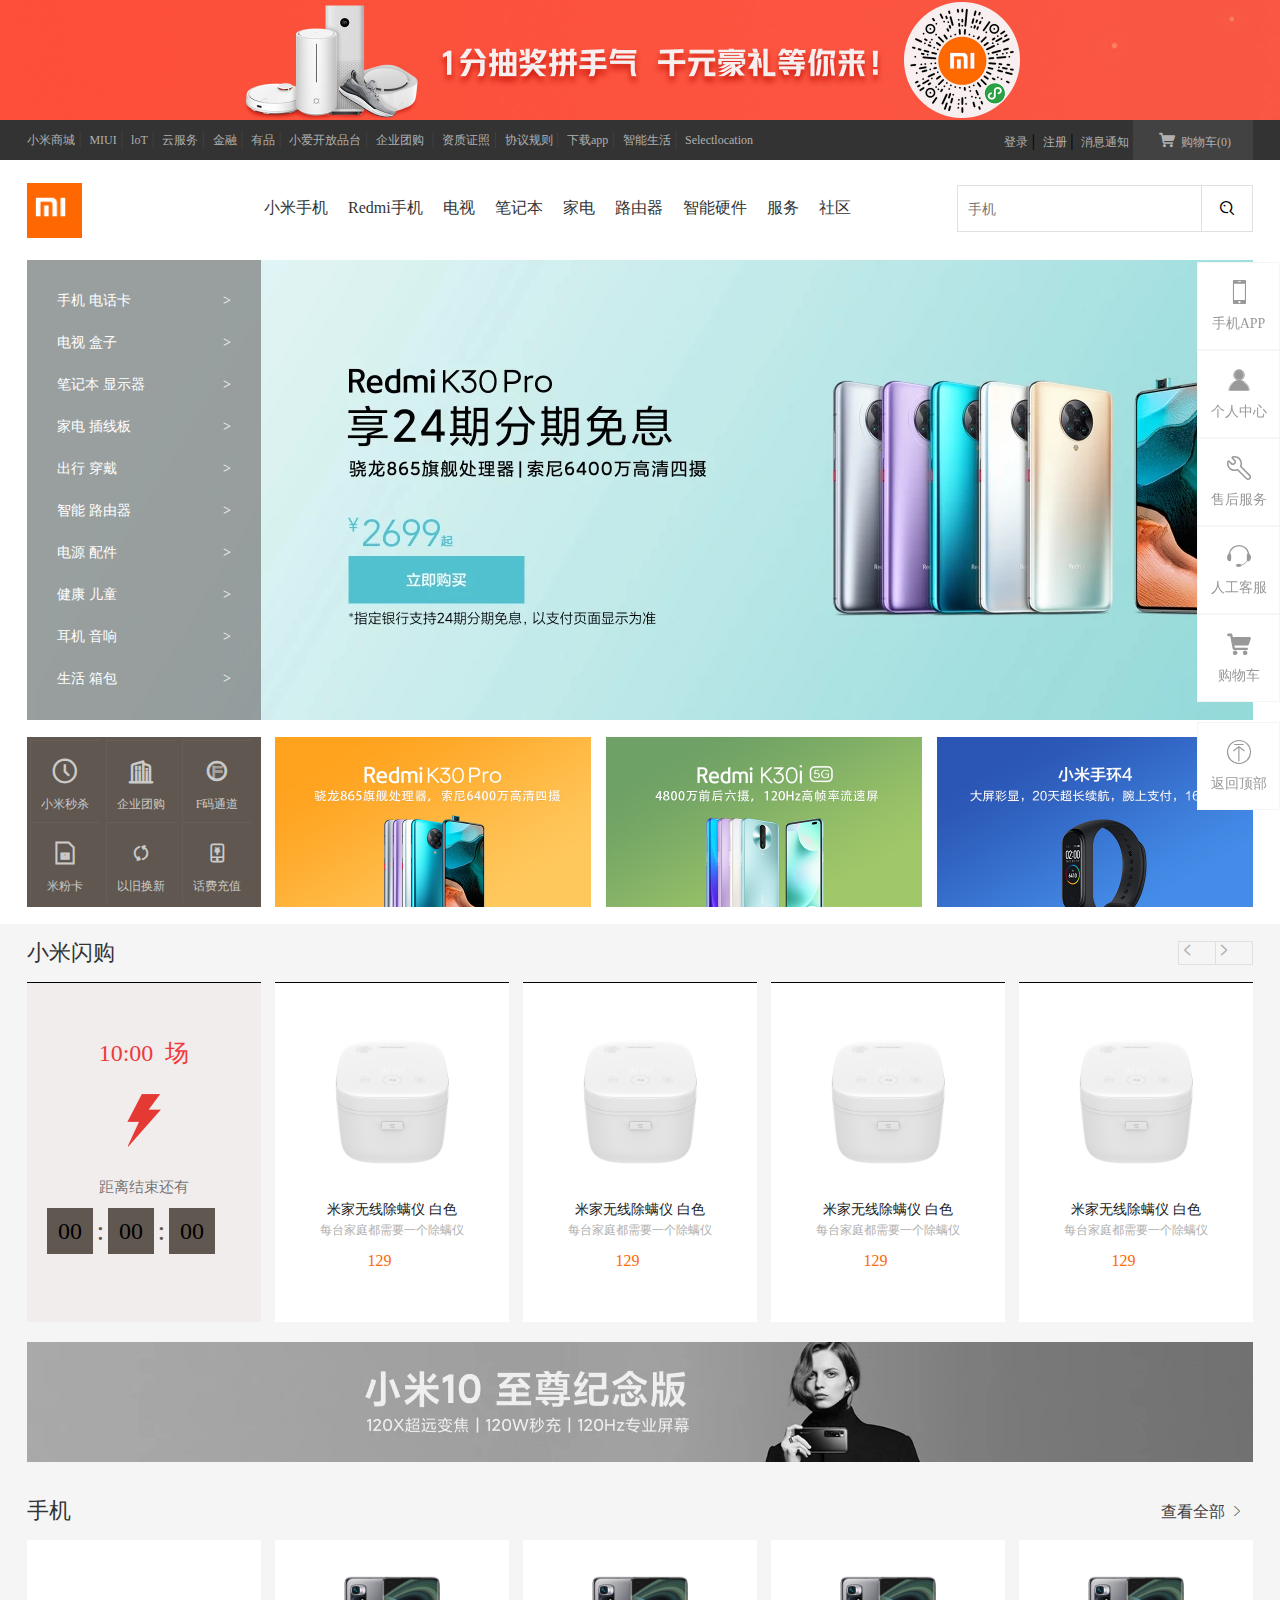
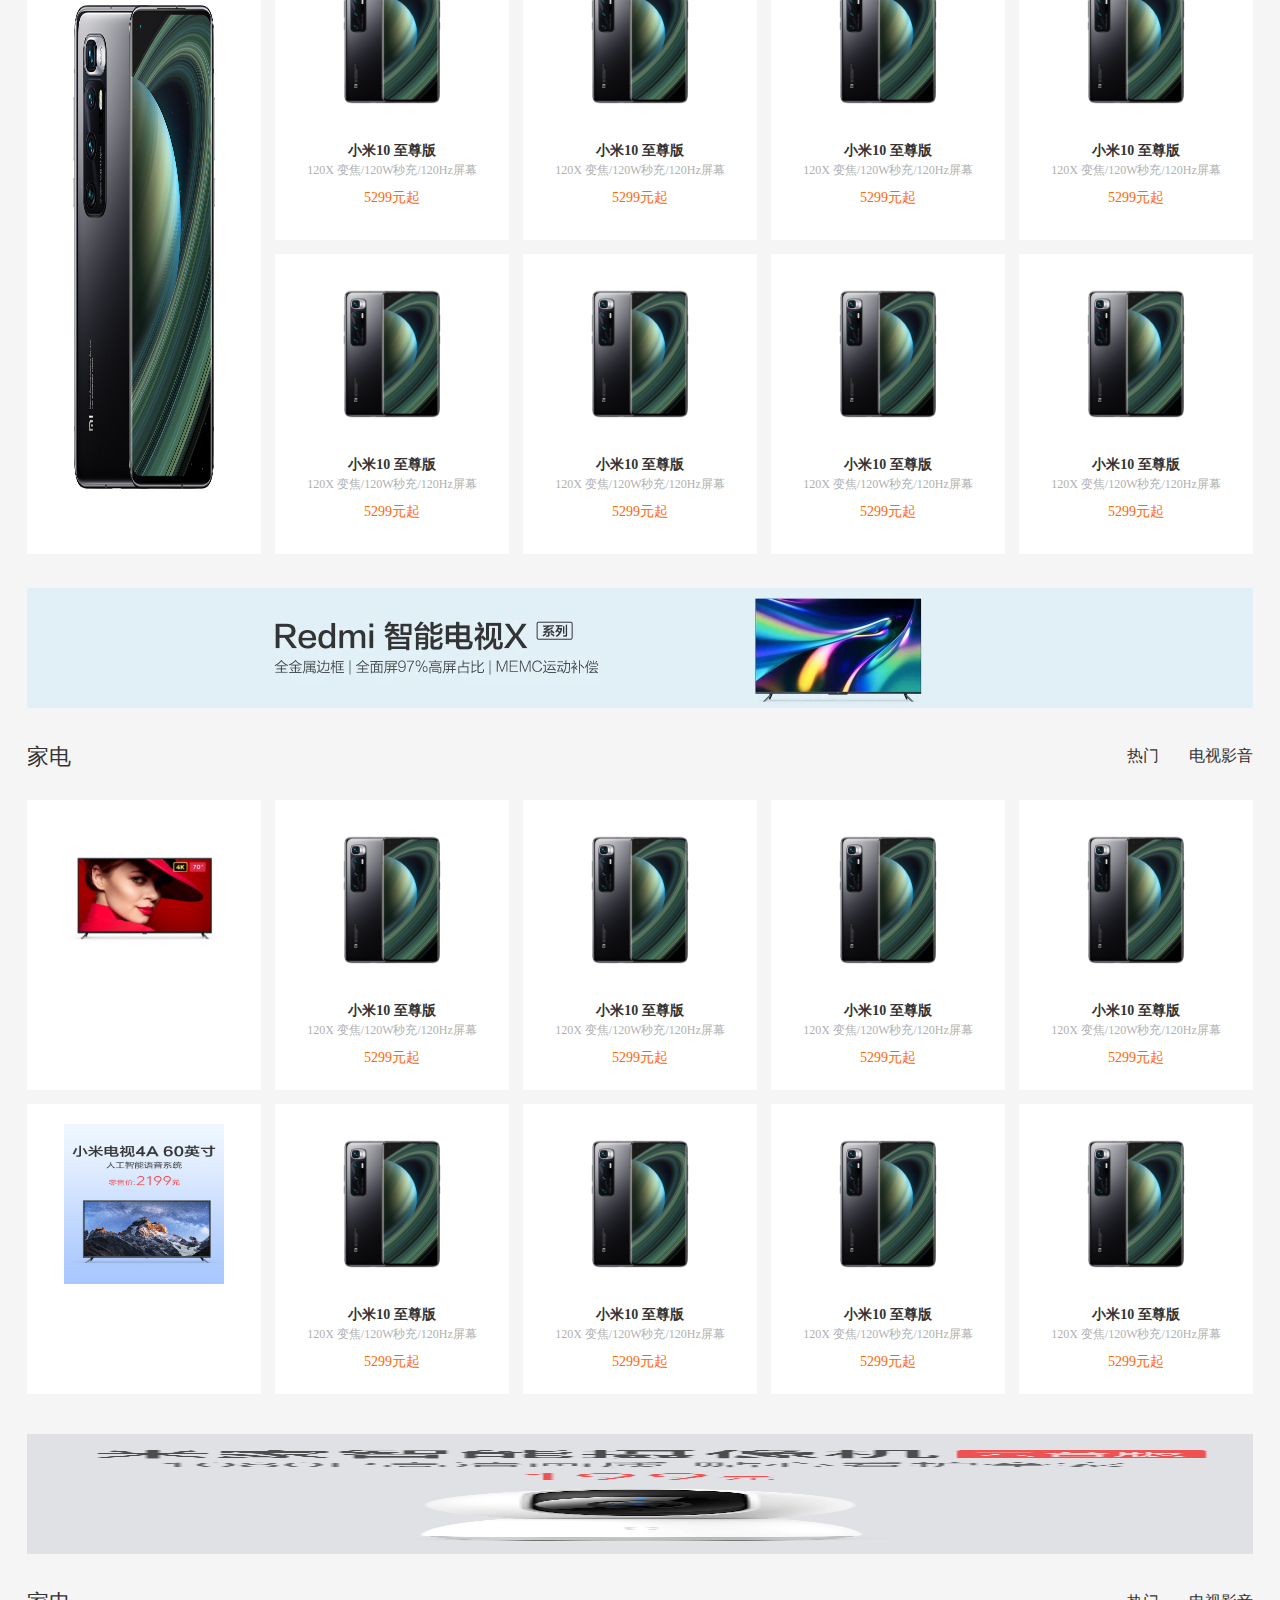
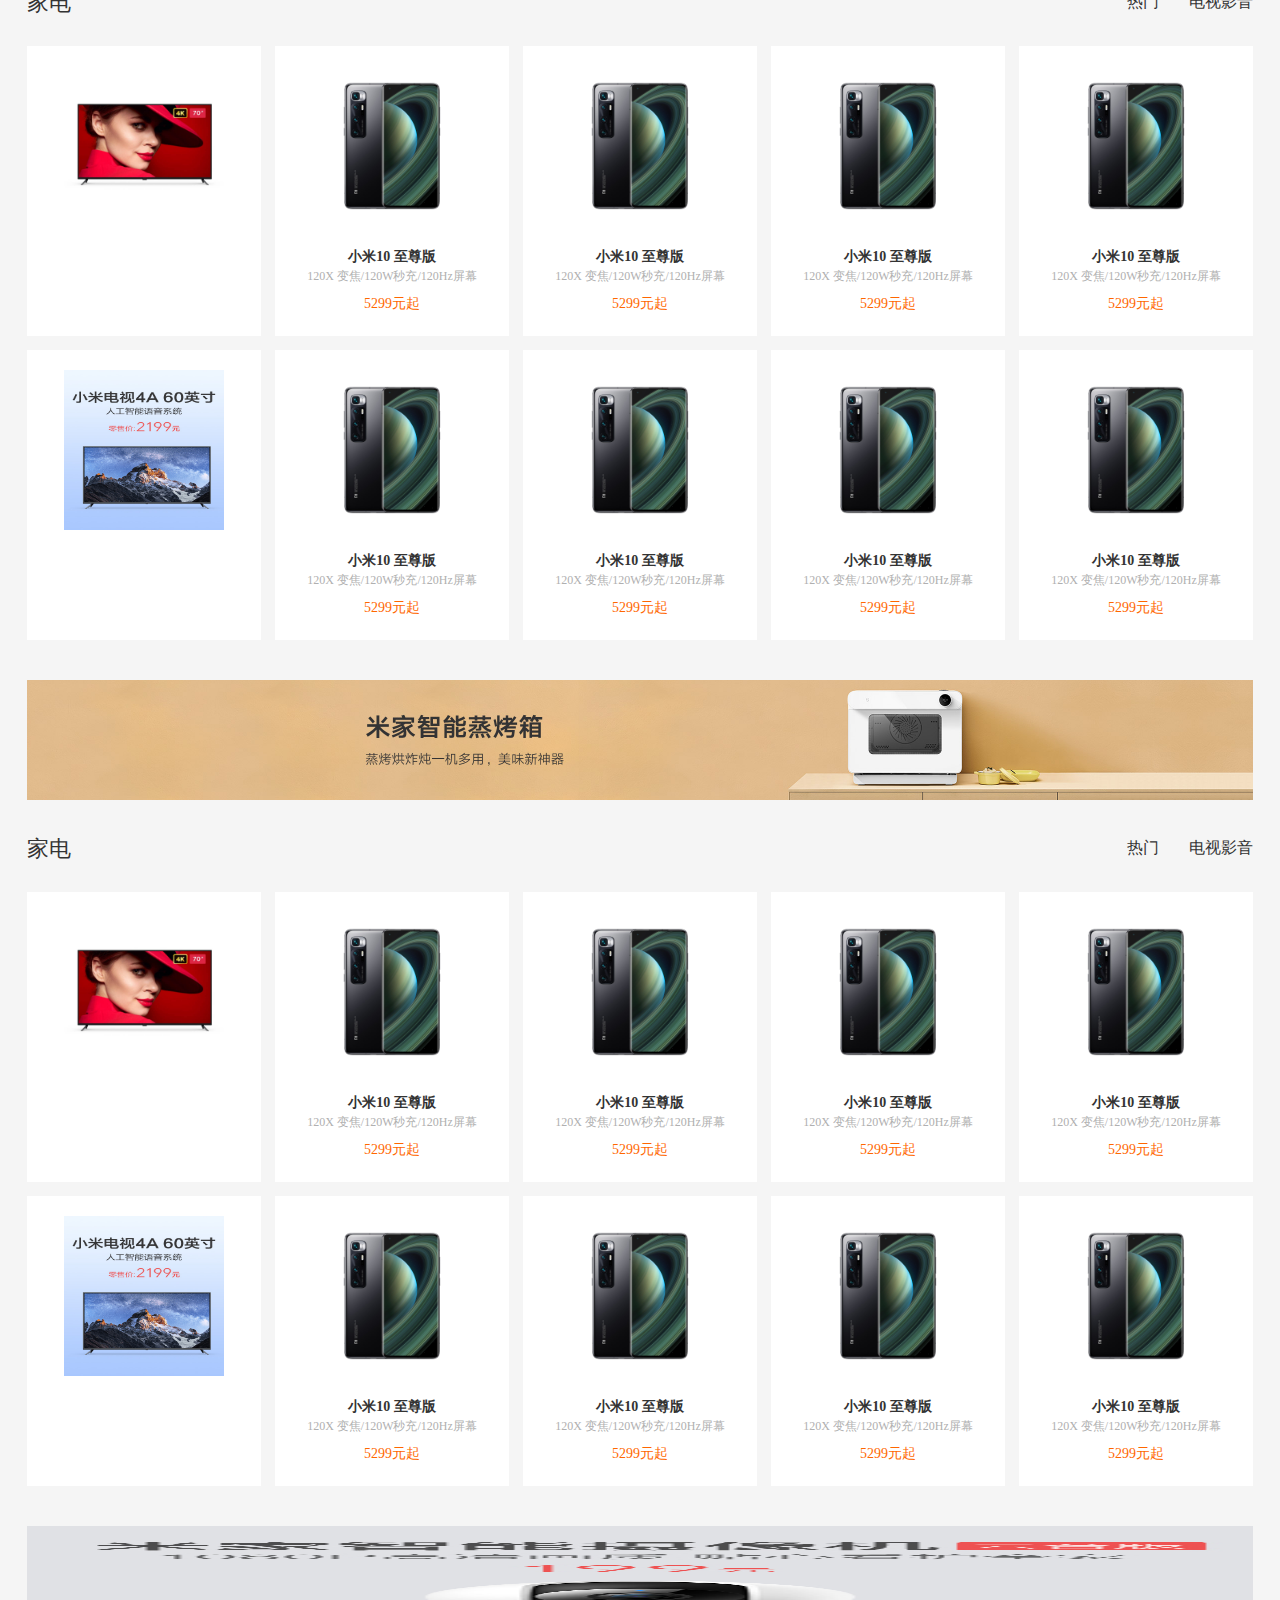
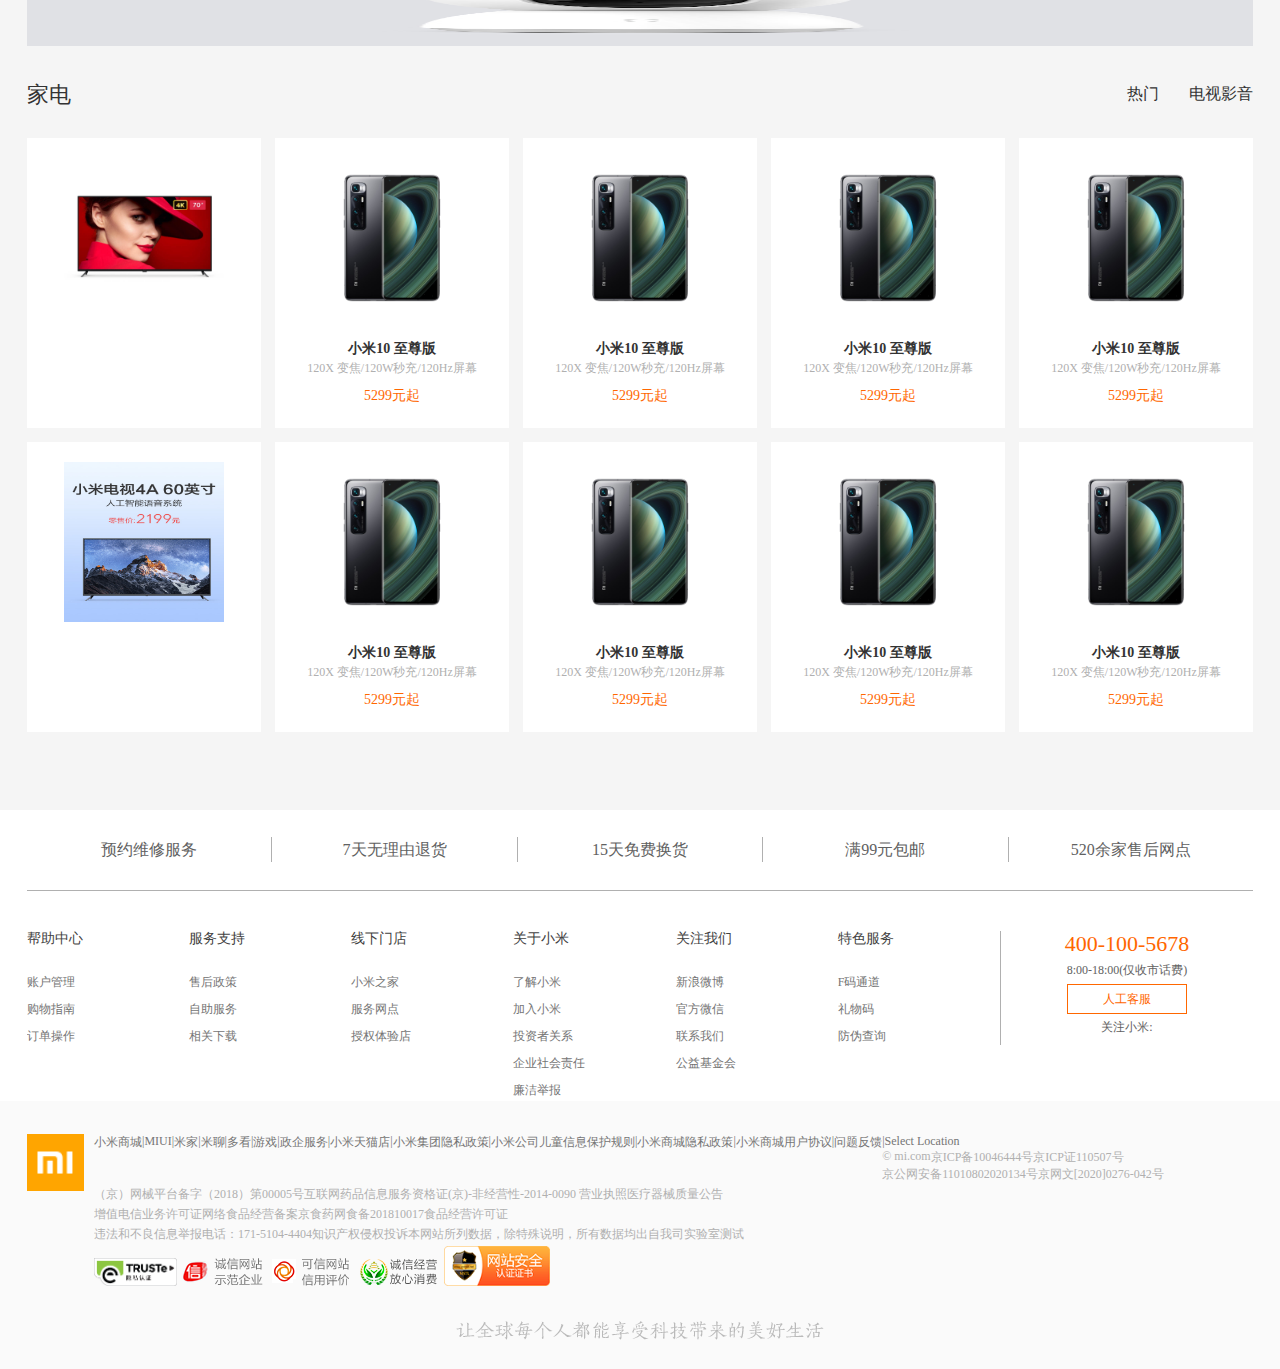
<file: src/html/index.html>
<!DOCTYPE html>
<html lang="en">

<head>
    <meta charset="UTF-8">
    <meta name="viewport" content="width=device-width, initial-scale=1.0">
    <title>小米商城</title>
    <link rel="stylesheet" href="../styles/css/index.css">
    <link rel="stylesheet" href="../font-icon/iconfont.css">

</head>

<body>
    <div id="header"></div>
    <div id="nav">
        <div id="center">
            <div id="left">
                <a href="jsvascript:;">小米商城 </a><span>|</span>

                <a href="jsvascript:;">MIUI</a><span>|</span>

                <a href="jsvascript:;">loT</a><span>|</span>

                <a href="jsvascript:;">云服务</a><span>|</span>

                <a href="jsvascript:;">金融</a><span>|</span>

                <a href="jsvascript:;">有品</a><span>|</span>

                <a href="jsvascript:;">小爱开放品台</a><span>|</span>

                <a href="jsvascript:;">企业团购</a> <span>|</span>

                <a href="jsvascript:;">资质证照 </a><span>|</span>

                <a href="jsvascript:;">协议规则 </a><span>|</span>

                <a href="jsvascript:;">下载app 
                   
                  <span class="xiala">   
                       <img src="../images/download.png" alt="">
                    小米商城APP
                </span>
                    
                </a><span>|</span>

                <a href="jsvascript:;">智能生活 </a><span>|</span>

                <a href="jsvascript:;">Selectlocation </a>

            </div>
            <div id="right">
                <a href="denglu.html">登录 </a><span>|</span>
                <a href="zhuce.html">注册 </a><span>|</span>
                <a href="jsvascript:;">消息通知 </a>
                <a href="shopcar.html"> <span class="iconfont icon-gouwuche"></span> 购物车(0) </a>
            </div>
        </div>

    </div>
    <div id="next-header">
        <div id="container">
            <div id="header-logo">
                <div id="logo">
                    <a href="javascript:;">
                        <img src="../images/mi-home.png" alt="">
                        <img src="../images/mi-logo.png" alt="">
                    </a>
                </div>
            </div>
            <div id="nav-list">
                <ul>
                    <li></li>
                    <li>
                        <a href="javascript:;">小米手机</a></li>
                    <li>
                        <a href="javascript:;">Redmi手机</a></li>
                    <li>
                        <a href="javascript:;">电视</a></li>
                    <li>
                        <a href="javascript:;">笔记本</a></li>
                    <li>
                        <a href="javascript:;">家电</a></li>
                    <li>
                        <a href="javascript:;">路由器</a></li>
                    <li>
                        <a href="javascript:;">智能硬件</a></li>

                    <li>
                        <a href="javascript:;">服务</a></li>
                    <li>
                        <a href="javascript:;">社区</a></li>
                </ul>

            </div>
            <div id="rightinput">
                <input type="text" value="手机">
                <div class="lass">
                    <span class="iconfont icon-search"></span>
                </div>
            </div>
        </div>
    </div>

    <div id="guide">
        <div id="guide-left">
            <ul>
                <li>
                    <a href="">
                        <div id="guide-left-left">手机 电话卡 <span>></span></div>
                    </a>
                </li>
                <li>
                    <a href="">
                        <div id="guide-left-left">电视 盒子 <span>></span></div>
                    </a>
                </li>
                <li>
                    <a href="">
                        <div id="guide-left-left">笔记本 显示器 <span>></span></div>
                    </a>
                </li>
                <li>
                    <a href="">
                        <div id="guide-left-left">家电 插线板<span>></span></div>
                    </a>
                </li>
                <li>
                    <a href="">
                        <div id="guide-left-left">出行 穿戴 <span>></span></div>
                    </a>
                </li>
                <li>
                    <a href="">
                        <div id="guide-left-left">智能 路由器 <span>></span></div>
                    </a>
                </li>
                <li>
                    <a href="">
                        <div id="guide-left-left">电源 配件 <span>></span></div>
                    </a>
                </li>
                <li>
                    <a href="">
                        <div id="guide-left-left">健康 儿童<span>></span></div>
                    </a>
                </li>
                <li>
                    <a href="">
                        <div id="guide-left-left">耳机 音响 <span>></span></div>
                    </a>
                </li>
                <li>
                    <a href="">
                        <div id="guide-left-left">生活 箱包<span>></span></div>
                    </a>
                </li>



            </ul>
        </div>
    </div>
    <!-- //这是小米秒杀 -->
    <div id="parttwo">

        <ul>
            <li>
                <a href="javascript:;">
                    <span class="iconfont icon-shizhong"></span>
                    <p> 小米秒杀</p>
                </a>
            </li>
            <li>
                <a href="javascript:;">
                    <span class="iconfont icon-jianzhu"></span>
                    <p>企业团购</p>
                </a>
            </li>
            <li>
                <a href="javascript:;">
                    <span class="iconfont icon-Fma"></span>

                    <p>F码通道</p>
                </a>
            </li>
            <li>
                <a href="javascript:;">
                    <span class="iconfont icon-SIMka"></span>

                    <p>米粉卡</p>
                </a>
            </li>
            <li>
                <a href="javascript:;">
                    <span class="iconfont icon-icon-_yijiuhuanxin
                    "></span>

                    <p>以旧换新</p>
                </a>
            </li>
            <li>
                <a href="javascript:;">
                    <span class="iconfont icon-chonghuafei"></span>

                    <p>话费充值</p>
                </a>
            </li>


        </ul>
        <img src="../images/news-1.jpg" alt="">
        <img src="../images/news-2.jpg" alt="">
        <img src="../images/miaogou.jpg" alt="">
    </div>
    <div id="partthree">
        <!-- 这是接着小米闪购后面做的   这个的高度没有写  所以接下来的都在这写 -->
        <div id="partthree-first">
            <!-- 小米闪购 -->
            <div id="partthree-first-top">
                <div id="title">
                    小米闪购
                    <li>
                        <a href="javascript:;">
                            <span class="iconfont icon-youkuohao"></span>
                        </a>
                    </li>
                    <li>
                        <a href="javascript:;">
                            <span class="iconfont icon-jiankuohao-xi-zuo"></span>
                        </a>
                    </li>
                </div>
                <div id="partfour">
                    <ul>
                        <li>
                            <div id="round">10:00&nbsp; 场</div>
                            <img class=" first-img " src="../images/shangou3.jpg " alt=" ">
                            <div id="span1">距离结束还有</div>
                            <span>00</span>
                            <i>:</i>
                            <span>00</span>
                            <i>:</i>
                            <span>00</span>
                        </li>
                        <li>
                            <a href="javascript:; "> <img src="../images/shangou.jpg " alt=" ">
                                <h3 id="ziti">米家无线除螨仪 白色</h3>
                                <p id="desc">每台家庭都需要一个除螨仪</p>
                                <p id="price">129</p>
                                <del>129</del>
                            </a>
                        </li>
                        <li>
                            <a href="javascript:; "> <img src="../images/shangou.jpg " alt=" ">
                                <h3 id="ziti">米家无线除螨仪 白色</h3>
                                <p id="desc">每台家庭都需要一个除螨仪</p>
                                <p id="price">129</p>
                                <del>129</del>
                            </a>
                        </li>
                        <li>
                            <a href="javascript:; "> <img src="../images/shangou.jpg " alt=" ">
                                <h3 id="ziti">米家无线除螨仪 白色</h3>
                                <p id="desc">每台家庭都需要一个除螨仪</p>
                                <p id="price">129</p>
                                <del>129</del>
                            </a>
                        </li>
                        <li>
                            <a href="javascript:; "> <img src="../images/shangou.jpg " alt=" ">
                                <h3 id="ziti">米家无线除螨仪 白色</h3>
                                <p id="desc">每台家庭都需要一个除螨仪</p>
                                <p id="price">129</p>
                                <del>129</del>
                            </a>
                        </li>
                    </ul>
                </div>

            </div>
        </div>
        <div id="partfive">
            <img src="../images/shouji.jpg" alt="">
        </div>
        <div id="partsix">
            <div id="partsix-top">
                <h2 id="title">手机</h2>
                <div id="partsix-top-right">
                    <a href="javascript:;">查看全部
                        <span class="iconfont icon-youkuohao"></span>
                    </a>
                </div>
            </div>
            <div id="partsix-bottom">
                <div id="partsix-bottom-left">
                    <a href="javascript:;"><img src="../images/phone.jpg" alt=""></a>
                </div>
                <div id="partsix-bottom-right">
                    <ul>
                        <li>
                            <a href="javascript:;">
                                <img src="../images/phone1.jpg" alt="">
                                <h2>小米10&nbsp;至尊版</h2>
                                <p>120X 变焦/120W秒充/120Hz屏幕</p>
                                <p>
                                    5299元起
                                </p>
                            </a>
                        </li>
                        <li>
                            <a href="javascript:;">
                                <img src="../images/phone1.jpg" alt="">
                                <h2>小米10&nbsp;至尊版</h2>
                                <p>120X 变焦/120W秒充/120Hz屏幕</p>
                                <p>
                                    5299元起
                                </p>
                            </a>
                        </li>
                        <li>
                            <a href="javascript:;">
                                <img src="../images/phone1.jpg" alt="">
                                <h2>小米10&nbsp;至尊版</h2>
                                <p>120X 变焦/120W秒充/120Hz屏幕</p>
                                <p>
                                    5299元起
                                </p>
                            </a>
                        </li>
                        <li>
                            <a href="javascript:;">
                                <img src="../images/phone1.jpg" alt="">
                                <h2>小米10&nbsp;至尊版</h2>
                                <p>120X 变焦/120W秒充/120Hz屏幕</p>
                                <p>
                                    5299元起
                                </p>
                            </a>
                        </li>
                        <li>
                            <a href="javascript:;">
                                <img src="../images/phone1.jpg" alt="">
                                <h2>小米10&nbsp;至尊版</h2>
                                <p>120X 变焦/120W秒充/120Hz屏幕</p>
                                <p>
                                    5299元起
                                </p>
                            </a>
                        </li>
                        <li>
                            <a href="javascript:;">
                                <img src="../images/phone1.jpg" alt="">
                                <h2>小米10&nbsp;至尊版</h2>
                                <p>120X 变焦/120W秒充/120Hz屏幕</p>
                                <p>
                                    5299元起
                                </p>
                            </a>
                        </li>
                        <li>
                            <a href="javascript:;">
                                <img src="../images/phone1.jpg" alt="">
                                <h2>小米10&nbsp;至尊版</h2>
                                <p>120X 变焦/120W秒充/120Hz屏幕</p>
                                <p>
                                    5299元起
                                </p>
                            </a>
                        </li>
                        <li>
                            <a href="javascript:;">
                                <img src="../images/phone1.jpg" alt="">
                                <h2>小米10&nbsp;至尊版</h2>
                                <p>120X 变焦/120W秒充/120Hz屏幕</p>
                                <p>
                                    5299元起
                                </p>
                            </a>
                        </li>

                    </ul>
                </div>
            </div>
        </div>
        <div id="partfive">
            <img src="../images/dianshi.jpg" alt="">
        </div>

        <!-- 手机页面 -->
        <!-- 开头页面 -->
        <div id="top">
            <h2 id="title">家电</h2>
            <div id="right">
                <ul>
                    <li>电视影音</li>
                    <li>热门</li>
                </ul>
            </div>
        </div>

        <!-- 这是头下面的照片 -->
        <div id="partseven">
            <div id="partseven-bottom">
                <ul>
                    <li>
                        <a href="javascript:;">
                            <img src="../images/tv.jpg" alt="">
                        </a>
                    </li>
                    <li>
                        <a href="javascript:;">
                            <img src="../images/phone1.jpg" alt="">
                            <h2>小米10&nbsp;至尊版</h2>
                            <p>120X 变焦/120W秒充/120Hz屏幕</p>
                            <p>
                                5299元起
                            </p>
                        </a>
                    </li>
                    <li>
                        <a href="javascript:;">
                            <img src="../images/phone1.jpg" alt="">
                            <h2>小米10&nbsp;至尊版</h2>
                            <p>120X 变焦/120W秒充/120Hz屏幕</p>
                            <p>
                                5299元起
                            </p>
                        </a>
                    </li>
                    <li>
                        <a href="javascript:;">
                            <img src="../images/phone1.jpg" alt="">
                            <h2>小米10&nbsp;至尊版</h2>
                            <p>120X 变焦/120W秒充/120Hz屏幕</p>
                            <p>
                                5299元起
                            </p>
                        </a>
                    </li>
                    <li>
                        <a href="javascript:;">
                            <img src="../images/phone1.jpg" alt="">
                            <h2>小米10&nbsp;至尊版</h2>
                            <p>120X 变焦/120W秒充/120Hz屏幕</p>
                            <p>
                                5299元起
                            </p>
                        </a>
                    </li>
                    <li>
                        <a href="javascript:;">
                            <img src="../images/tv1.jpg" alt="">

                        </a>
                    </li>
                    <li>
                        <a href="javascript:;">
                            <img src="../images/phone1.jpg" alt="">
                            <h2>小米10&nbsp;至尊版</h2>
                            <p>120X 变焦/120W秒充/120Hz屏幕</p>
                            <p>
                                5299元起
                            </p>
                        </a>
                    </li>
                    <li>
                        <a href="javascript:;">
                            <img src="../images/phone1.jpg" alt="">
                            <h2>小米10&nbsp;至尊版</h2>
                            <p>120X 变焦/120W秒充/120Hz屏幕</p>
                            <p>
                                5299元起
                            </p>
                        </a>
                    </li>
                    <li>
                        <a href="javascript:;">
                            <img src="../images/phone1.jpg" alt="">
                            <h2>小米10&nbsp;至尊版</h2>
                            <p>120X 变焦/120W秒充/120Hz屏幕</p>
                            <p>
                                5299元起
                            </p>
                        </a>
                    </li>

                    <li>
                        <a href="javascript:;">
                            <img src="../images/phone1.jpg" alt="">
                            <h2>小米10&nbsp;至尊版</h2>
                            <p>120X 变焦/120W秒充/120Hz屏幕</p>
                            <p>
                                5299元起
                            </p>
                        </a>
                    </li>

                </ul>
            </div>
        </div>

        <!--智能 -->
        <div id="partfive">
            <img src="../images/ai.jpg" alt="">
        </div>

        <div id="top">
            <h2 id="title">家电</h2>
            <div id="right">
                <ul>
                    <li>电视影音</li>
                    <li>热门</li>
                </ul>
            </div>
        </div>

        <div id="partseven">
            <div id="partseven-bottom">
                <ul>
                    <li>
                        <a href="javascript:;">
                            <img src="../images/tv.jpg" alt="">
                        </a>
                    </li>
                    <li>
                        <a href="javascript:;">
                            <img src="../images/phone1.jpg" alt="">
                            <h2>小米10&nbsp;至尊版</h2>
                            <p>120X 变焦/120W秒充/120Hz屏幕</p>
                            <p>
                                5299元起
                            </p>
                        </a>
                    </li>
                    <li>
                        <a href="javascript:;">
                            <img src="../images/phone1.jpg" alt="">
                            <h2>小米10&nbsp;至尊版</h2>
                            <p>120X 变焦/120W秒充/120Hz屏幕</p>
                            <p>
                                5299元起
                            </p>
                        </a>
                    </li>
                    <li>
                        <a href="javascript:;">
                            <img src="../images/phone1.jpg" alt="">
                            <h2>小米10&nbsp;至尊版</h2>
                            <p>120X 变焦/120W秒充/120Hz屏幕</p>
                            <p>
                                5299元起
                            </p>
                        </a>
                    </li>
                    <li>
                        <a href="javascript:;">
                            <img src="../images/phone1.jpg" alt="">
                            <h2>小米10&nbsp;至尊版</h2>
                            <p>120X 变焦/120W秒充/120Hz屏幕</p>
                            <p>
                                5299元起
                            </p>
                        </a>
                    </li>
                    <li>
                        <a href="javascript:;">
                            <img src="../images/tv1.jpg" alt="">

                        </a>
                    </li>
                    <li>
                        <a href="javascript:;">
                            <img src="../images/phone1.jpg" alt="">
                            <h2>小米10&nbsp;至尊版</h2>
                            <p>120X 变焦/120W秒充/120Hz屏幕</p>
                            <p>
                                5299元起
                            </p>
                        </a>
                    </li>
                    <li>
                        <a href="javascript:;">
                            <img src="../images/phone1.jpg" alt="">
                            <h2>小米10&nbsp;至尊版</h2>
                            <p>120X 变焦/120W秒充/120Hz屏幕</p>
                            <p>
                                5299元起
                            </p>
                        </a>
                    </li>
                    <li>
                        <a href="javascript:;">
                            <img src="../images/phone1.jpg" alt="">
                            <h2>小米10&nbsp;至尊版</h2>
                            <p>120X 变焦/120W秒充/120Hz屏幕</p>
                            <p>
                                5299元起
                            </p>
                        </a>
                    </li>

                    <li>
                        <a href="javascript:;">
                            <img src="../images/phone1.jpg" alt="">
                            <h2>小米10&nbsp;至尊版</h2>
                            <p>120X 变焦/120W秒充/120Hz屏幕</p>
                            <p>
                                5299元起
                            </p>
                        </a>
                    </li>

                </ul>
            </div>
        </div>

        <!-- 搭配 -->
        <div id="partfive">
            <img src="../images/other.jpg" alt="">
        </div>

        <div id="top">
            <h2 id="title">家电</h2>
            <div id="right">
                <ul>
                    <li>电视影音</li>
                    <li>热门</li>
                </ul>
            </div>
        </div>
        <div id="partseven">
            <div id="partseven-bottom">
                <ul>
                    <li>
                        <a href="javascript:;">
                            <img src="../images/tv.jpg" alt="">
                        </a>
                    </li>
                    <li>
                        <a href="javascript:;">
                            <img src="../images/phone1.jpg" alt="">
                            <h2>小米10&nbsp;至尊版</h2>
                            <p>120X 变焦/120W秒充/120Hz屏幕</p>
                            <p>
                                5299元起
                            </p>
                        </a>
                    </li>
                    <li>
                        <a href="javascript:;">
                            <img src="../images/phone1.jpg" alt="">
                            <h2>小米10&nbsp;至尊版</h2>
                            <p>120X 变焦/120W秒充/120Hz屏幕</p>
                            <p>
                                5299元起
                            </p>
                        </a>
                    </li>
                    <li>
                        <a href="javascript:;">
                            <img src="../images/phone1.jpg" alt="">
                            <h2>小米10&nbsp;至尊版</h2>
                            <p>120X 变焦/120W秒充/120Hz屏幕</p>
                            <p>
                                5299元起
                            </p>
                        </a>
                    </li>
                    <li>
                        <a href="javascript:;">
                            <img src="../images/phone1.jpg" alt="">
                            <h2>小米10&nbsp;至尊版</h2>
                            <p>120X 变焦/120W秒充/120Hz屏幕</p>
                            <p>
                                5299元起
                            </p>
                        </a>
                    </li>
                    <li>
                        <a href="javascript:;">
                            <img src="../images/tv1.jpg" alt="">

                        </a>
                    </li>
                    <li>
                        <a href="javascript:;">
                            <img src="../images/phone1.jpg" alt="">
                            <h2>小米10&nbsp;至尊版</h2>
                            <p>120X 变焦/120W秒充/120Hz屏幕</p>
                            <p>
                                5299元起
                            </p>
                        </a>
                    </li>
                    <li>
                        <a href="javascript:;">
                            <img src="../images/phone1.jpg" alt="">
                            <h2>小米10&nbsp;至尊版</h2>
                            <p>120X 变焦/120W秒充/120Hz屏幕</p>
                            <p>
                                5299元起
                            </p>
                        </a>
                    </li>
                    <li>
                        <a href="javascript:;">
                            <img src="../images/phone1.jpg" alt="">
                            <h2>小米10&nbsp;至尊版</h2>
                            <p>120X 变焦/120W秒充/120Hz屏幕</p>
                            <p>
                                5299元起
                            </p>
                        </a>
                    </li>

                    <li>
                        <a href="javascript:;">
                            <img src="../images/phone1.jpg" alt="">
                            <h2>小米10&nbsp;至尊版</h2>
                            <p>120X 变焦/120W秒充/120Hz屏幕</p>
                            <p>
                                5299元起
                            </p>
                        </a>
                    </li>

                </ul>
            </div>
        </div>

        <!-- 配件 -->

        <div id="partfive">
            <img src="../images/ai.jpg" alt="">
        </div>

        <div id="top">
            <h2 id="title">家电</h2>
            <div id="right">
                <ul>
                    <li>电视影音</li>
                    <li>热门</li>
                </ul>
            </div>
        </div>

        <div id="partseven">
            <div id="partseven-bottom">
                <ul>
                    <li>
                        <a href="javascript:;">
                            <img src="../images/tv.jpg" alt="">
                        </a>
                    </li>
                    <li>
                        <a href="javascript:;">
                            <img src="../images/phone1.jpg" alt="">
                            <h2>小米10&nbsp;至尊版</h2>
                            <p>120X 变焦/120W秒充/120Hz屏幕</p>
                            <p>
                                5299元起
                            </p>
                        </a>
                    </li>
                    <li>
                        <a href="javascript:;">
                            <img src="../images/phone1.jpg" alt="">
                            <h2>小米10&nbsp;至尊版</h2>
                            <p>120X 变焦/120W秒充/120Hz屏幕</p>
                            <p>
                                5299元起
                            </p>
                        </a>
                    </li>
                    <li>
                        <a href="javascript:;">
                            <img src="../images/phone1.jpg" alt="">
                            <h2>小米10&nbsp;至尊版</h2>
                            <p>120X 变焦/120W秒充/120Hz屏幕</p>
                            <p>
                                5299元起
                            </p>
                        </a>
                    </li>
                    <li>
                        <a href="javascript:;">
                            <img src="../images/phone1.jpg" alt="">
                            <h2>小米10&nbsp;至尊版</h2>
                            <p>120X 变焦/120W秒充/120Hz屏幕</p>
                            <p>
                                5299元起
                            </p>
                        </a>
                    </li>
                    <li>
                        <a href="javascript:;">
                            <img src="../images/tv1.jpg" alt="">

                        </a>
                    </li>
                    <li>
                        <a href="javascript:;">
                            <img src="../images/phone1.jpg" alt="">
                            <h2>小米10&nbsp;至尊版</h2>
                            <p>120X 变焦/120W秒充/120Hz屏幕</p>
                            <p>
                                5299元起
                            </p>
                        </a>
                    </li>
                    <li>
                        <a href="javascript:;">
                            <img src="../images/phone1.jpg" alt="">
                            <h2>小米10&nbsp;至尊版</h2>
                            <p>120X 变焦/120W秒充/120Hz屏幕</p>
                            <p>
                                5299元起
                            </p>
                        </a>
                    </li>
                    <li>
                        <a href="javascript:;">
                            <img src="../images/phone1.jpg" alt="">
                            <h2>小米10&nbsp;至尊版</h2>
                            <p>120X 变焦/120W秒充/120Hz屏幕</p>
                            <p>
                                5299元起
                            </p>
                        </a>
                    </li>

                    <li>
                        <a href="javascript:;">
                            <img src="../images/phone1.jpg" alt="">
                            <h2>小米10&nbsp;至尊版</h2>
                            <p>120X 变焦/120W秒充/120Hz屏幕</p>
                            <p>
                                5299元起
                            </p>
                        </a>
                    </li>

                </ul>
            </div>
        </div>

        <!-- 底部 -->

        <div id="top"></div>
        <!-- 最下面部分 -->
        <div id="dibu">
            <!-- //五个服务项 -->
            <ul id="fuwu">
                <li>
                    <a href="javascript:;"></a>预约维修服务</a>
                </li>
                <li>
                    <a href="javascript:;"></a>7天无理由退货</a>
                </li>
                <li>
                    <a href="javascript:;"></a>15天免费换货</a>
                </li>
                <li>
                    <a href="javascript:;"></a>满99元包邮</a>
                </li>
                <li>
                    <a href="javascript:;"></a>520余家售后网点</a>
                </li>
            </ul>
            <!-- //底部的帮助中心什么的 -->
            <div class="foot">
                <ul class="other">
                    <li>
                        <p><a href="javascript:;">帮助中心</a></p>
                        <ul>
                            <li><a href="javascript:;">账户管理</a></li>
                            <li><a href="javascript:;">购物指南</a></li>
                            <li><a href="javascript:;">订单操作</a></li>
                        </ul>
                    </li>
                    <li>
                        <p><a href="javascript:;">服务支持</a></p>
                        <ul>
                            <li><a href="javascript:;">售后政策</a></li>
                            <li><a href="javascript:;">自助服务</a></li>
                            <li><a href="javascript:;">相关下载</a></li>
                        </ul>
                    </li>
                    <li>
                        <p>
                            <a href="javascript:;">线下门店</a>
                        </p>
                        <ul>
                            <li><a href="javascript:;">小米之家</a></li>
                            <li><a href="javascript:;">服务网点</a></li>
                            <li><a href="javascript:;">授权体验店</a></li>
                        </ul>
                    </li>
                    <li>
                        <p><a href="javascript:;">关于小米</a></p>
                        <ul>
                            <li><a href="javascript:;">了解小米</a></li>
                            <li><a href="javascript:;">加入小米</a></li>
                            <li><a href="javascript:;">投资者关系</a></li>
                            <li><a href="javascript:;">企业社会责任</a></li>
                            <li><a href="javascript:;">廉洁举报</a></li>
                        </ul>
                    </li>
                    <li>
                        <p><a href="javascript:;">关注我们</a></p>
                        <ul>
                            <li><a href="javascript:;">新浪微博</a></li>
                            <li><a href="javascript:;">官方微信</a></li>
                            <li><a href="javascript:;">联系我们</a></li>
                            <li><a href="javascript:;">公益基金会</a></li>
                        </ul>
                    </li>
                    <li>
                        <p><a href="javascript:;">特色服务</a></p>
                        <ul>
                            <li><a href="javascript:;">F码通道</a></li>
                            <li><a href="javascript:;">礼物码</a></li>
                            <li><a href="javascript:;">防伪查询</a></li>
                        </ul>
                    </li>
                </ul>
                <div class="ask">
                    <h1>400-100-5678</h1>
                    <p>8:00-18:00(仅收市话费)</p>
                    <span>人工客服</span>
                    <p>关注小米:</p>

                </div>
            </div>
        </div>
        <!-- 最先面 -->
        <div class="about ">
            <div class="contain ">
                <div class="logo ">
                    <img src="../images/mi-logo.png " alt=" ">
                </div>
                <ul>
                    <li><a href=" ">小米商城</a></li>
                    <span>|</span>
                    <li><a href=" ">MIUI</a></li>
                    <span>|</span>
                    <li><a href=" ">米家</a></li>
                    <span>|</span>
                    <li><a href=" ">米聊</a></li>
                    <span>|</span>
                    <li><a href=" ">多看</a></li>
                    <span>|</span>
                    <li><a href=" ">游戏</a></li>
                    <span>|</span>
                    <li><a href=" ">政企服务</a></li>
                    <span>|</span>
                    <li><a href=" ">小米天猫店</a></li>
                    <span>|</span>
                    <li><a href=" ">小米集团隐私政策</a></li>
                    <span>|</span>
                    <li><a href=" ">小米公司儿童信息保护规则</a></li>
                    <span>|</span>
                    <li><a href=" ">小米商城隐私政策</a></li>
                    <span>|</span>
                    <li><a href=" ">小米商城用户协议</a></li>
                    <span>|</span>
                    <li><a href=" ">问题反馈</a></li>
                    <span>|</span>
                    <li><a href=" ">Select Location</a></li>
                </ul>
                <br>
                <div class="message ">
                    <p><a href=" ">&copy; mi.com</a></p>
                    京ICP证110507号
                    <p><a>京ICP备10046444号</a></p>
                    <p><a>京公网安备11010802020134号</a></p>
                    <p><a>京网文[2020]0276-042号</a></p>
                </div>
                <div class="message ">
                    <p><a>（京）网械平台备字（2018）第00005号</a></p>
                    <p><a>互联网药品信息服务资格证</a></p>
                    <p><a>(京)-非经营性-2014-0090 营业执照 </a></p>
                    <p><a>医疗器械质量公告</a></p>
                </div>
                <!-- <br> -->
                <div class="message ">
                    <p><a>增值电信业务许可证</a></p>
                    <p><a>网络食品经营备案</a></p>
                    <p><a>京食药网食备201810017</a></p>
                    <p><a>食品经营许可证</a></p>
                </div>
                <!-- <br> -->
                <div class="message ">
                    <p>违法和不良信息举报电话：171-5104-4404</p>
                    <p><a>知识产权侵权投诉</a></p>
                    本网站所列数据，除特殊说明，所有数据均出自我司实验室测试
                </div>

                <a href=" "><img src="../images/truste-1.png " alt=" "></a>
                <a href=" "><img src="../images/truste-2.png " alt=" "></a>
                <a href=" "><img src="../images/truste-3.png " alt=" "></a>
                <a href=" "><img src="../images/truste-4.png " alt=" "></a>
                <a href=" "><img src="../images/truste-5.png " alt=" " class="lastImg "></a>
            </div>

            <div class="end "><img src="../images/finish.png " alt=" "></div>
        </div>


    </div>

    <div id="rightguide">
        <a href="">
            <span class="iconfont icon-shouji"></span>
            <p>手机APP</p>
        </a>
        <a href="">
            <span class="iconfont icon-wodedangxuan"></span>
            <p>个人中心</p>
        </a>
        <a href="">
            <span class="iconfont icon-weixiu"></span>
            <p>售后服务</p>
        </a>
        <a href="">
            <span class="iconfont icon-ermai"></span>
            <p>人工客服</p>
        </a>
        <a href="./shopcar.html">
            <span class="iconfont icon-gouwuche"></span>
            <p>购物车</p>
        </a>
        <a href="javascript:;">
            <span class="iconfont icon-fanhuidingbu"></span>
            <p>返回顶部</p>
        </a>
    </div>
    <!-- 最后引入的js文件 -->
    <script src="../js/library/jquery.js" type="module"></script>
    <script src="../js/index.js" type="module"></script>

</body>

</html>
</file>
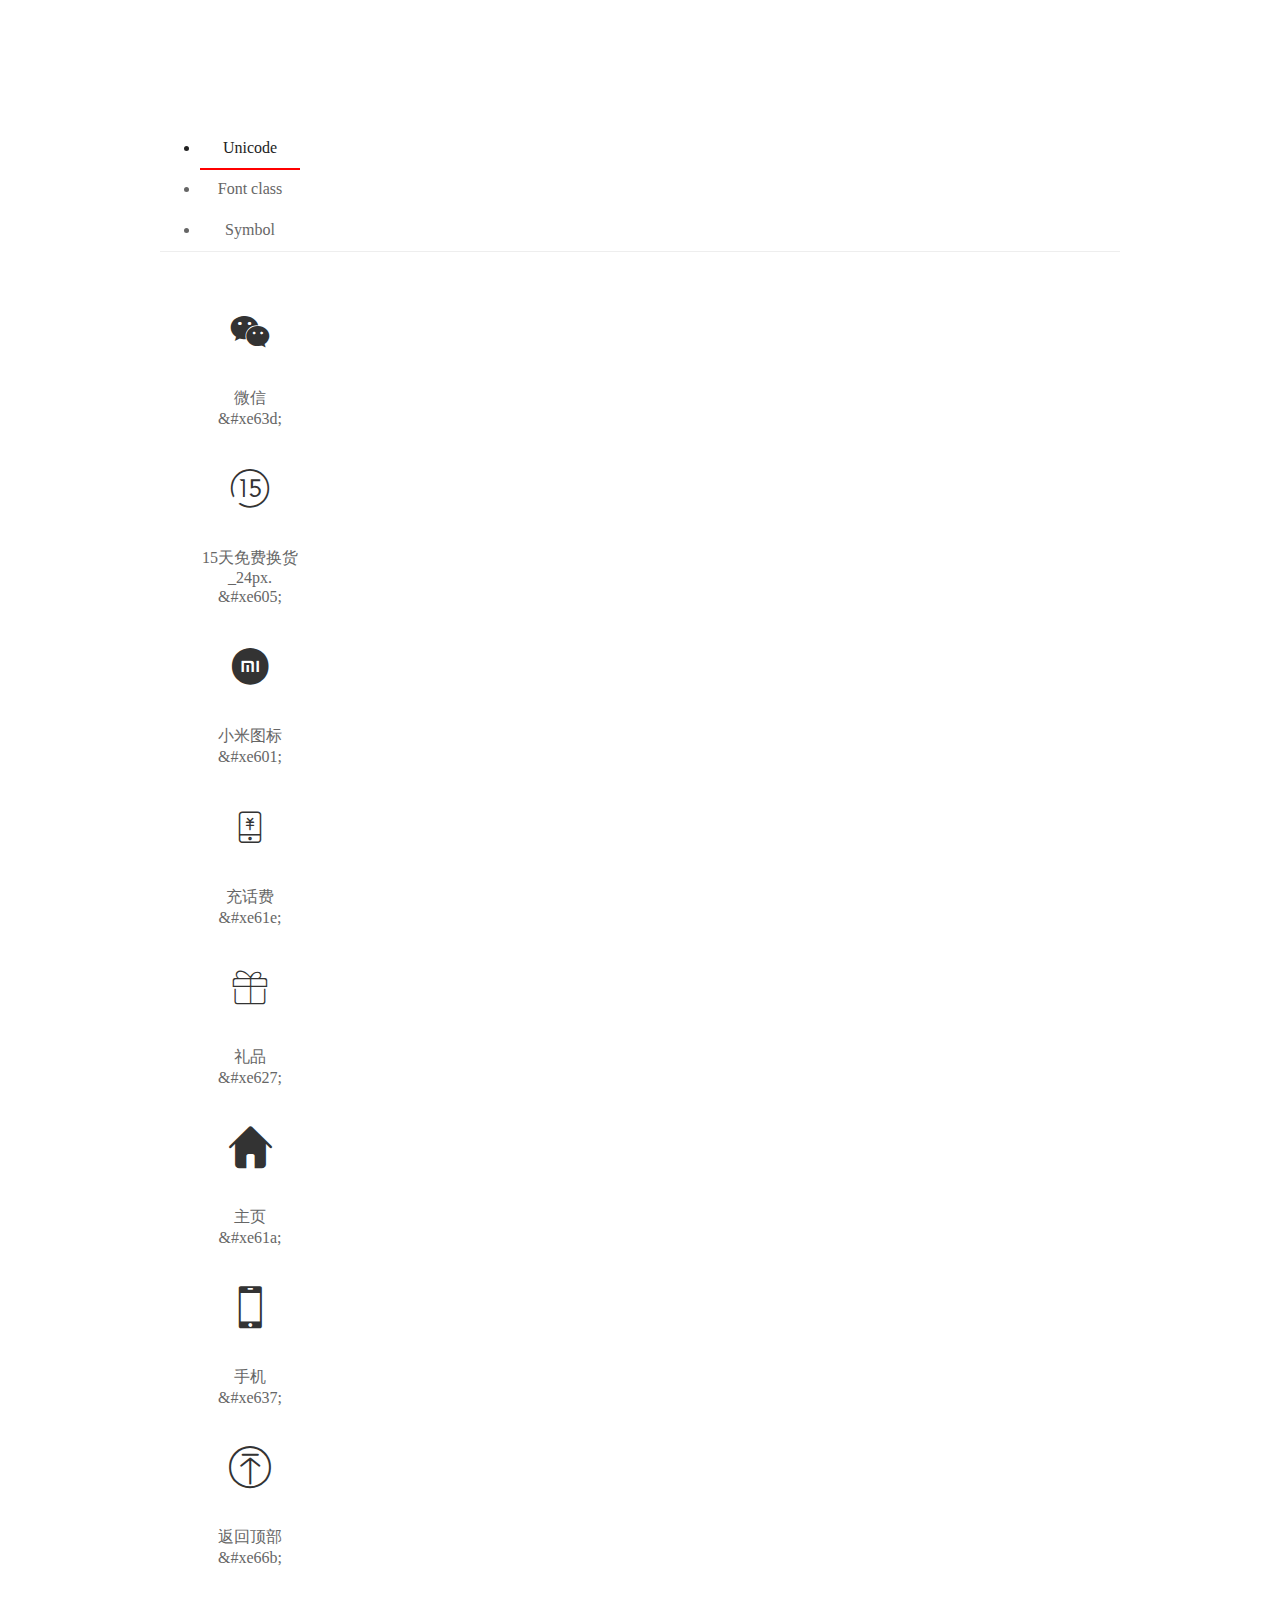
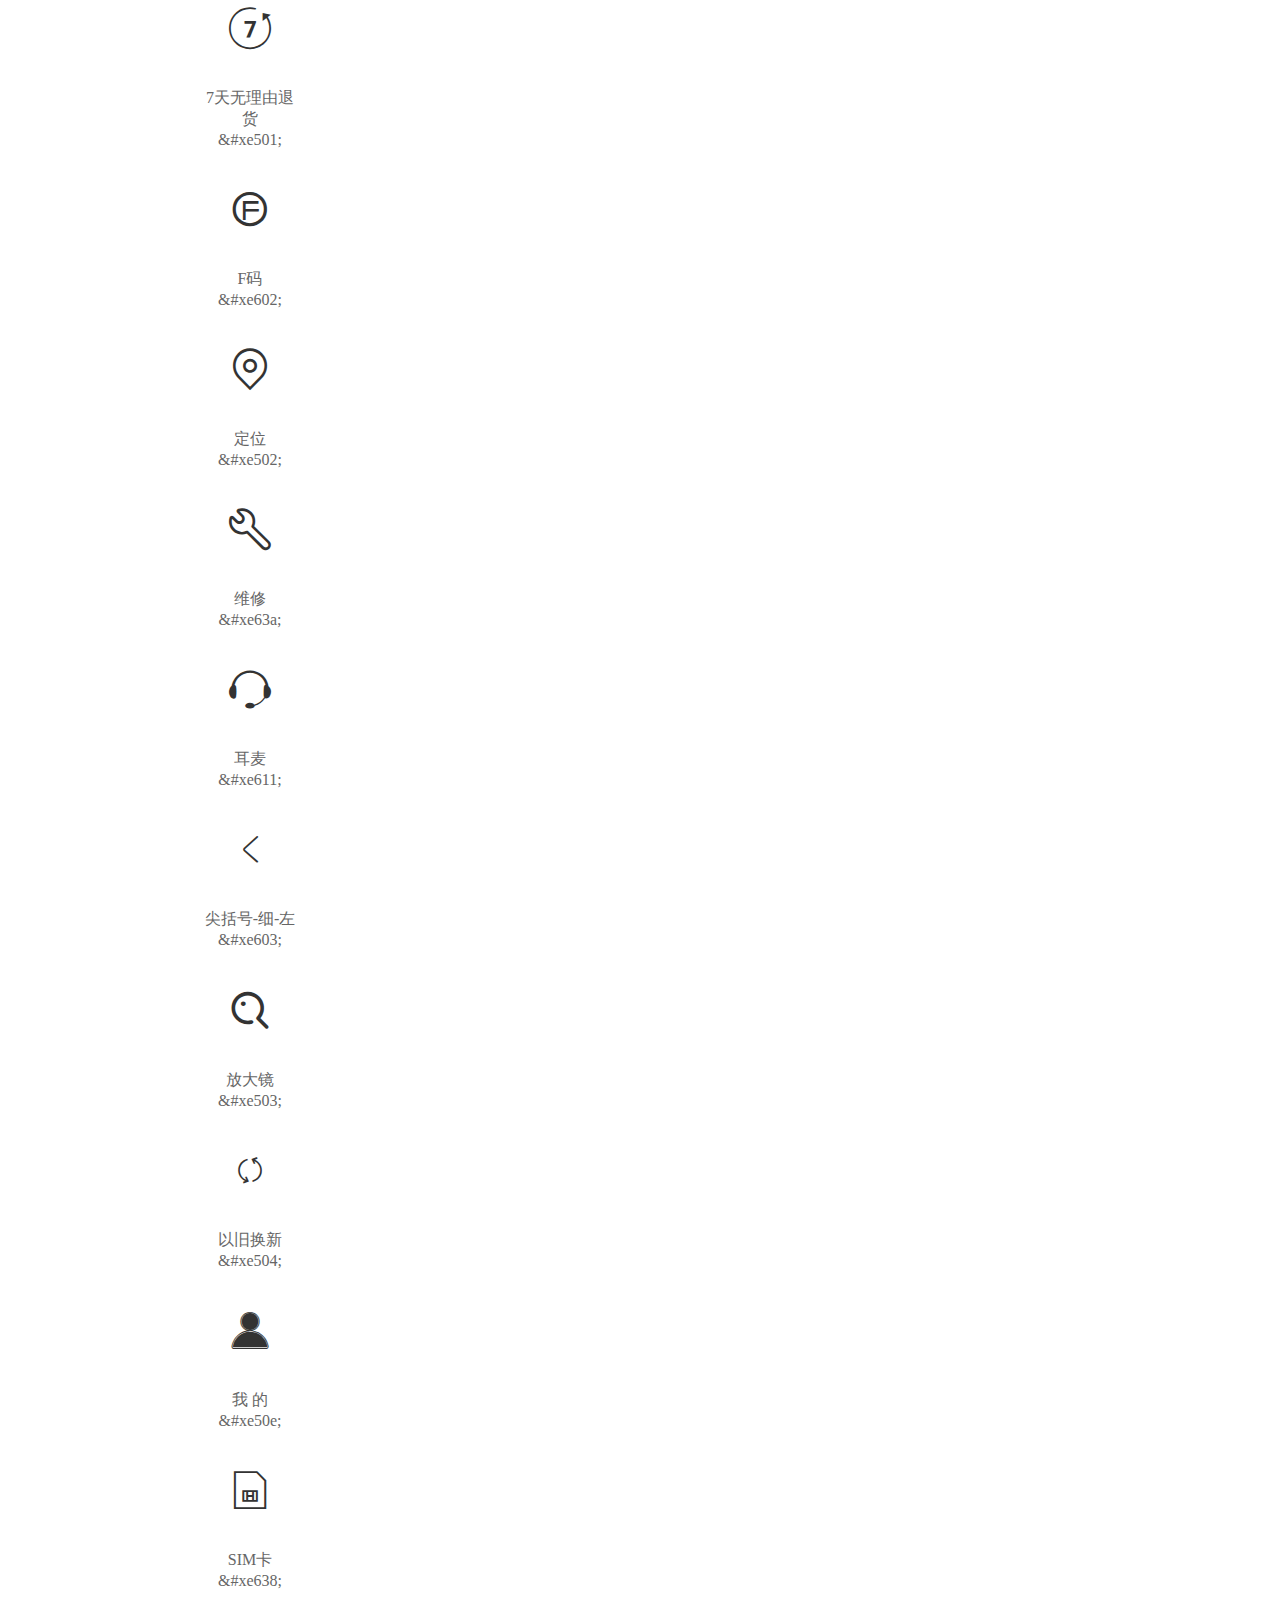
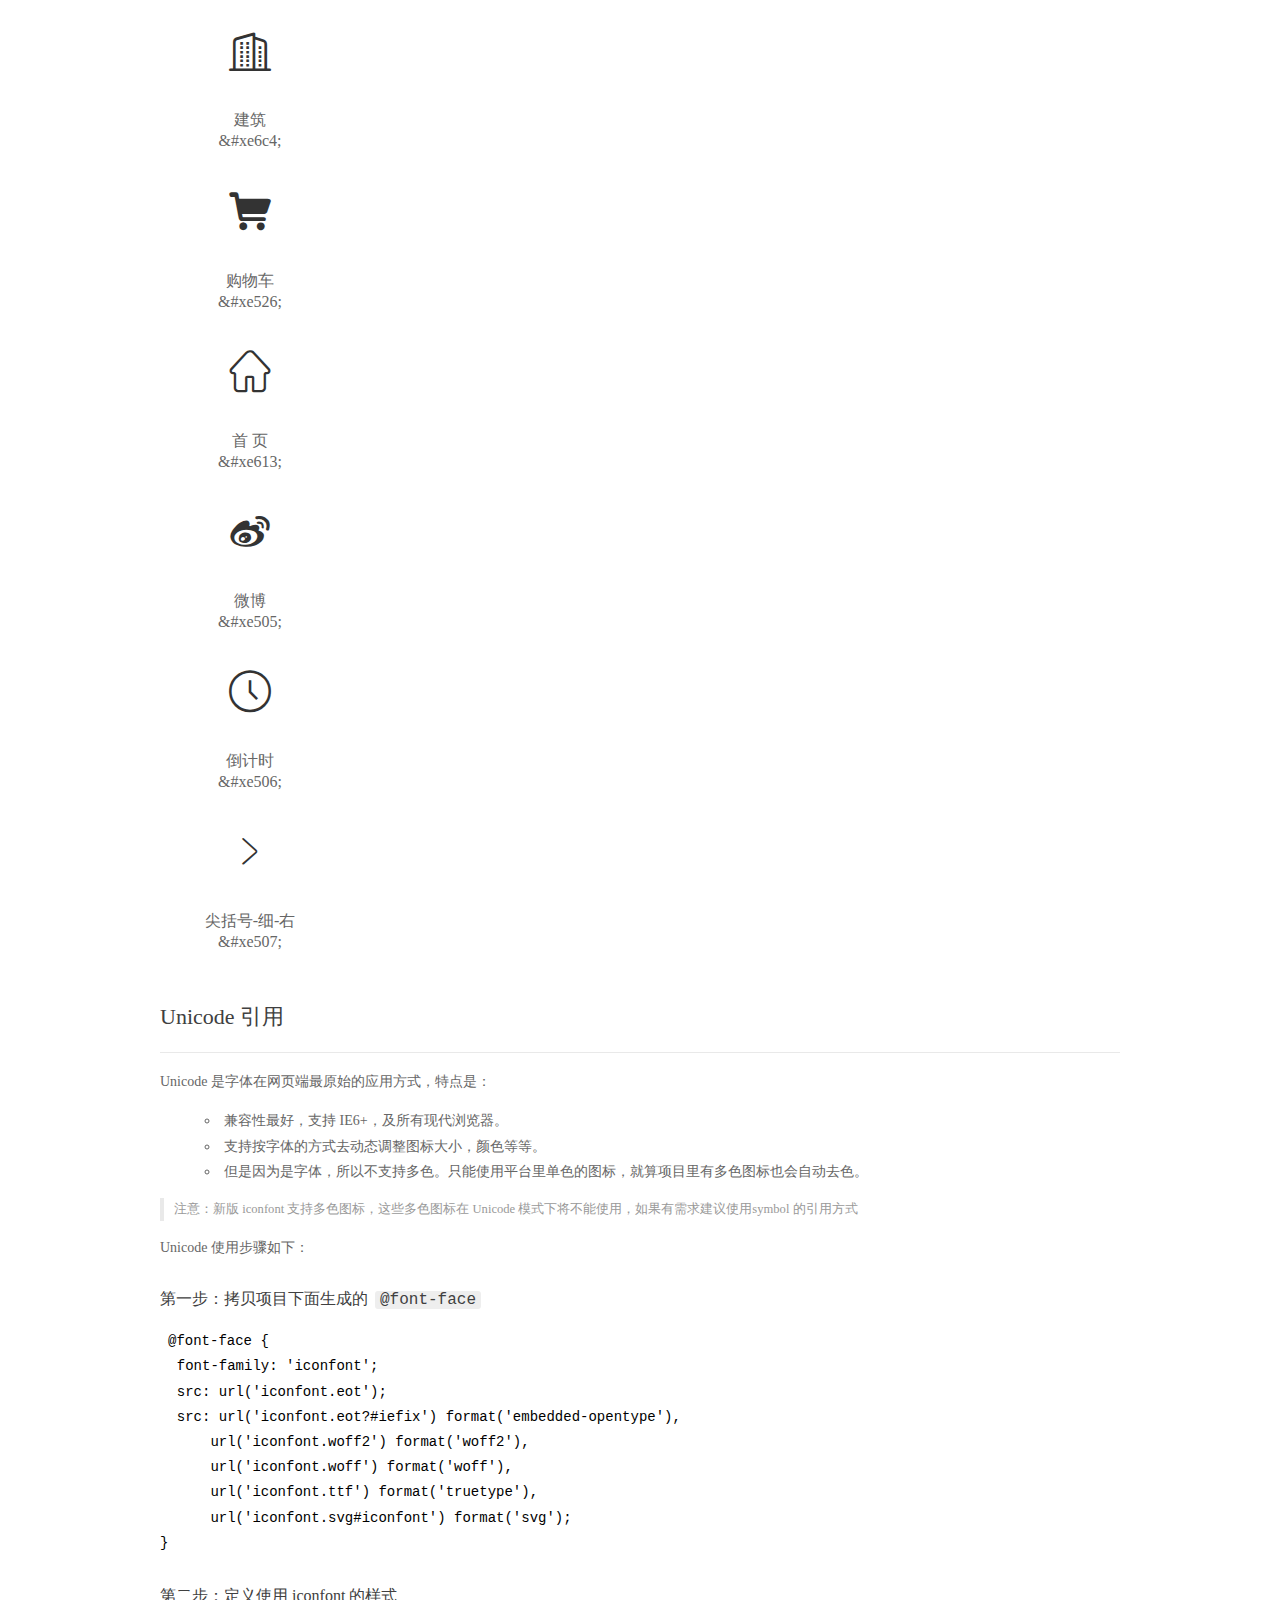
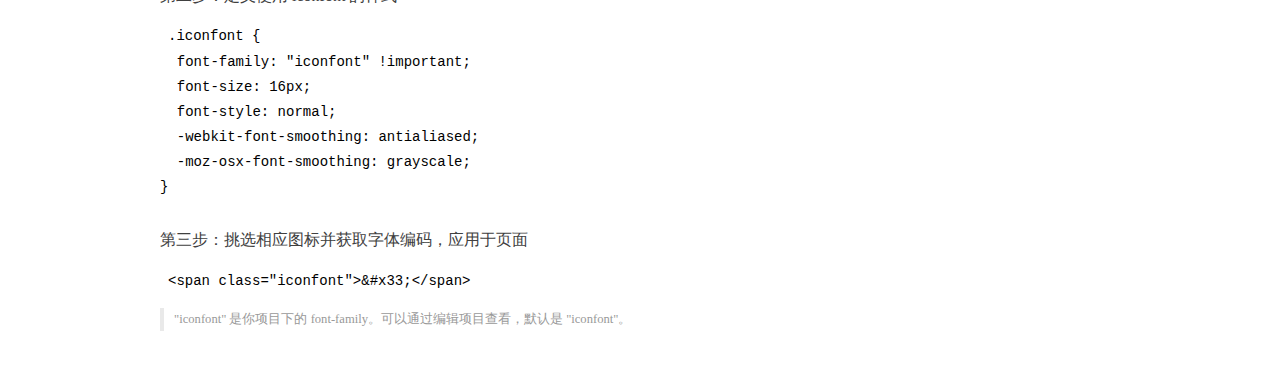
<file: src/font-icon/demo_index.html>
<!DOCTYPE html>
<html>
<head>
  <meta charset="utf-8"/>
  <title>IconFont Demo</title>
  <link rel="shortcut icon" href="https://img.alicdn.com/tps/i4/TB1_oz6GVXXXXaFXpXXJDFnIXXX-64-64.ico" type="image/x-icon"/>
  <link rel="stylesheet" href="https://g.alicdn.com/thx/cube/1.3.2/cube.min.css">
  <link rel="stylesheet" href="demo.css">
  <link rel="stylesheet" href="iconfont.css">
  <script src="iconfont.js"></script>
  <!-- jQuery -->
  <script src="https://a1.alicdn.com/oss/uploads/2018/12/26/7bfddb60-08e8-11e9-9b04-53e73bb6408b.js"></script>
  <!-- 代码高亮 -->
  <script src="https://a1.alicdn.com/oss/uploads/2018/12/26/a3f714d0-08e6-11e9-8a15-ebf944d7534c.js"></script>
</head>
<body>
  <div class="main">
    <h1 class="logo"><a href="https://www.iconfont.cn/" title="iconfont 首页" target="_blank">&#xe86b;</a></h1>
    <div class="nav-tabs">
      <ul id="tabs" class="dib-box">
        <li class="dib active"><span>Unicode</span></li>
        <li class="dib"><span>Font class</span></li>
        <li class="dib"><span>Symbol</span></li>
      </ul>
      
    </div>
    <div class="tab-container">
      <div class="content unicode" style="display: block;">
          <ul class="icon_lists dib-box">
          
            <li class="dib">
              <span class="icon iconfont">&#xe63d;</span>
                <div class="name">微信</div>
                <div class="code-name">&amp;#xe63d;</div>
              </li>
          
            <li class="dib">
              <span class="icon iconfont">&#xe605;</span>
                <div class="name">15天免费换货_24px.</div>
                <div class="code-name">&amp;#xe605;</div>
              </li>
          
            <li class="dib">
              <span class="icon iconfont">&#xe601;</span>
                <div class="name">小米图标</div>
                <div class="code-name">&amp;#xe601;</div>
              </li>
          
            <li class="dib">
              <span class="icon iconfont">&#xe61e;</span>
                <div class="name">充话费</div>
                <div class="code-name">&amp;#xe61e;</div>
              </li>
          
            <li class="dib">
              <span class="icon iconfont">&#xe627;</span>
                <div class="name">礼品</div>
                <div class="code-name">&amp;#xe627;</div>
              </li>
          
            <li class="dib">
              <span class="icon iconfont">&#xe61a;</span>
                <div class="name">主页</div>
                <div class="code-name">&amp;#xe61a;</div>
              </li>
          
            <li class="dib">
              <span class="icon iconfont">&#xe637;</span>
                <div class="name">手机</div>
                <div class="code-name">&amp;#xe637;</div>
              </li>
          
            <li class="dib">
              <span class="icon iconfont">&#xe66b;</span>
                <div class="name">返回顶部</div>
                <div class="code-name">&amp;#xe66b;</div>
              </li>
          
            <li class="dib">
              <span class="icon iconfont">&#xe501;</span>
                <div class="name">7天无理由退货</div>
                <div class="code-name">&amp;#xe501;</div>
              </li>
          
            <li class="dib">
              <span class="icon iconfont">&#xe602;</span>
                <div class="name">F码</div>
                <div class="code-name">&amp;#xe602;</div>
              </li>
          
            <li class="dib">
              <span class="icon iconfont">&#xe502;</span>
                <div class="name">定位</div>
                <div class="code-name">&amp;#xe502;</div>
              </li>
          
            <li class="dib">
              <span class="icon iconfont">&#xe63a;</span>
                <div class="name">维修</div>
                <div class="code-name">&amp;#xe63a;</div>
              </li>
          
            <li class="dib">
              <span class="icon iconfont">&#xe611;</span>
                <div class="name">耳麦</div>
                <div class="code-name">&amp;#xe611;</div>
              </li>
          
            <li class="dib">
              <span class="icon iconfont">&#xe603;</span>
                <div class="name">尖括号-细-左</div>
                <div class="code-name">&amp;#xe603;</div>
              </li>
          
            <li class="dib">
              <span class="icon iconfont">&#xe503;</span>
                <div class="name">放大镜</div>
                <div class="code-name">&amp;#xe503;</div>
              </li>
          
            <li class="dib">
              <span class="icon iconfont">&#xe504;</span>
                <div class="name">以旧换新</div>
                <div class="code-name">&amp;#xe504;</div>
              </li>
          
            <li class="dib">
              <span class="icon iconfont">&#xe50e;</span>
                <div class="name">我 的</div>
                <div class="code-name">&amp;#xe50e;</div>
              </li>
          
            <li class="dib">
              <span class="icon iconfont">&#xe638;</span>
                <div class="name">SIM卡</div>
                <div class="code-name">&amp;#xe638;</div>
              </li>
          
            <li class="dib">
              <span class="icon iconfont">&#xe6c4;</span>
                <div class="name">建筑</div>
                <div class="code-name">&amp;#xe6c4;</div>
              </li>
          
            <li class="dib">
              <span class="icon iconfont">&#xe526;</span>
                <div class="name">购物车</div>
                <div class="code-name">&amp;#xe526;</div>
              </li>
          
            <li class="dib">
              <span class="icon iconfont">&#xe613;</span>
                <div class="name">首 页</div>
                <div class="code-name">&amp;#xe613;</div>
              </li>
          
            <li class="dib">
              <span class="icon iconfont">&#xe505;</span>
                <div class="name">微博</div>
                <div class="code-name">&amp;#xe505;</div>
              </li>
          
            <li class="dib">
              <span class="icon iconfont">&#xe506;</span>
                <div class="name">倒计时</div>
                <div class="code-name">&amp;#xe506;</div>
              </li>
          
            <li class="dib">
              <span class="icon iconfont">&#xe507;</span>
                <div class="name">尖括号-细-右</div>
                <div class="code-name">&amp;#xe507;</div>
              </li>
          
          </ul>
          <div class="article markdown">
          <h2 id="unicode-">Unicode 引用</h2>
          <hr>

          <p>Unicode 是字体在网页端最原始的应用方式，特点是：</p>
          <ul>
            <li>兼容性最好，支持 IE6+，及所有现代浏览器。</li>
            <li>支持按字体的方式去动态调整图标大小，颜色等等。</li>
            <li>但是因为是字体，所以不支持多色。只能使用平台里单色的图标，就算项目里有多色图标也会自动去色。</li>
          </ul>
          <blockquote>
            <p>注意：新版 iconfont 支持多色图标，这些多色图标在 Unicode 模式下将不能使用，如果有需求建议使用symbol 的引用方式</p>
          </blockquote>
          <p>Unicode 使用步骤如下：</p>
          <h3 id="-font-face">第一步：拷贝项目下面生成的 <code>@font-face</code></h3>
<pre><code class="language-css"
>@font-face {
  font-family: 'iconfont';
  src: url('iconfont.eot');
  src: url('iconfont.eot?#iefix') format('embedded-opentype'),
      url('iconfont.woff2') format('woff2'),
      url('iconfont.woff') format('woff'),
      url('iconfont.ttf') format('truetype'),
      url('iconfont.svg#iconfont') format('svg');
}
</code></pre>
          <h3 id="-iconfont-">第二步：定义使用 iconfont 的样式</h3>
<pre><code class="language-css"
>.iconfont {
  font-family: "iconfont" !important;
  font-size: 16px;
  font-style: normal;
  -webkit-font-smoothing: antialiased;
  -moz-osx-font-smoothing: grayscale;
}
</code></pre>
          <h3 id="-">第三步：挑选相应图标并获取字体编码，应用于页面</h3>
<pre>
<code class="language-html"
>&lt;span class="iconfont"&gt;&amp;#x33;&lt;/span&gt;
</code></pre>
          <blockquote>
            <p>"iconfont" 是你项目下的 font-family。可以通过编辑项目查看，默认是 "iconfont"。</p>
          </blockquote>
          </div>
      </div>
      <div class="content font-class">
        <ul class="icon_lists dib-box">
          
          <li class="dib">
            <span class="icon iconfont icon-weixin"></span>
            <div class="name">
              微信
            </div>
            <div class="code-name">.icon-weixin
            </div>
          </li>
          
          <li class="dib">
            <span class="icon iconfont icon-15tianmianfeihuanhuo24px"></span>
            <div class="name">
              15天免费换货_24px.
            </div>
            <div class="code-name">.icon-15tianmianfeihuanhuo24px
            </div>
          </li>
          
          <li class="dib">
            <span class="icon iconfont icon-tubiaozhizuomoban"></span>
            <div class="name">
              小米图标
            </div>
            <div class="code-name">.icon-tubiaozhizuomoban
            </div>
          </li>
          
          <li class="dib">
            <span class="icon iconfont icon-chonghuafei"></span>
            <div class="name">
              充话费
            </div>
            <div class="code-name">.icon-chonghuafei
            </div>
          </li>
          
          <li class="dib">
            <span class="icon iconfont icon-lipin"></span>
            <div class="name">
              礼品
            </div>
            <div class="code-name">.icon-lipin
            </div>
          </li>
          
          <li class="dib">
            <span class="icon iconfont icon-zhuye"></span>
            <div class="name">
              主页
            </div>
            <div class="code-name">.icon-zhuye
            </div>
          </li>
          
          <li class="dib">
            <span class="icon iconfont icon-shouji"></span>
            <div class="name">
              手机
            </div>
            <div class="code-name">.icon-shouji
            </div>
          </li>
          
          <li class="dib">
            <span class="icon iconfont icon-fanhuidingbu"></span>
            <div class="name">
              返回顶部
            </div>
            <div class="code-name">.icon-fanhuidingbu
            </div>
          </li>
          
          <li class="dib">
            <span class="icon iconfont icon-15tianwuliyoutuihuo"></span>
            <div class="name">
              7天无理由退货
            </div>
            <div class="code-name">.icon-15tianwuliyoutuihuo
            </div>
          </li>
          
          <li class="dib">
            <span class="icon iconfont icon-Fma"></span>
            <div class="name">
              F码
            </div>
            <div class="code-name">.icon-Fma
            </div>
          </li>
          
          <li class="dib">
            <span class="icon iconfont icon-location"></span>
            <div class="name">
              定位
            </div>
            <div class="code-name">.icon-location
            </div>
          </li>
          
          <li class="dib">
            <span class="icon iconfont icon-weixiu"></span>
            <div class="name">
              维修
            </div>
            <div class="code-name">.icon-weixiu
            </div>
          </li>
          
          <li class="dib">
            <span class="icon iconfont icon-ermai"></span>
            <div class="name">
              耳麦
            </div>
            <div class="code-name">.icon-ermai
            </div>
          </li>
          
          <li class="dib">
            <span class="icon iconfont icon-jiankuohao-xi-zuo"></span>
            <div class="name">
              尖括号-细-左
            </div>
            <div class="code-name">.icon-jiankuohao-xi-zuo
            </div>
          </li>
          
          <li class="dib">
            <span class="icon iconfont icon-search"></span>
            <div class="name">
              放大镜
            </div>
            <div class="code-name">.icon-search
            </div>
          </li>
          
          <li class="dib">
            <span class="icon iconfont icon-icon-_yijiuhuanxin"></span>
            <div class="name">
              以旧换新
            </div>
            <div class="code-name">.icon-icon-_yijiuhuanxin
            </div>
          </li>
          
          <li class="dib">
            <span class="icon iconfont icon-wodedangxuan"></span>
            <div class="name">
              我 的
            </div>
            <div class="code-name">.icon-wodedangxuan
            </div>
          </li>
          
          <li class="dib">
            <span class="icon iconfont icon-SIMka"></span>
            <div class="name">
              SIM卡
            </div>
            <div class="code-name">.icon-SIMka
            </div>
          </li>
          
          <li class="dib">
            <span class="icon iconfont icon-jianzhu"></span>
            <div class="name">
              建筑
            </div>
            <div class="code-name">.icon-jianzhu
            </div>
          </li>
          
          <li class="dib">
            <span class="icon iconfont icon-gouwuche"></span>
            <div class="name">
              购物车
            </div>
            <div class="code-name">.icon-gouwuche
            </div>
          </li>
          
          <li class="dib">
            <span class="icon iconfont icon-shouye"></span>
            <div class="name">
              首 页
            </div>
            <div class="code-name">.icon-shouye
            </div>
          </li>
          
          <li class="dib">
            <span class="icon iconfont icon-weibo"></span>
            <div class="name">
              微博
            </div>
            <div class="code-name">.icon-weibo
            </div>
          </li>
          
          <li class="dib">
            <span class="icon iconfont icon-shizhong"></span>
            <div class="name">
              倒计时
            </div>
            <div class="code-name">.icon-shizhong
            </div>
          </li>
          
          <li class="dib">
            <span class="icon iconfont icon-youkuohao"></span>
            <div class="name">
              尖括号-细-右
            </div>
            <div class="code-name">.icon-youkuohao
            </div>
          </li>
          
        </ul>
        <div class="article markdown">
        <h2 id="font-class-">font-class 引用</h2>
        <hr>

        <p>font-class 是 Unicode 使用方式的一种变种，主要是解决 Unicode 书写不直观，语意不明确的问题。</p>
        <p>与 Unicode 使用方式相比，具有如下特点：</p>
        <ul>
          <li>兼容性良好，支持 IE8+，及所有现代浏览器。</li>
          <li>相比于 Unicode 语意明确，书写更直观。可以很容易分辨这个 icon 是什么。</li>
          <li>因为使用 class 来定义图标，所以当要替换图标时，只需要修改 class 里面的 Unicode 引用。</li>
          <li>不过因为本质上还是使用的字体，所以多色图标还是不支持的。</li>
        </ul>
        <p>使用步骤如下：</p>
        <h3 id="-fontclass-">第一步：引入项目下面生成的 fontclass 代码：</h3>
<pre><code class="language-html">&lt;link rel="stylesheet" href="./iconfont.css"&gt;
</code></pre>
        <h3 id="-">第二步：挑选相应图标并获取类名，应用于页面：</h3>
<pre><code class="language-html">&lt;span class="iconfont icon-xxx"&gt;&lt;/span&gt;
</code></pre>
        <blockquote>
          <p>"
            iconfont" 是你项目下的 font-family。可以通过编辑项目查看，默认是 "iconfont"。</p>
        </blockquote>
      </div>
      </div>
      <div class="content symbol">
          <ul class="icon_lists dib-box">
          
            <li class="dib">
                <svg class="icon svg-icon" aria-hidden="true">
                  <use xlink:href="#icon-weixin"></use>
                </svg>
                <div class="name">微信</div>
                <div class="code-name">#icon-weixin</div>
            </li>
          
            <li class="dib">
                <svg class="icon svg-icon" aria-hidden="true">
                  <use xlink:href="#icon-15tianmianfeihuanhuo24px"></use>
                </svg>
                <div class="name">15天免费换货_24px.</div>
                <div class="code-name">#icon-15tianmianfeihuanhuo24px</div>
            </li>
          
            <li class="dib">
                <svg class="icon svg-icon" aria-hidden="true">
                  <use xlink:href="#icon-tubiaozhizuomoban"></use>
                </svg>
                <div class="name">小米图标</div>
                <div class="code-name">#icon-tubiaozhizuomoban</div>
            </li>
          
            <li class="dib">
                <svg class="icon svg-icon" aria-hidden="true">
                  <use xlink:href="#icon-chonghuafei"></use>
                </svg>
                <div class="name">充话费</div>
                <div class="code-name">#icon-chonghuafei</div>
            </li>
          
            <li class="dib">
                <svg class="icon svg-icon" aria-hidden="true">
                  <use xlink:href="#icon-lipin"></use>
                </svg>
                <div class="name">礼品</div>
                <div class="code-name">#icon-lipin</div>
            </li>
          
            <li class="dib">
                <svg class="icon svg-icon" aria-hidden="true">
                  <use xlink:href="#icon-zhuye"></use>
                </svg>
                <div class="name">主页</div>
                <div class="code-name">#icon-zhuye</div>
            </li>
          
            <li class="dib">
                <svg class="icon svg-icon" aria-hidden="true">
                  <use xlink:href="#icon-shouji"></use>
                </svg>
                <div class="name">手机</div>
                <div class="code-name">#icon-shouji</div>
            </li>
          
            <li class="dib">
                <svg class="icon svg-icon" aria-hidden="true">
                  <use xlink:href="#icon-fanhuidingbu"></use>
                </svg>
                <div class="name">返回顶部</div>
                <div class="code-name">#icon-fanhuidingbu</div>
            </li>
          
            <li class="dib">
                <svg class="icon svg-icon" aria-hidden="true">
                  <use xlink:href="#icon-15tianwuliyoutuihuo"></use>
                </svg>
                <div class="name">7天无理由退货</div>
                <div class="code-name">#icon-15tianwuliyoutuihuo</div>
            </li>
          
            <li class="dib">
                <svg class="icon svg-icon" aria-hidden="true">
                  <use xlink:href="#icon-Fma"></use>
                </svg>
                <div class="name">F码</div>
                <div class="code-name">#icon-Fma</div>
            </li>
          
            <li class="dib">
                <svg class="icon svg-icon" aria-hidden="true">
                  <use xlink:href="#icon-location"></use>
                </svg>
                <div class="name">定位</div>
                <div class="code-name">#icon-location</div>
            </li>
          
            <li class="dib">
                <svg class="icon svg-icon" aria-hidden="true">
                  <use xlink:href="#icon-weixiu"></use>
                </svg>
                <div class="name">维修</div>
                <div class="code-name">#icon-weixiu</div>
            </li>
          
            <li class="dib">
                <svg class="icon svg-icon" aria-hidden="true">
                  <use xlink:href="#icon-ermai"></use>
                </svg>
                <div class="name">耳麦</div>
                <div class="code-name">#icon-ermai</div>
            </li>
          
            <li class="dib">
                <svg class="icon svg-icon" aria-hidden="true">
                  <use xlink:href="#icon-jiankuohao-xi-zuo"></use>
                </svg>
                <div class="name">尖括号-细-左</div>
                <div class="code-name">#icon-jiankuohao-xi-zuo</div>
            </li>
          
            <li class="dib">
                <svg class="icon svg-icon" aria-hidden="true">
                  <use xlink:href="#icon-search"></use>
                </svg>
                <div class="name">放大镜</div>
                <div class="code-name">#icon-search</div>
            </li>
          
            <li class="dib">
                <svg class="icon svg-icon" aria-hidden="true">
                  <use xlink:href="#icon-icon-_yijiuhuanxin"></use>
                </svg>
                <div class="name">以旧换新</div>
                <div class="code-name">#icon-icon-_yijiuhuanxin</div>
            </li>
          
            <li class="dib">
                <svg class="icon svg-icon" aria-hidden="true">
                  <use xlink:href="#icon-wodedangxuan"></use>
                </svg>
                <div class="name">我 的</div>
                <div class="code-name">#icon-wodedangxuan</div>
            </li>
          
            <li class="dib">
                <svg class="icon svg-icon" aria-hidden="true">
                  <use xlink:href="#icon-SIMka"></use>
                </svg>
                <div class="name">SIM卡</div>
                <div class="code-name">#icon-SIMka</div>
            </li>
          
            <li class="dib">
                <svg class="icon svg-icon" aria-hidden="true">
                  <use xlink:href="#icon-jianzhu"></use>
                </svg>
                <div class="name">建筑</div>
                <div class="code-name">#icon-jianzhu</div>
            </li>
          
            <li class="dib">
                <svg class="icon svg-icon" aria-hidden="true">
                  <use xlink:href="#icon-gouwuche"></use>
                </svg>
                <div class="name">购物车</div>
                <div class="code-name">#icon-gouwuche</div>
            </li>
          
            <li class="dib">
                <svg class="icon svg-icon" aria-hidden="true">
                  <use xlink:href="#icon-shouye"></use>
                </svg>
                <div class="name">首 页</div>
                <div class="code-name">#icon-shouye</div>
            </li>
          
            <li class="dib">
                <svg class="icon svg-icon" aria-hidden="true">
                  <use xlink:href="#icon-weibo"></use>
                </svg>
                <div class="name">微博</div>
                <div class="code-name">#icon-weibo</div>
            </li>
          
            <li class="dib">
                <svg class="icon svg-icon" aria-hidden="true">
                  <use xlink:href="#icon-shizhong"></use>
                </svg>
                <div class="name">倒计时</div>
                <div class="code-name">#icon-shizhong</div>
            </li>
          
            <li class="dib">
                <svg class="icon svg-icon" aria-hidden="true">
                  <use xlink:href="#icon-youkuohao"></use>
                </svg>
                <div class="name">尖括号-细-右</div>
                <div class="code-name">#icon-youkuohao</div>
            </li>
          
          </ul>
          <div class="article markdown">
          <h2 id="symbol-">Symbol 引用</h2>
          <hr>

          <p>这是一种全新的使用方式，应该说这才是未来的主流，也是平台目前推荐的用法。相关介绍可以参考这篇<a href="">文章</a>
            这种用法其实是做了一个 SVG 的集合，与另外两种相比具有如下特点：</p>
          <ul>
            <li>支持多色图标了，不再受单色限制。</li>
            <li>通过一些技巧，支持像字体那样，通过 <code>font-size</code>, <code>color</code> 来调整样式。</li>
            <li>兼容性较差，支持 IE9+，及现代浏览器。</li>
            <li>浏览器渲染 SVG 的性能一般，还不如 png。</li>
          </ul>
          <p>使用步骤如下：</p>
          <h3 id="-symbol-">第一步：引入项目下面生成的 symbol 代码：</h3>
<pre><code class="language-html">&lt;script src="./iconfont.js"&gt;&lt;/script&gt;
</code></pre>
          <h3 id="-css-">第二步：加入通用 CSS 代码（引入一次就行）：</h3>
<pre><code class="language-html">&lt;style&gt;
.icon {
  width: 1em;
  height: 1em;
  vertical-align: -0.15em;
  fill: currentColor;
  overflow: hidden;
}
&lt;/style&gt;
</code></pre>
          <h3 id="-">第三步：挑选相应图标并获取类名，应用于页面：</h3>
<pre><code class="language-html">&lt;svg class="icon" aria-hidden="true"&gt;
  &lt;use xlink:href="#icon-xxx"&gt;&lt;/use&gt;
&lt;/svg&gt;
</code></pre>
          </div>
      </div>

    </div>
  </div>
  <script>
  $(document).ready(function () {
      $('.tab-container .content:first').show()

      $('#tabs li').click(function (e) {
        var tabContent = $('.tab-container .content')
        var index = $(this).index()

        if ($(this).hasClass('active')) {
          return
        } else {
          $('#tabs li').removeClass('active')
          $(this).addClass('active')

          tabContent.hide().eq(index).fadeIn()
        }
      })
    })
  </script>
</body>
</html>
</file>
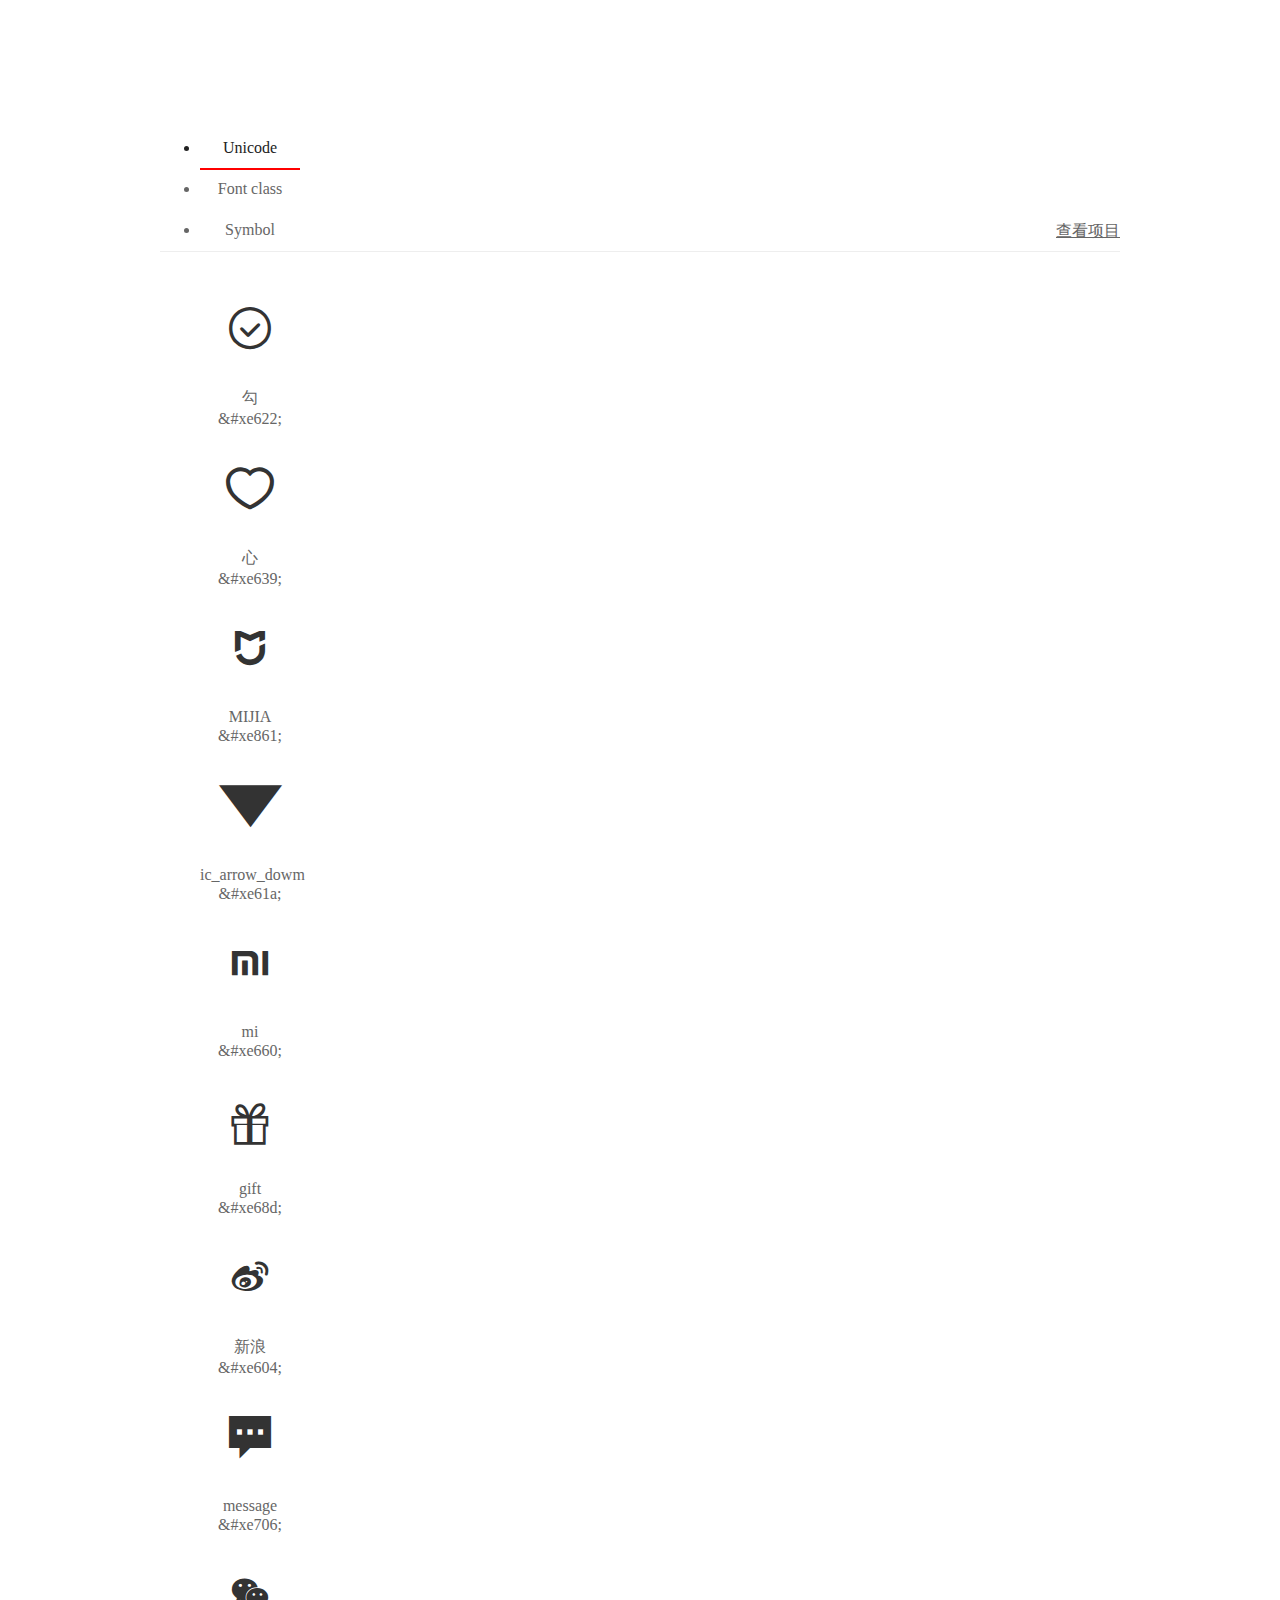
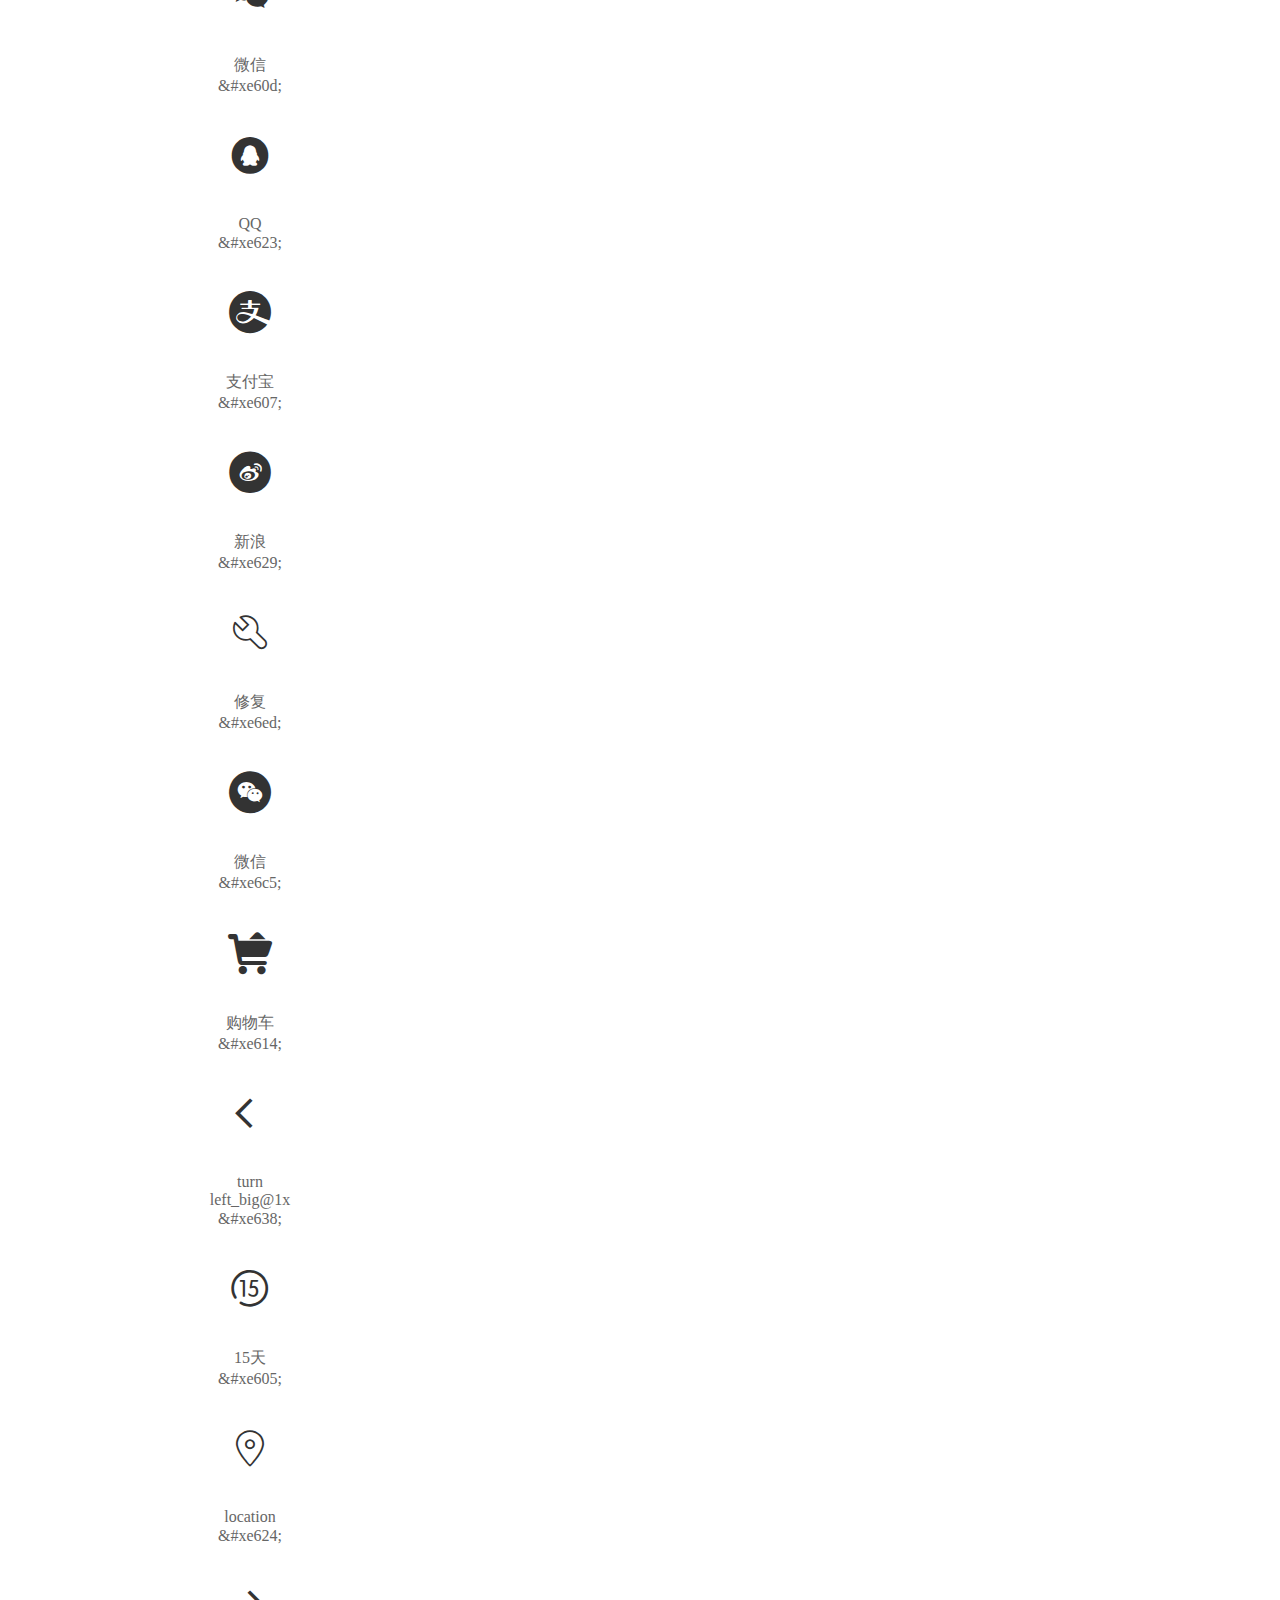
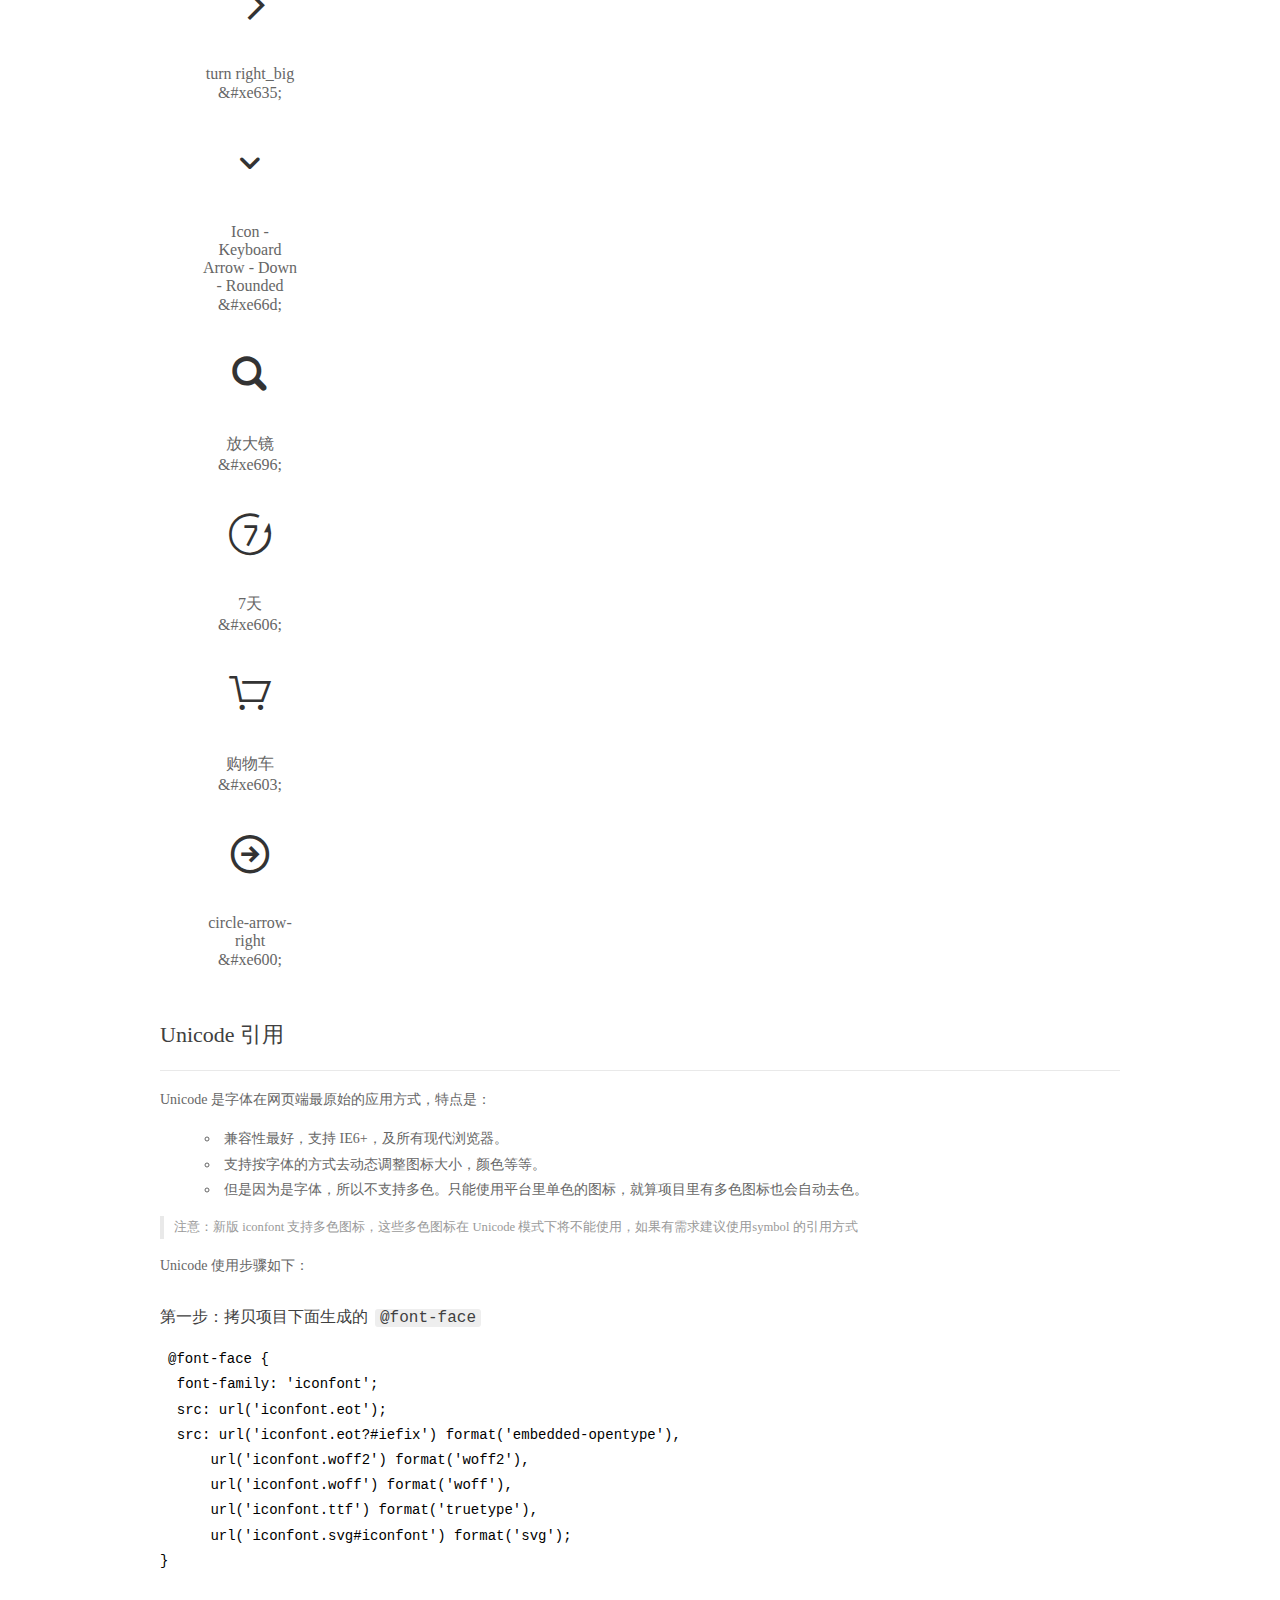
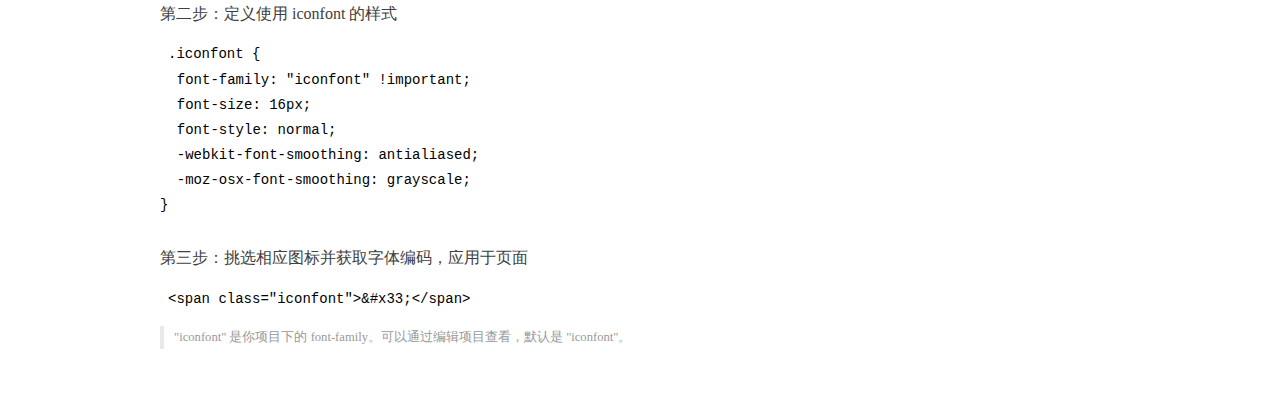
<file: src/font1/demo_index.html>
<!DOCTYPE html>
<html>
<head>
  <meta charset="utf-8"/>
  <title>IconFont Demo</title>
  <link rel="shortcut icon" href="https://img.alicdn.com/tps/i4/TB1_oz6GVXXXXaFXpXXJDFnIXXX-64-64.ico" type="image/x-icon"/>
  <link rel="stylesheet" href="https://g.alicdn.com/thx/cube/1.3.2/cube.min.css">
  <link rel="stylesheet" href="demo.css">
  <link rel="stylesheet" href="iconfont.css">
  <script src="iconfont.js"></script>
  <!-- jQuery -->
  <script src="https://a1.alicdn.com/oss/uploads/2018/12/26/7bfddb60-08e8-11e9-9b04-53e73bb6408b.js"></script>
  <!-- 代码高亮 -->
  <script src="https://a1.alicdn.com/oss/uploads/2018/12/26/a3f714d0-08e6-11e9-8a15-ebf944d7534c.js"></script>
</head>
<body>
  <div class="main">
    <h1 class="logo"><a href="https://www.iconfont.cn/" title="iconfont 首页" target="_blank">&#xe86b;</a></h1>
    <div class="nav-tabs">
      <ul id="tabs" class="dib-box">
        <li class="dib active"><span>Unicode</span></li>
        <li class="dib"><span>Font class</span></li>
        <li class="dib"><span>Symbol</span></li>
      </ul>
      
      <a href="https://www.iconfont.cn/manage/index?manage_type=myprojects&projectId=2034664" target="_blank" class="nav-more">查看项目</a>
      
    </div>
    <div class="tab-container">
      <div class="content unicode" style="display: block;">
          <ul class="icon_lists dib-box">
          
            <li class="dib">
              <span class="icon iconfont">&#xe622;</span>
                <div class="name">勾</div>
                <div class="code-name">&amp;#xe622;</div>
              </li>
          
            <li class="dib">
              <span class="icon iconfont">&#xe639;</span>
                <div class="name">心</div>
                <div class="code-name">&amp;#xe639;</div>
              </li>
          
            <li class="dib">
              <span class="icon iconfont">&#xe861;</span>
                <div class="name">MIJIA</div>
                <div class="code-name">&amp;#xe861;</div>
              </li>
          
            <li class="dib">
              <span class="icon iconfont">&#xe61a;</span>
                <div class="name">ic_arrow_dowm</div>
                <div class="code-name">&amp;#xe61a;</div>
              </li>
          
            <li class="dib">
              <span class="icon iconfont">&#xe660;</span>
                <div class="name">mi</div>
                <div class="code-name">&amp;#xe660;</div>
              </li>
          
            <li class="dib">
              <span class="icon iconfont">&#xe68d;</span>
                <div class="name">gift</div>
                <div class="code-name">&amp;#xe68d;</div>
              </li>
          
            <li class="dib">
              <span class="icon iconfont">&#xe604;</span>
                <div class="name">新浪</div>
                <div class="code-name">&amp;#xe604;</div>
              </li>
          
            <li class="dib">
              <span class="icon iconfont">&#xe706;</span>
                <div class="name">message</div>
                <div class="code-name">&amp;#xe706;</div>
              </li>
          
            <li class="dib">
              <span class="icon iconfont">&#xe60d;</span>
                <div class="name">微信</div>
                <div class="code-name">&amp;#xe60d;</div>
              </li>
          
            <li class="dib">
              <span class="icon iconfont">&#xe623;</span>
                <div class="name">QQ</div>
                <div class="code-name">&amp;#xe623;</div>
              </li>
          
            <li class="dib">
              <span class="icon iconfont">&#xe607;</span>
                <div class="name">支付宝</div>
                <div class="code-name">&amp;#xe607;</div>
              </li>
          
            <li class="dib">
              <span class="icon iconfont">&#xe629;</span>
                <div class="name">新浪</div>
                <div class="code-name">&amp;#xe629;</div>
              </li>
          
            <li class="dib">
              <span class="icon iconfont">&#xe6ed;</span>
                <div class="name">修复</div>
                <div class="code-name">&amp;#xe6ed;</div>
              </li>
          
            <li class="dib">
              <span class="icon iconfont">&#xe6c5;</span>
                <div class="name">微信</div>
                <div class="code-name">&amp;#xe6c5;</div>
              </li>
          
            <li class="dib">
              <span class="icon iconfont">&#xe614;</span>
                <div class="name">购物车</div>
                <div class="code-name">&amp;#xe614;</div>
              </li>
          
            <li class="dib">
              <span class="icon iconfont">&#xe638;</span>
                <div class="name">turn left_big@1x</div>
                <div class="code-name">&amp;#xe638;</div>
              </li>
          
            <li class="dib">
              <span class="icon iconfont">&#xe605;</span>
                <div class="name">15天</div>
                <div class="code-name">&amp;#xe605;</div>
              </li>
          
            <li class="dib">
              <span class="icon iconfont">&#xe624;</span>
                <div class="name">location</div>
                <div class="code-name">&amp;#xe624;</div>
              </li>
          
            <li class="dib">
              <span class="icon iconfont">&#xe635;</span>
                <div class="name">turn right_big</div>
                <div class="code-name">&amp;#xe635;</div>
              </li>
          
            <li class="dib">
              <span class="icon iconfont">&#xe66d;</span>
                <div class="name">Icon - Keyboard Arrow - Down - Rounded</div>
                <div class="code-name">&amp;#xe66d;</div>
              </li>
          
            <li class="dib">
              <span class="icon iconfont">&#xe696;</span>
                <div class="name">放大镜</div>
                <div class="code-name">&amp;#xe696;</div>
              </li>
          
            <li class="dib">
              <span class="icon iconfont">&#xe606;</span>
                <div class="name">7天</div>
                <div class="code-name">&amp;#xe606;</div>
              </li>
          
            <li class="dib">
              <span class="icon iconfont">&#xe603;</span>
                <div class="name">购物车</div>
                <div class="code-name">&amp;#xe603;</div>
              </li>
          
            <li class="dib">
              <span class="icon iconfont">&#xe600;</span>
                <div class="name">circle-arrow-right</div>
                <div class="code-name">&amp;#xe600;</div>
              </li>
          
          </ul>
          <div class="article markdown">
          <h2 id="unicode-">Unicode 引用</h2>
          <hr>

          <p>Unicode 是字体在网页端最原始的应用方式，特点是：</p>
          <ul>
            <li>兼容性最好，支持 IE6+，及所有现代浏览器。</li>
            <li>支持按字体的方式去动态调整图标大小，颜色等等。</li>
            <li>但是因为是字体，所以不支持多色。只能使用平台里单色的图标，就算项目里有多色图标也会自动去色。</li>
          </ul>
          <blockquote>
            <p>注意：新版 iconfont 支持多色图标，这些多色图标在 Unicode 模式下将不能使用，如果有需求建议使用symbol 的引用方式</p>
          </blockquote>
          <p>Unicode 使用步骤如下：</p>
          <h3 id="-font-face">第一步：拷贝项目下面生成的 <code>@font-face</code></h3>
<pre><code class="language-css"
>@font-face {
  font-family: 'iconfont';
  src: url('iconfont.eot');
  src: url('iconfont.eot?#iefix') format('embedded-opentype'),
      url('iconfont.woff2') format('woff2'),
      url('iconfont.woff') format('woff'),
      url('iconfont.ttf') format('truetype'),
      url('iconfont.svg#iconfont') format('svg');
}
</code></pre>
          <h3 id="-iconfont-">第二步：定义使用 iconfont 的样式</h3>
<pre><code class="language-css"
>.iconfont {
  font-family: "iconfont" !important;
  font-size: 16px;
  font-style: normal;
  -webkit-font-smoothing: antialiased;
  -moz-osx-font-smoothing: grayscale;
}
</code></pre>
          <h3 id="-">第三步：挑选相应图标并获取字体编码，应用于页面</h3>
<pre>
<code class="language-html"
>&lt;span class="iconfont"&gt;&amp;#x33;&lt;/span&gt;
</code></pre>
          <blockquote>
            <p>"iconfont" 是你项目下的 font-family。可以通过编辑项目查看，默认是 "iconfont"。</p>
          </blockquote>
          </div>
      </div>
      <div class="content font-class">
        <ul class="icon_lists dib-box">
          
          <li class="dib">
            <span class="icon iconfont icon-gou"></span>
            <div class="name">
              勾
            </div>
            <div class="code-name">.icon-gou
            </div>
          </li>
          
          <li class="dib">
            <span class="icon iconfont icon-xin1"></span>
            <div class="name">
              心
            </div>
            <div class="code-name">.icon-xin1
            </div>
          </li>
          
          <li class="dib">
            <span class="icon iconfont icon-iconfontquestion"></span>
            <div class="name">
              MIJIA
            </div>
            <div class="code-name">.icon-iconfontquestion
            </div>
          </li>
          
          <li class="dib">
            <span class="icon iconfont icon-ic_arrow_dowm"></span>
            <div class="name">
              ic_arrow_dowm
            </div>
            <div class="code-name">.icon-ic_arrow_dowm
            </div>
          </li>
          
          <li class="dib">
            <span class="icon iconfont icon-mi"></span>
            <div class="name">
              mi
            </div>
            <div class="code-name">.icon-mi
            </div>
          </li>
          
          <li class="dib">
            <span class="icon iconfont icon-gift"></span>
            <div class="name">
              gift
            </div>
            <div class="code-name">.icon-gift
            </div>
          </li>
          
          <li class="dib">
            <span class="icon iconfont icon-xinlang"></span>
            <div class="name">
              新浪
            </div>
            <div class="code-name">.icon-xinlang
            </div>
          </li>
          
          <li class="dib">
            <span class="icon iconfont icon-message"></span>
            <div class="name">
              message
            </div>
            <div class="code-name">.icon-message
            </div>
          </li>
          
          <li class="dib">
            <span class="icon iconfont icon-weixin"></span>
            <div class="name">
              微信
            </div>
            <div class="code-name">.icon-weixin
            </div>
          </li>
          
          <li class="dib">
            <span class="icon iconfont icon-QQ"></span>
            <div class="name">
              QQ
            </div>
            <div class="code-name">.icon-QQ
            </div>
          </li>
          
          <li class="dib">
            <span class="icon iconfont icon-zhifubao"></span>
            <div class="name">
              支付宝
            </div>
            <div class="code-name">.icon-zhifubao
            </div>
          </li>
          
          <li class="dib">
            <span class="icon iconfont icon-xinlang1"></span>
            <div class="name">
              新浪
            </div>
            <div class="code-name">.icon-xinlang1
            </div>
          </li>
          
          <li class="dib">
            <span class="icon iconfont icon-xiufu"></span>
            <div class="name">
              修复
            </div>
            <div class="code-name">.icon-xiufu
            </div>
          </li>
          
          <li class="dib">
            <span class="icon iconfont icon-weixin1"></span>
            <div class="name">
              微信
            </div>
            <div class="code-name">.icon-weixin1
            </div>
          </li>
          
          <li class="dib">
            <span class="icon iconfont icon-gouwuche"></span>
            <div class="name">
              购物车
            </div>
            <div class="code-name">.icon-gouwuche
            </div>
          </li>
          
          <li class="dib">
            <span class="icon iconfont icon-turnleft_bigx"></span>
            <div class="name">
              turn left_big@1x
            </div>
            <div class="code-name">.icon-turnleft_bigx
            </div>
          </li>
          
          <li class="dib">
            <span class="icon iconfont icon-tian"></span>
            <div class="name">
              15天
            </div>
            <div class="code-name">.icon-tian
            </div>
          </li>
          
          <li class="dib">
            <span class="icon iconfont icon-dizhi"></span>
            <div class="name">
              location
            </div>
            <div class="code-name">.icon-dizhi
            </div>
          </li>
          
          <li class="dib">
            <span class="icon iconfont icon-turnright_big"></span>
            <div class="name">
              turn right_big
            </div>
            <div class="code-name">.icon-turnright_big
            </div>
          </li>
          
          <li class="dib">
            <span class="icon iconfont icon-Icon-KeyboardArrow-Down-Rounded"></span>
            <div class="name">
              Icon - Keyboard Arrow - Down - Rounded
            </div>
            <div class="code-name">.icon-Icon-KeyboardArrow-Down-Rounded
            </div>
          </li>
          
          <li class="dib">
            <span class="icon iconfont icon-fangdajing"></span>
            <div class="name">
              放大镜
            </div>
            <div class="code-name">.icon-fangdajing
            </div>
          </li>
          
          <li class="dib">
            <span class="icon iconfont icon-tian1"></span>
            <div class="name">
              7天
            </div>
            <div class="code-name">.icon-tian1
            </div>
          </li>
          
          <li class="dib">
            <span class="icon iconfont icon-003gouwuche"></span>
            <div class="name">
              购物车
            </div>
            <div class="code-name">.icon-003gouwuche
            </div>
          </li>
          
          <li class="dib">
            <span class="icon iconfont icon-circle-arrow-right"></span>
            <div class="name">
              circle-arrow-right
            </div>
            <div class="code-name">.icon-circle-arrow-right
            </div>
          </li>
          
        </ul>
        <div class="article markdown">
        <h2 id="font-class-">font-class 引用</h2>
        <hr>

        <p>font-class 是 Unicode 使用方式的一种变种，主要是解决 Unicode 书写不直观，语意不明确的问题。</p>
        <p>与 Unicode 使用方式相比，具有如下特点：</p>
        <ul>
          <li>兼容性良好，支持 IE8+，及所有现代浏览器。</li>
          <li>相比于 Unicode 语意明确，书写更直观。可以很容易分辨这个 icon 是什么。</li>
          <li>因为使用 class 来定义图标，所以当要替换图标时，只需要修改 class 里面的 Unicode 引用。</li>
          <li>不过因为本质上还是使用的字体，所以多色图标还是不支持的。</li>
        </ul>
        <p>使用步骤如下：</p>
        <h3 id="-fontclass-">第一步：引入项目下面生成的 fontclass 代码：</h3>
<pre><code class="language-html">&lt;link rel="stylesheet" href="./iconfont.css"&gt;
</code></pre>
        <h3 id="-">第二步：挑选相应图标并获取类名，应用于页面：</h3>
<pre><code class="language-html">&lt;span class="iconfont icon-xxx"&gt;&lt;/span&gt;
</code></pre>
        <blockquote>
          <p>"
            iconfont" 是你项目下的 font-family。可以通过编辑项目查看，默认是 "iconfont"。</p>
        </blockquote>
      </div>
      </div>
      <div class="content symbol">
          <ul class="icon_lists dib-box">
          
            <li class="dib">
                <svg class="icon svg-icon" aria-hidden="true">
                  <use xlink:href="#icon-gou"></use>
                </svg>
                <div class="name">勾</div>
                <div class="code-name">#icon-gou</div>
            </li>
          
            <li class="dib">
                <svg class="icon svg-icon" aria-hidden="true">
                  <use xlink:href="#icon-xin1"></use>
                </svg>
                <div class="name">心</div>
                <div class="code-name">#icon-xin1</div>
            </li>
          
            <li class="dib">
                <svg class="icon svg-icon" aria-hidden="true">
                  <use xlink:href="#icon-iconfontquestion"></use>
                </svg>
                <div class="name">MIJIA</div>
                <div class="code-name">#icon-iconfontquestion</div>
            </li>
          
            <li class="dib">
                <svg class="icon svg-icon" aria-hidden="true">
                  <use xlink:href="#icon-ic_arrow_dowm"></use>
                </svg>
                <div class="name">ic_arrow_dowm</div>
                <div class="code-name">#icon-ic_arrow_dowm</div>
            </li>
          
            <li class="dib">
                <svg class="icon svg-icon" aria-hidden="true">
                  <use xlink:href="#icon-mi"></use>
                </svg>
                <div class="name">mi</div>
                <div class="code-name">#icon-mi</div>
            </li>
          
            <li class="dib">
                <svg class="icon svg-icon" aria-hidden="true">
                  <use xlink:href="#icon-gift"></use>
                </svg>
                <div class="name">gift</div>
                <div class="code-name">#icon-gift</div>
            </li>
          
            <li class="dib">
                <svg class="icon svg-icon" aria-hidden="true">
                  <use xlink:href="#icon-xinlang"></use>
                </svg>
                <div class="name">新浪</div>
                <div class="code-name">#icon-xinlang</div>
            </li>
          
            <li class="dib">
                <svg class="icon svg-icon" aria-hidden="true">
                  <use xlink:href="#icon-message"></use>
                </svg>
                <div class="name">message</div>
                <div class="code-name">#icon-message</div>
            </li>
          
            <li class="dib">
                <svg class="icon svg-icon" aria-hidden="true">
                  <use xlink:href="#icon-weixin"></use>
                </svg>
                <div class="name">微信</div>
                <div class="code-name">#icon-weixin</div>
            </li>
          
            <li class="dib">
                <svg class="icon svg-icon" aria-hidden="true">
                  <use xlink:href="#icon-QQ"></use>
                </svg>
                <div class="name">QQ</div>
                <div class="code-name">#icon-QQ</div>
            </li>
          
            <li class="dib">
                <svg class="icon svg-icon" aria-hidden="true">
                  <use xlink:href="#icon-zhifubao"></use>
                </svg>
                <div class="name">支付宝</div>
                <div class="code-name">#icon-zhifubao</div>
            </li>
          
            <li class="dib">
                <svg class="icon svg-icon" aria-hidden="true">
                  <use xlink:href="#icon-xinlang1"></use>
                </svg>
                <div class="name">新浪</div>
                <div class="code-name">#icon-xinlang1</div>
            </li>
          
            <li class="dib">
                <svg class="icon svg-icon" aria-hidden="true">
                  <use xlink:href="#icon-xiufu"></use>
                </svg>
                <div class="name">修复</div>
                <div class="code-name">#icon-xiufu</div>
            </li>
          
            <li class="dib">
                <svg class="icon svg-icon" aria-hidden="true">
                  <use xlink:href="#icon-weixin1"></use>
                </svg>
                <div class="name">微信</div>
                <div class="code-name">#icon-weixin1</div>
            </li>
          
            <li class="dib">
                <svg class="icon svg-icon" aria-hidden="true">
                  <use xlink:href="#icon-gouwuche"></use>
                </svg>
                <div class="name">购物车</div>
                <div class="code-name">#icon-gouwuche</div>
            </li>
          
            <li class="dib">
                <svg class="icon svg-icon" aria-hidden="true">
                  <use xlink:href="#icon-turnleft_bigx"></use>
                </svg>
                <div class="name">turn left_big@1x</div>
                <div class="code-name">#icon-turnleft_bigx</div>
            </li>
          
            <li class="dib">
                <svg class="icon svg-icon" aria-hidden="true">
                  <use xlink:href="#icon-tian"></use>
                </svg>
                <div class="name">15天</div>
                <div class="code-name">#icon-tian</div>
            </li>
          
            <li class="dib">
                <svg class="icon svg-icon" aria-hidden="true">
                  <use xlink:href="#icon-dizhi"></use>
                </svg>
                <div class="name">location</div>
                <div class="code-name">#icon-dizhi</div>
            </li>
          
            <li class="dib">
                <svg class="icon svg-icon" aria-hidden="true">
                  <use xlink:href="#icon-turnright_big"></use>
                </svg>
                <div class="name">turn right_big</div>
                <div class="code-name">#icon-turnright_big</div>
            </li>
          
            <li class="dib">
                <svg class="icon svg-icon" aria-hidden="true">
                  <use xlink:href="#icon-Icon-KeyboardArrow-Down-Rounded"></use>
                </svg>
                <div class="name">Icon - Keyboard Arrow - Down - Rounded</div>
                <div class="code-name">#icon-Icon-KeyboardArrow-Down-Rounded</div>
            </li>
          
            <li class="dib">
                <svg class="icon svg-icon" aria-hidden="true">
                  <use xlink:href="#icon-fangdajing"></use>
                </svg>
                <div class="name">放大镜</div>
                <div class="code-name">#icon-fangdajing</div>
            </li>
          
            <li class="dib">
                <svg class="icon svg-icon" aria-hidden="true">
                  <use xlink:href="#icon-tian1"></use>
                </svg>
                <div class="name">7天</div>
                <div class="code-name">#icon-tian1</div>
            </li>
          
            <li class="dib">
                <svg class="icon svg-icon" aria-hidden="true">
                  <use xlink:href="#icon-003gouwuche"></use>
                </svg>
                <div class="name">购物车</div>
                <div class="code-name">#icon-003gouwuche</div>
            </li>
          
            <li class="dib">
                <svg class="icon svg-icon" aria-hidden="true">
                  <use xlink:href="#icon-circle-arrow-right"></use>
                </svg>
                <div class="name">circle-arrow-right</div>
                <div class="code-name">#icon-circle-arrow-right</div>
            </li>
          
          </ul>
          <div class="article markdown">
          <h2 id="symbol-">Symbol 引用</h2>
          <hr>

          <p>这是一种全新的使用方式，应该说这才是未来的主流，也是平台目前推荐的用法。相关介绍可以参考这篇<a href="">文章</a>
            这种用法其实是做了一个 SVG 的集合，与另外两种相比具有如下特点：</p>
          <ul>
            <li>支持多色图标了，不再受单色限制。</li>
            <li>通过一些技巧，支持像字体那样，通过 <code>font-size</code>, <code>color</code> 来调整样式。</li>
            <li>兼容性较差，支持 IE9+，及现代浏览器。</li>
            <li>浏览器渲染 SVG 的性能一般，还不如 png。</li>
          </ul>
          <p>使用步骤如下：</p>
          <h3 id="-symbol-">第一步：引入项目下面生成的 symbol 代码：</h3>
<pre><code class="language-html">&lt;script src="./iconfont.js"&gt;&lt;/script&gt;
</code></pre>
          <h3 id="-css-">第二步：加入通用 CSS 代码（引入一次就行）：</h3>
<pre><code class="language-html">&lt;style&gt;
.icon {
  width: 1em;
  height: 1em;
  vertical-align: -0.15em;
  fill: currentColor;
  overflow: hidden;
}
&lt;/style&gt;
</code></pre>
          <h3 id="-">第三步：挑选相应图标并获取类名，应用于页面：</h3>
<pre><code class="language-html">&lt;svg class="icon" aria-hidden="true"&gt;
  &lt;use xlink:href="#icon-xxx"&gt;&lt;/use&gt;
&lt;/svg&gt;
</code></pre>
          </div>
      </div>

    </div>
  </div>
  <script>
  $(document).ready(function () {
      $('.tab-container .content:first').show()

      $('#tabs li').click(function (e) {
        var tabContent = $('.tab-container .content')
        var index = $(this).index()

        if ($(this).hasClass('active')) {
          return
        } else {
          $('#tabs li').removeClass('active')
          $(this).addClass('active')

          tabContent.hide().eq(index).fadeIn()
        }
      })
    })
  </script>
</body>
</html>
</file>
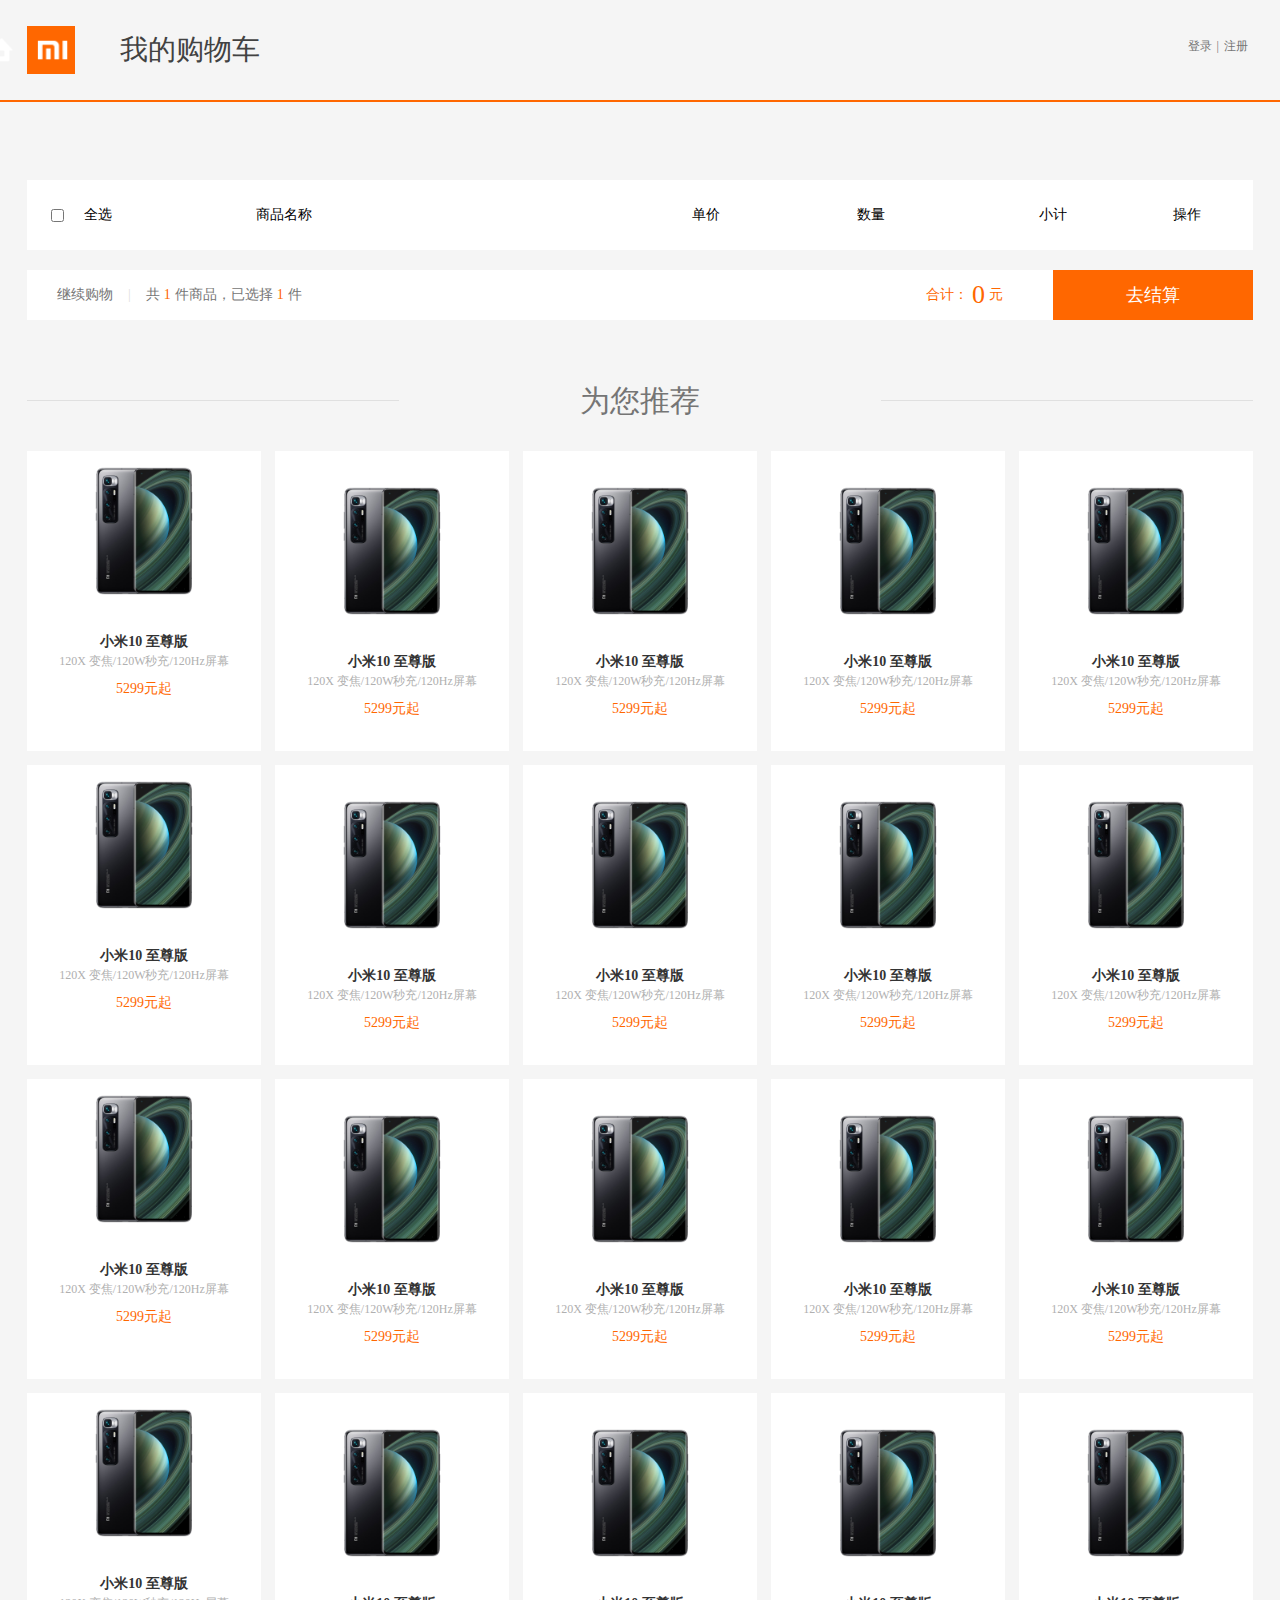
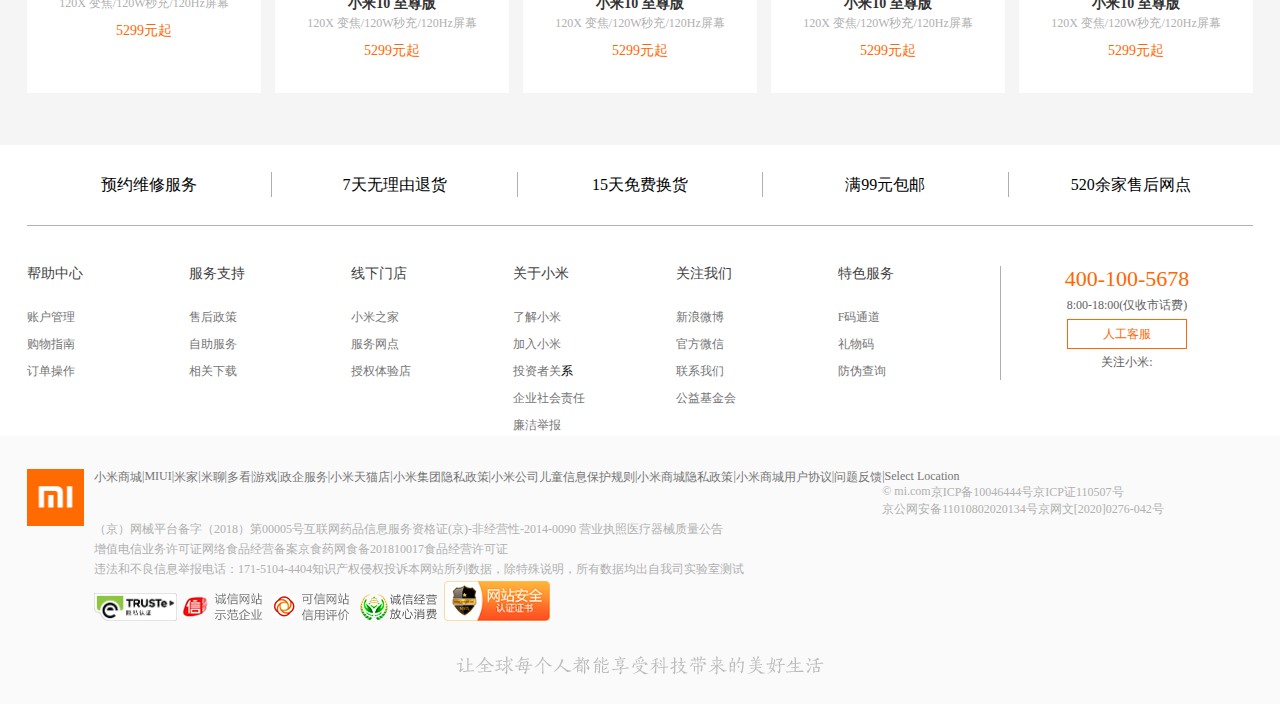
<file: src/html/shopcar.html>
<!DOCTYPE html>
<html lang="en">

<head>
    <meta charset="UTF-8">
    <meta name="viewport" content="width=device-width, initial-scale=1.0">
    <title>Document</title>
</head>
<link rel="stylesheet" href="../styles/css/shopcar.css">

<body>
    <header>
        <div id="toubu">
            <div id="logo">
                <a href="javascript:;">
                    <div id="logomove">
                        <img src="../images/mi-home.png" alt="">
                        <img src="../images/mi-logo.png" alt="">

                    </div>
                </a>
            </div>
            <h2>我的购物车</h2>
            <div class="loginin">
                <a href="">登录</a>
                <span>|</span>
                <a href="">注册</a>
            </div>
        </div>
    </header>
    <div class="mainbody">
        <div class="cartpart hide">
            <h2>您的购物车还是空的！</h2>
            <p>登录后将显示您之前加入的商品</p>
            <a href="" class="gologin">立即登录</a>
            <a href="" class="goreg">马上去购物</a>
        </div>
        <div class="carcontent">

            <div id="list">
                <div class="listtitle">
                    <input type="checkbox">
                    <p>全选</p>
                    <p>商品名称</p>
                    <p>单价</p>
                    <p>数量</p>
                    <p>小计</p>
                    <p>操作</p>
                </div>
                <div class="productlist">
                </div>

                <div class="total">
                    <div class="total-left">
                        <a href="./index.html">继续购物</a>
                        <span>|</span>
                        <span>共</span>
                        <p class="totalnum">1</p>
                        <span>件商品，已选择</span>
                        <p class="num">1</p>
                        <span>件</span>
                    </div>
                    <div class="total-right">
                        <span>合计：</span>
                        <p class="totalprice">0</p>
                        <span>元</span>
                        <a href="" class="pay">
                            去结算
                        </a>
                    </div>
                </div>


            </div>
        </div>
        <div class="recommend">
            <div class="recomtitle">
                <span></span>
                <h2>为您推荐</h2>
            </div>
            <div class="short first">
                <a href="javascript:;">
                    <img src="../images/phone.jpg" alt="">
                    <h3>小米10&nbsp;至尊版</h3>
                    <p>120X 变焦/120W秒充/120Hz屏幕</p>
                    <p>
                        <span>5299元起</span>
                    </p>
                </a>
            </div>
            <div class="short">
                <a href="javascript:;">
                    <img src="../images/phone.jpg" alt="">
                    <h3>小米10&nbsp;至尊版</h3>
                    <p>120X 变焦/120W秒充/120Hz屏幕</p>
                    <p>
                        <span>5299元起</span>
                    </p>
                </a>
            </div>
            <div class="short">
                <a href="javascript:;">
                    <img src="../images/phone.jpg" alt="">
                    <h3>小米10&nbsp;至尊版</h3>
                    <p>120X 变焦/120W秒充/120Hz屏幕</p>
                    <p>
                        <span>5299元起</span>
                    </p>
                </a>
            </div>
            <div class="short">
                <a href="javascript:;">
                    <img src="../images/phone.jpg" alt="">
                    <h3>小米10&nbsp;至尊版</h3>
                    <p>120X 变焦/120W秒充/120Hz屏幕</p>
                    <p>
                        <span>5299元起</span>
                    </p>
                </a>
            </div>
            <div class="short">
                <a href="javascript:;">
                    <img src="../images/phone.jpg" alt="">
                    <h3>小米10&nbsp;至尊版</h3>
                    <p>120X 变焦/120W秒充/120Hz屏幕</p>
                    <p>
                        <span>5299元起</span>
                    </p>
                </a>
            </div>
            <div class="short first">
                <a href="javascript:;">
                    <img src="../images/phone.jpg" alt="">
                    <h3>小米10&nbsp;至尊版</h3>
                    <p>120X 变焦/120W秒充/120Hz屏幕</p>
                    <p>
                        <span>5299元起</span>
                    </p>
                </a>
            </div>
            <div class="short">
                <a href="javascript:;">
                    <img src="../images/phone.jpg" alt="">
                    <h3>小米10&nbsp;至尊版</h3>
                    <p>120X 变焦/120W秒充/120Hz屏幕</p>
                    <p>
                        <span>5299元起</span>
                    </p>
                </a>
            </div>
            <div class="short">
                <a href="javascript:;">
                    <img src="../images/phone.jpg" alt="">
                    <h3>小米10&nbsp;至尊版</h3>
                    <p>120X 变焦/120W秒充/120Hz屏幕</p>
                    <p>
                        <span>5299元起</span>
                    </p>
                </a>
            </div>
            <div class="short">
                <a href="javascript:;">
                    <img src="../images/phone.jpg" alt="">
                    <h3>小米10&nbsp;至尊版</h3>
                    <p>120X 变焦/120W秒充/120Hz屏幕</p>
                    <p>
                        <span>5299元起</span>
                    </p>
                </a>
            </div>
            <div class="short">
                <a href="javascript:;">
                    <img src="../images/phone.jpg" alt="">
                    <h3>小米10&nbsp;至尊版</h3>
                    <p>120X 变焦/120W秒充/120Hz屏幕</p>
                    <p>
                        <span>5299元起</span>
                    </p>
                </a>
            </div>
            <div class="short first">
                <a href="javascript:;">
                    <img src="../images/phone.jpg" alt="">
                    <h3>小米10&nbsp;至尊版</h3>
                    <p>120X 变焦/120W秒充/120Hz屏幕</p>
                    <p>
                        <span>5299元起</span>
                    </p>
                </a>
            </div>
            <div class="short">
                <a href="javascript:;">
                    <img src="../images/phone.jpg" alt="">
                    <h3>小米10&nbsp;至尊版</h3>
                    <p>120X 变焦/120W秒充/120Hz屏幕</p>
                    <p>
                        <span>5299元起</span>
                    </p>
                </a>
            </div>
            <div class="short">
                <a href="javascript:;">
                    <img src="../images/phone.jpg" alt="">
                    <h3>小米10&nbsp;至尊版</h3>
                    <p>120X 变焦/120W秒充/120Hz屏幕</p>
                    <p>
                        <span>5299元起</span>
                    </p>
                </a>
            </div>
            <div class="short">
                <a href="javascript:;">
                    <img src="../images/phone.jpg" alt="">
                    <h3>小米10&nbsp;至尊版</h3>
                    <p>120X 变焦/120W秒充/120Hz屏幕</p>
                    <p>
                        <span>5299元起</span>
                    </p>
                </a>
            </div>
            <div class="short">
                <a href="javascript:;">
                    <img src="../images/phone.jpg" alt="">
                    <h3>小米10&nbsp;至尊版</h3>
                    <p>120X 变焦/120W秒充/120Hz屏幕</p>
                    <p>
                        <span>5299元起</span>
                    </p>
                </a>
            </div>
            <div class="short first">
                <a href="javascript:;">
                    <img src="../images/phone.jpg" alt="">
                    <h3>小米10&nbsp;至尊版</h3>
                    <p>120X 变焦/120W秒充/120Hz屏幕</p>
                    <p>
                        <span>5299元起</span>
                    </p>
                </a>
            </div>
            <div class="short">
                <a href="javascript:;">
                    <img src="../images/phone.jpg" alt="">
                    <h3>小米10&nbsp;至尊版</h3>
                    <p>120X 变焦/120W秒充/120Hz屏幕</p>
                    <p>
                        <span>5299元起</span>
                    </p>
                </a>
            </div>
            <div class="short">
                <a href="javascript:;">
                    <img src="../images/phone.jpg" alt="">
                    <h3>小米10&nbsp;至尊版</h3>
                    <p>120X 变焦/120W秒充/120Hz屏幕</p>
                    <p>
                        <span>5299元起</span>
                    </p>
                </a>
            </div>
            <div class="short">
                <a href="javascript:;">
                    <img src="../images/phone.jpg" alt="">
                    <h3>小米10&nbsp;至尊版</h3>
                    <p>120X 变焦/120W秒充/120Hz屏幕</p>
                    <p>
                        <span>5299元起</span>
                    </p>
                </a>
            </div>
            <div class="short">
                <a href="javascript:;">
                    <img src="../images/phone.jpg" alt="">
                    <h3>小米10&nbsp;至尊版</h3>
                    <p>120X 变焦/120W秒充/120Hz屏幕</p>
                    <p>
                        <span>5299元起</span>
                    </p>
                </a>
            </div>
        </div>
    </div>
    <footer>
        <ul class="service">
            <li>
                <a href=""></a>预约维修服务</a>
            </li>
            <li>
                <a href=""></a>7天无理由退货</a>
            </li>
            <li>
                <a href=""></a>15天免费换货</a>
            </li>
            <li>
                <a href=""></a>满99元包邮</a>
            </li>
            <li>
                <a href=""></a>520余家售后网点</a>
            </li>
        </ul>
        <div class="foot">
            <ul class="other">
                <li>
                    <p><a href="">帮助中心</a></p>
                    <ul>
                        <li><a href="">账户管理</a></li>
                        <li><a href="">购物指南</a></li>
                        <li><a href="">订单操作</a></li>
                    </ul>
                </li>
                <li>
                    <p><a href="">服务支持</a></p>
                    <ul>
                        <li><a href="">售后政策</a></li>
                        <li><a href="">自助服务</a></li>
                        <li><a href="">相关下载</a></li>
                    </ul>
                </li>
                <li>
                    <p>
                        <a href="">线下门店</a>
                    </p>
                    <ul>
                        <li><a href="">小米之家</a></li>
                        <li><a href="">服务网点</a></li>
                        <li><a href="">授权体验店</a></li>
                    </ul>
                </li>
                <li>
                    <p><a href="">关于小米</a></p>
                    <ul>
                        <li><a href="">了解小米</a></li>
                        <li><a href="">加入小米</a></li>
                        <li><a href="">投资者关</a>系</li>
                        <li><a href="">企业社会责任</a></li>
                        <li><a href="">廉洁举报</a></li>
                    </ul>
                </li>
                <li>
                    <p><a href="">关注我们</a></p>
                    <ul>
                        <li><a href="">新浪微博</a></li>
                        <li><a href="">官方微信</a></li>
                        <li><a href="">联系我们</a></li>
                        <li><a href="">公益基金会</a></li>
                    </ul>
                </li>
                <li>
                    <p><a href="">特色服务</a></p>
                    <ul>
                        <li><a href="">F码通道</a></li>
                        <li><a href="">礼物码</a></li>
                        <li><a href="">防伪查询</a></li>
                    </ul>
                </li>
            </ul>
            <div class="ask">
                <h1>400-100-5678</h1>
                <p>8:00-18:00(仅收市话费)</p>
                <span>人工客服</span>
                <p>关注小米:</p>
            </div>
        </div>
    </footer>
    <div class="about">
        <div class="contain">
            <div class="logo">
                <img src="../images/logo-footer.png" alt="">
            </div>
            <ul>
                <li><a href="">小米商城</a></li>
                <span>|</span>
                <li><a href="">MIUI</a></li>
                <span>|</span>
                <li><a href="">米家</a></li>
                <span>|</span>
                <li><a href="">米聊</a></li>
                <span>|</span>
                <li><a href="">多看</a></li>
                <span>|</span>
                <li><a href="">游戏</a></li>
                <span>|</span>
                <li><a href="">政企服务</a></li>
                <span>|</span>
                <li><a href="">小米天猫店</a></li>
                <span>|</span>
                <li><a href="">小米集团隐私政策</a></li>
                <span>|</span>
                <li><a href="">小米公司儿童信息保护规则</a></li>
                <span>|</span>
                <li><a href="">小米商城隐私政策</a></li>
                <span>|</span>
                <li><a href="">小米商城用户协议</a></li>
                <span>|</span>
                <li><a href="">问题反馈</a></li>
                <span>|</span>
                <li><a href="">Select Location</a></li>
            </ul>
            <br>
            <div class="message">
                <p><a href="">&copy; mi.com</a></p>
                京ICP证110507号
                <p><a>京ICP备10046444号</a></p>
                <p><a>京公网安备11010802020134号</a></p>
                <p><a>京网文[2020]0276-042号</a></p>
            </div>
            <div class="message">
                <p><a>（京）网械平台备字（2018）第00005号</a></p>
                <p><a>互联网药品信息服务资格证</a></p>
                <p><a>(京)-非经营性-2014-0090 营业执照 </a></p>
                <p><a>医疗器械质量公告</a></p>
            </div>
            <div class="message">
                <p><a>增值电信业务许可证</a></p>
                <p><a>网络食品经营备案</a></p>
                <p><a>京食药网食备201810017</a></p>
                <p><a>食品经营许可证</a></p>
            </div>
            <div class="message">
                <p>违法和不良信息举报电话：171-5104-4404</p>
                <p><a>知识产权侵权投诉</a></p>
                本网站所列数据，除特殊说明，所有数据均出自我司实验室测试
            </div>

            <a href=""><img src="../images/truste-1.png" alt=""></a>
            <a href=""><img src="../images/truste-2.png" alt=""></a>
            <a href=""><img src="../images/truste-3.png" alt=""></a>
            <a href=""><img src="../images/truste-4.png" alt=""></a>
            <a href=""><img src="../images/truste-5.png" alt="" class="lastImg"></a>
        </div>

        <div class="end"><img src="../images/finish.png" alt=""></div>
    </div>
    <script src="../js/shopcar.js" type="module"></script>
</body>

</html>
</file>
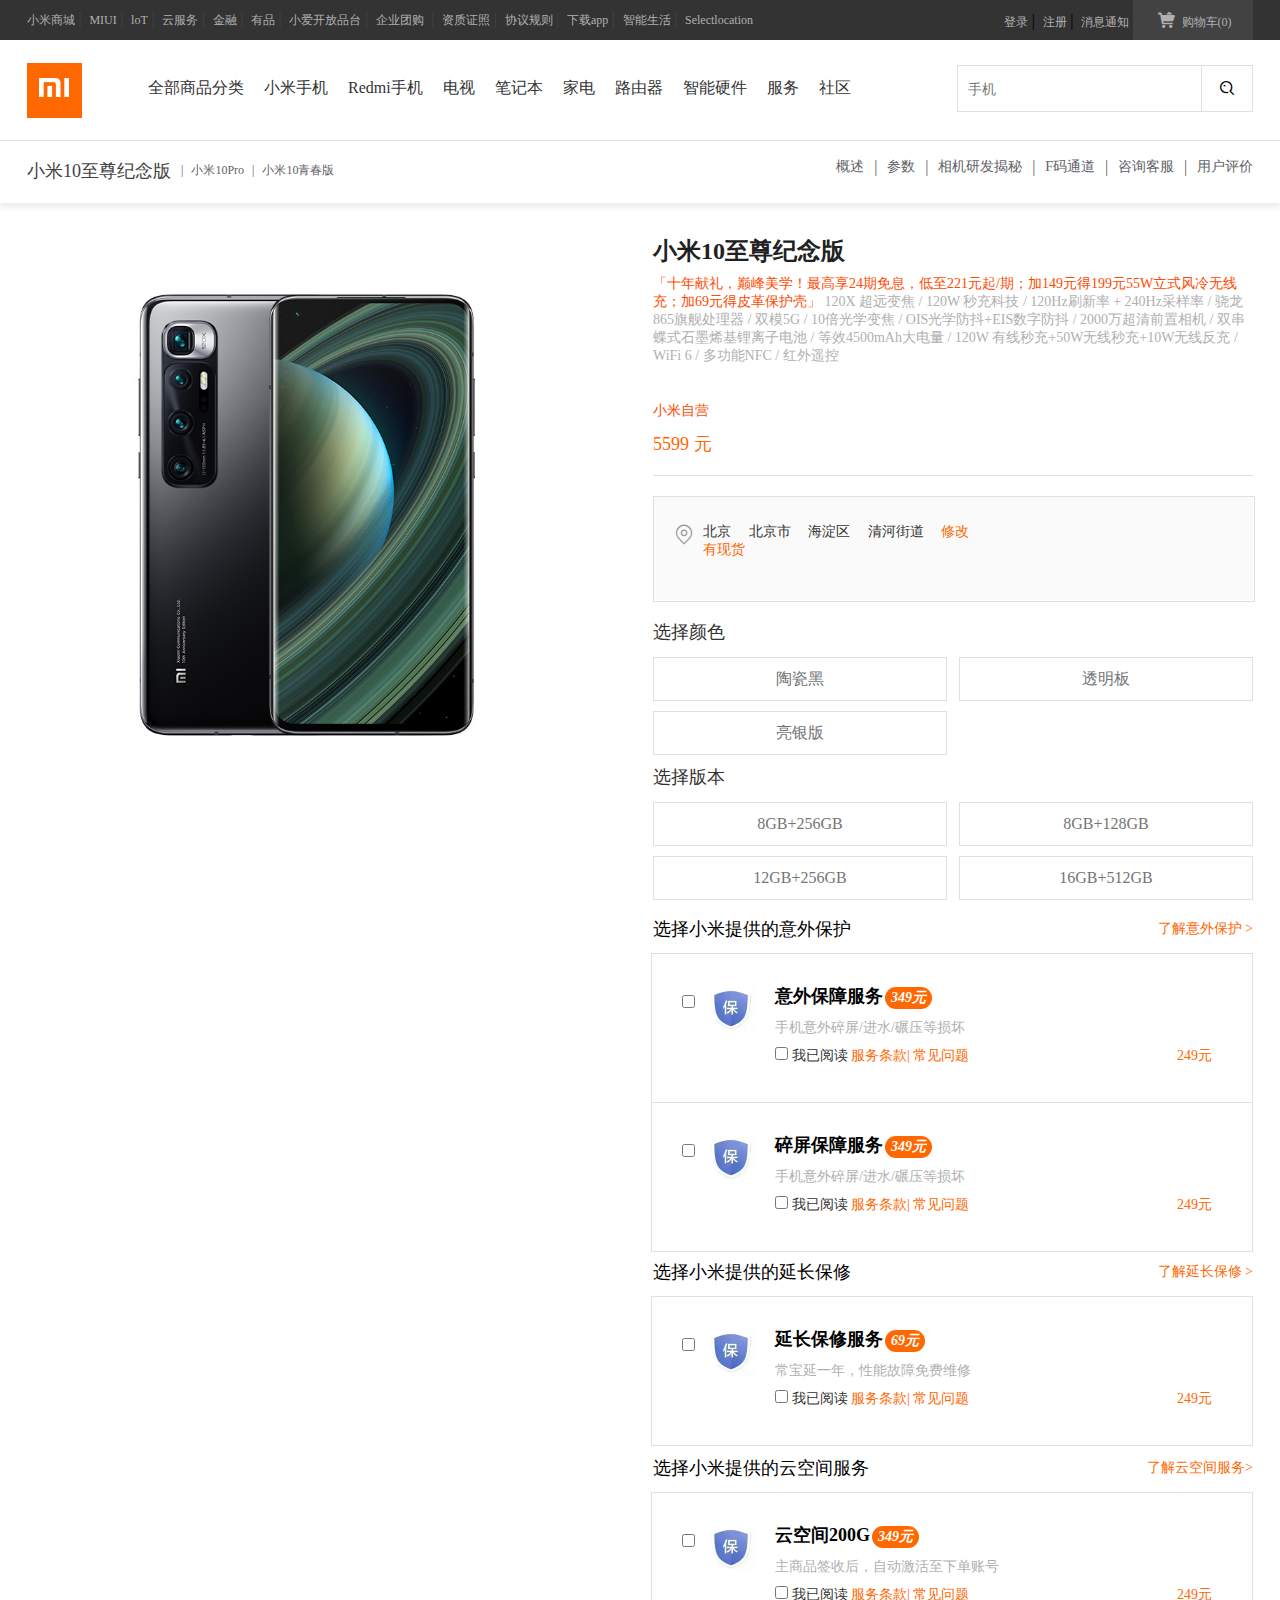
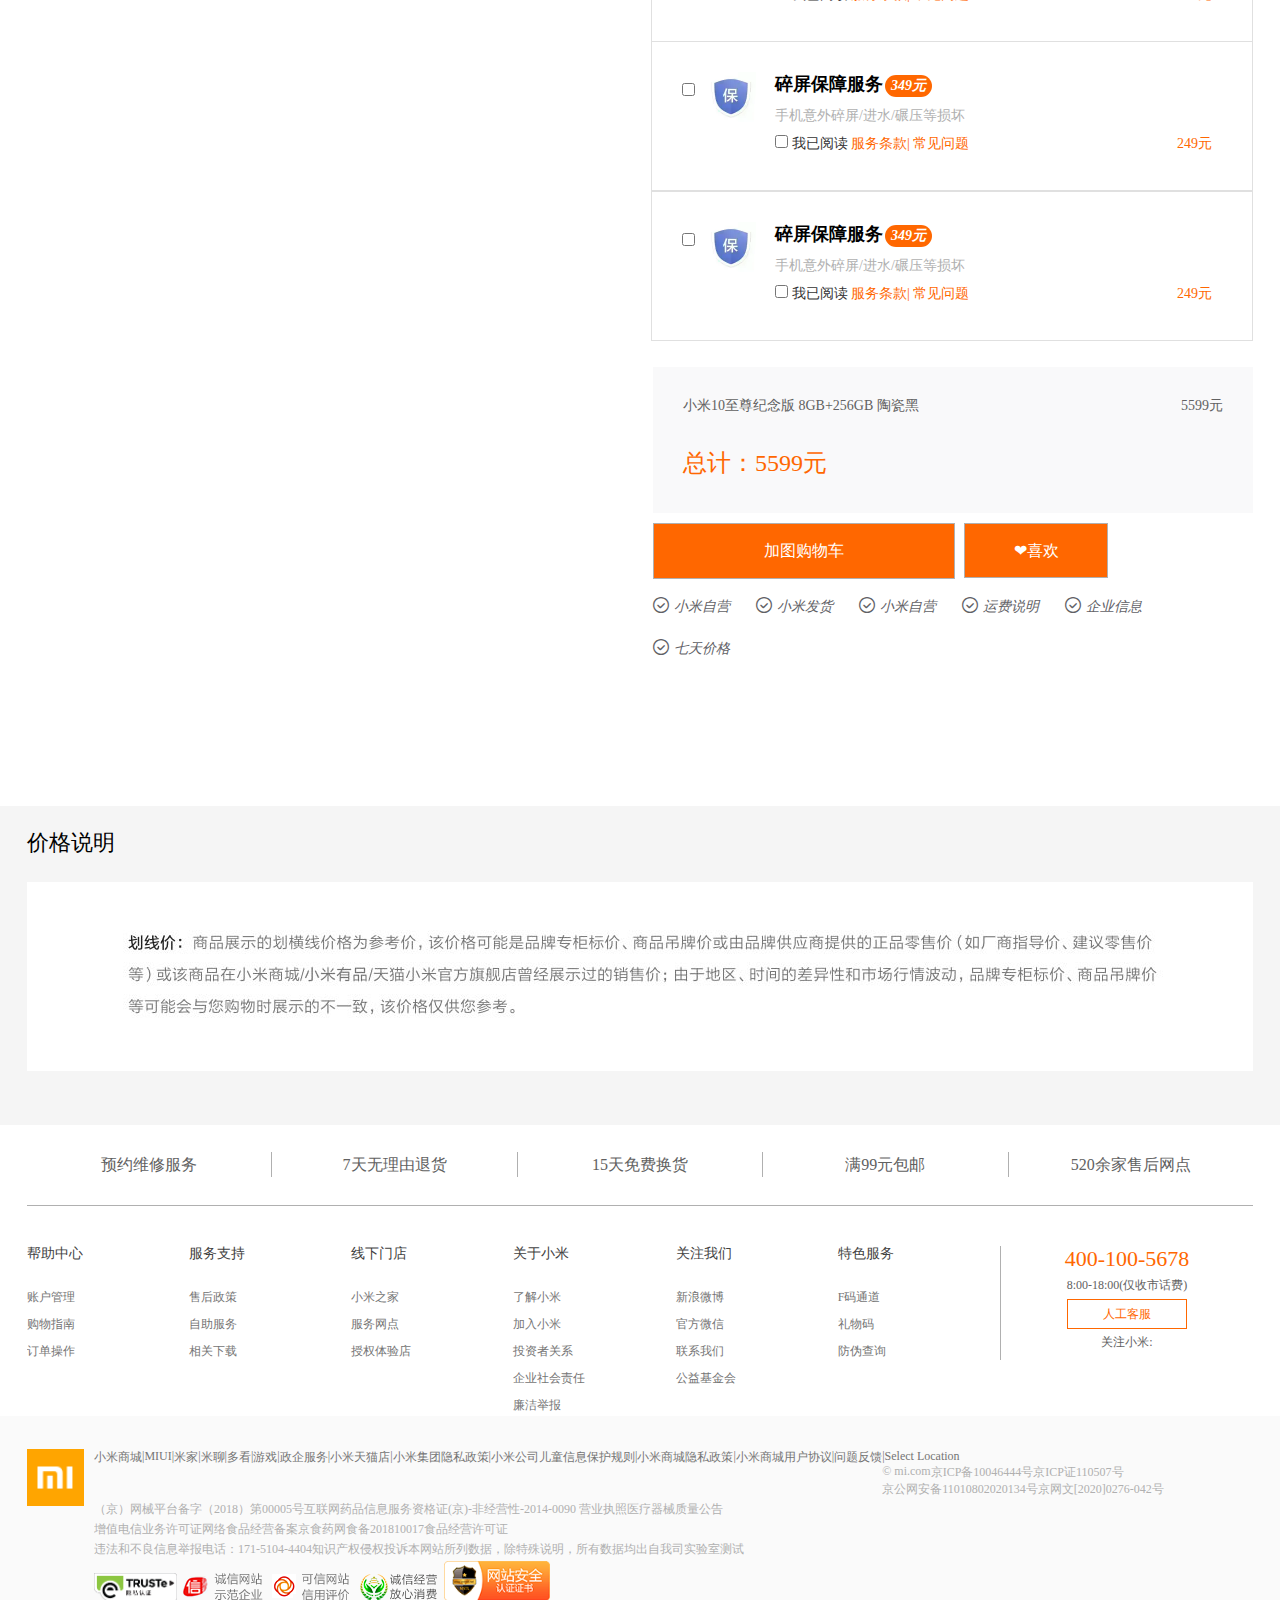
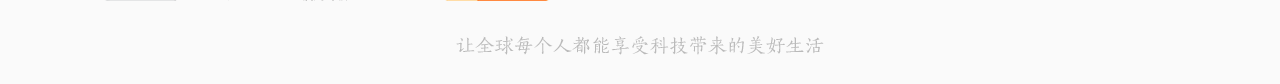
<file: src/html/xiangqing.html>
<!DOCTYPE html>
<html lang="en">

<head>
    <meta charset="UTF-8">
    <meta name="viewport" content="width=device-width, initial-scale=1.0">
    <title>Document</title>
    <link rel="stylesheet" href="../styles/css/xiangqing.css">
    <link rel="stylesheet" href="../font-icon/iconfont.css">
    <link rel="stylesheet" href="../font1/iconfont.css">
</head>

<body>
    <!-- 顶部导航栏 -->
    <div id="nav">
        <div id="center">
            <div id="left">
                <a href="jsvascript:;">小米商城 </a><span>|</span>

                <a href="jsvascript:;">MIUI</a><span>|</span>

                <a href="jsvascript:;">loT</a><span>|</span>

                <a href="jsvascript:;">云服务</a><span>|</span>

                <a href="jsvascript:;">金融</a><span>|</span>

                <a href="jsvascript:;">有品</a><span>|</span>

                <a href="jsvascript:;">小爱开放品台</a><span>|</span>

                <a href="jsvascript:;">企业团购</a> <span>|</span>

                <a href="jsvascript:;">资质证照 </a><span>|</span>

                <a href="jsvascript:;">协议规则 </a><span>|</span>

                <a href="jsvascript:;">下载app </a><span>|</span>

                <a href="jsvascript:;">智能生活 </a><span>|</span>

                <a href="jsvascript:;">Selectlocation </a>

            </div>
            <div id="right">
                <a href="jsvascript:;">登录 </a><span>|</span>
                <a href="jsvascript:;">注册 </a><span>|</span>
                <a href="jsvascript:;">消息通知 </a>
                <a href="jsvascript:;"> <span class="iconfont icon-gouwuche"></span> 购物车(0) </a>
            </div>
        </div>

    </div>


    <!-- 第二个导航栏 -->
    <div id="next-header">
        <div id="container">
            <div id="header-logo">
                <div id="logo"><img src="../images/mi-logo.png" alt="">
                </div>
            </div>
            <div id="nav-list">
                <ul>
                    <li>
                        <a href="javascript:; ">全部商品分类</a></li>

                    <li>
                        <a href="javascript:;">小米手机</a></li>
                    <li>
                        <a href="javascript:;">Redmi手机</a></li>
                    <li>
                        <a href="javascript:;">电视</a></li>
                    <li>
                        <a href="javascript:;">笔记本</a></li>
                    <li>
                        <a href="javascript:;">家电</a></li>
                    <li>
                        <a href="javascript:;">路由器</a></li>
                    <li>
                        <a href="javascript:;">智能硬件</a></li>
                    <li>
                        <a href="javascript:;">服务</a></li>
                    <li>
                        <a href="javascript:;">社区</a></li>
                </ul>

            </div>
            <div id="rightinput">
                <input type="text" value="手机">
                <div class="lass">
                    <span class="iconfont icon-search"></span>
                </div>
            </div>
        </div>
        <!--第三个部分  是中间小米10至尊版  -->
        <div id="partthree">
            <div id="partthree-center">
                <h2>小米10至尊纪念版</h2>
                <div id="partthree-center-left">
                    <span>|</span>
                    <a href="javascript:;">小米10Pro</a>
                    <span>|</span>
                    <a href="jsvascript:;">小米10青春版</a>
                </div>
                <div id="partthree-center-right">
                    <a href="javascript:;">用户评价</a>
                    <span>|</span>
                    <a href="javascript:;">咨询客服</a>
                    <span>|</span>
                    <a href="javascript:;">F码通道</a>
                    <span>|</span>
                    <a href="javascript:;">相机研发揭秘</a>
                    <span>|</span>
                    <a href="javascript:;">参数</a>
                    <span>|</span>
                    <a href="javascript:;">概述</a>
                </div>
            </div>
        </div>
        <!-- 第四个部分是手机介绍 -->
        <div id="partfour">
            <div class="arealeft">
                <div class="leftpicture">
                    <img src="../images/p1-1.jpg" alt="">
                </div>
            </div>

            <div id="arearight">

                <h2>小米10至尊纪念版</h2>
                <p class="style">
                    <font color="#ff4a00">
                        「十年献礼，巅峰美学！最高享24期免息，低至221元起/期；加149元得199元55W立式风冷无线充；加69元得皮革保护壳」
                    </font>
                    120X 超远变焦 / 120W 秒充科技 / 120Hz刷新率 + 240Hz采样率 / 骁龙865旗舰处理器 / 双模5G / 10倍光学变焦 / OIS光学防抖+EIS数字防抖 / 2000万超清前置相机 / 双串蝶式石墨烯基锂离子电池 / 等效4500mAh大电量 / 120W 有线秒充+50W无线秒充+10W无线反充 / WiFi 6 / 多功能NFC / 红外遥控
                </p>
                <p class="ptwostyle">小米自营</p>
                <div id="price">
                    <span>5599 元</span>
                </div>
                <div id="kuangxian"></div>
                <div id="placeselcet">
                    <div id="placeselcet-center">
                        <span class="iconfont icon-location"></span>
                        <div id="placeselcet-right">

                            <span>北京</span>
                            <span>北京市</span>
                            <span>海淀区</span>
                            <span>清河街道</span>
                            <a href="javascript:;">修改</a>
                            <br>
                            <span>有现货</span>

                        </div>
                    </div>
                </div>
                <div id="colorselect">
                    <div id="colorselect-first">选择颜色</div>
                    <ul>
                        <li>陶瓷黑</li>
                        <li>透明板</li>
                        <li>亮银版</li>
                    </ul>
                    <div id="kong"></div>
                    <div id="colorselect-first">选择版本</div>
                    <ul>
                        <li>8GB+256GB</li>
                        <li>8GB+128GB</li>
                        <li>12GB+256GB</li>
                        <li>16GB+512GB</li>
                    </ul>
                </div>
                <!-- <div id="kong"></div> -->
                <div id="baohu">选择小米提供的意外保护
                    <a href="javascript:;">了解意外保护 ></a>
                </div>
                <ul>
                    <li>
                        <div id="querenanniu">
                            <input type="checkbox">
                        </div>
                        <img src="../images/service-icon.png" alt="">
                        <div id="protectsevice" ">
                            <h3>意外保障服务<em>349元</em></h3>

                            <div class="nextsevice ">
                                手机意外碎屏/进水/碾压等损坏
                            </div>
                            <div class="lastsevice " ">
                            <input type="checkbox"> 我已阅读
                            <a href=" "> 服务条款|</a>
                            <a href=" ">常见问题</a>
                            <span>249元</span>
                        </div>
            </div>
            </li>
            <li>
                <div id="querenanniu">
                    <input type="checkbox">
                </div>
                <img src="../images/service-icon.png" alt="">
                <div id="protectsevice" ">
                    <h3>碎屏保障服务<em>349元</em></h3>

                    <div class="nextsevice ">
                        手机意外碎屏/进水/碾压等损坏
                    </div>
                    <div class="lastsevice " ">
                    <input type="checkbox"> 我已阅读
                    <a href=" "> 服务条款|</a>
                    <a href=" ">常见问题</a>
                    <span>249元</span>
                </div>
        </div>
        </li>
        </ul>

        <div id="baohu">选择小米提供的延长保修
            <a href="javascript:;">了解延长保修 ></a>
        </div>
        <ul>

            <li>
                <div id="querenanniu">
                    <input type="checkbox">
                </div>
                <img src="../images/service-icon.png" alt="">
                <div id="protectsevice" ">
            <h3>延长保修服务<em>69元</em></h3>

            <div class="nextsevice ">
                常宝延一年，性能故障免费维修
            </div>
            <div class="lastsevice " ">
                    <input type="checkbox"> 我已阅读
                    <a href=" "> 服务条款|</a>
                    <a href=" ">常见问题</a>
                    <span>249元</span>
                </div>
    </div>
    </li>
    </ul>

    <div id="baohu">选择小米提供的云空间服务
        <a href="javascript:;">了解云空间服务></a>
    </div>

    <ul>
        <li>
            <div id="querenanniu">
                <input type="checkbox">
            </div>
            <img src="../images/service-icon.png" alt="">
            <div id="protectsevice" ">
        <h3>云空间200G<em>349元</em></h3>
        <div class="nextsevice ">
            主商品签收后，自动激活至下单账号
        </div>
        <div class="lastsevice " ">
                <input type="checkbox"> 我已阅读
                <a href=" "> 服务条款|</a>
                <a href=" ">常见问题</a>
                <span>249元</span>
            </div>
            </div>
        </li>
        <li>
            <div id="querenanniu">
                <input type="checkbox">
            </div>
            <img src="../images/service-icon.png" alt="">
            <div id="protectsevice" ">
    <h3>碎屏保障服务<em>349元</em></h3>

    <div class="nextsevice ">
    手机意外碎屏/进水/碾压等损坏
        </div>
    <div class="lastsevice " ">
                <input type="checkbox"> 我已阅读
                <a href=" "> 服务条款|</a>
                <a href=" ">常见问题</a>
                <span>249元</span>
            </div>
            </div>
        </li>
        <li>
            <div id="querenanniu">
                <input type="checkbox">
            </div>
            <img src="../images/service-icon.png" alt="">
            <div id="protectsevice" ">
            <h3>碎屏保障服务<em>349元</em></h3>

            <div class="nextsevice ">
                 手机意外碎屏/进水/碾压等损坏
        </div>
            <div class="lastsevice " ">
                <input type="checkbox"> 我已阅读
                <a href=" "> 服务条款|</a>
                <a href=" ">常见问题</a>
                <span>249元</span>
            </div>
            </div>
        </li>
    </ul>


    <div id="lastkuang">
        <li>小米10至尊纪念版 8GB+256GB 陶瓷黑 <span>5599元</span></li>
        <div id="lastxiaokuang">总计：5599元</div>

    </div>
    <div id="reallast">
        <a href="javascript:;">加图购物车</a>
        <a href="javascript:;">❤喜欢</a>
    </div>
    <div id="realreallast">
        <span>
            <a href="javascript:;">
            <span class="iconfont icon-gou"></span>
        <em>小米自营</em>
        </a>
        </span>
        <span>
            <a href="javascript:;">
            <span class="iconfont icon-gou"></span>
        <em>小米发货</em>
        </a>
        </span>
        <span>
            <a href="javascript:;">
            <span class="iconfont icon-gou"></span>
        <em>小米自营</em>
        </a>
        </span>
        <span>
            <a href="javascript:;">
            <span class="iconfont icon-gou"></span>
        <em>运费说明</em>
        </a>
        </span>
        <span>
            <a href="javascript:;">
            <span class="iconfont icon-gou"></span>
        <em>企业信息</em>
        </a>
        </span>
        <span>
            <a href="javascript:;">
            <span class="iconfont icon-gou"></span>
        <em>七天价格</em>
        </a>
        </span>
    </div>
    </div>
    </div>
    <div id="pricein">
        <div id="notebody">
            <h3>价格说明</h3>
            <img src="../images/jiagezhidao.jpeg" alt="">
        </div>
    </div>
    <div id="dibu">
        <!-- //五个服务项 -->
        <ul id="fuwu" ">
            <li>
                <a href=" "></a>预约维修服务</a>
            </li>
            <li>
                <a href=" "></a>7天无理由退货</a>
            </li>
            <li>
                <a href=" "></a>15天免费换货</a>
            </li>
            <li>
                <a href=" "></a>满99元包邮</a>
            </li>
            <li>
                <a href=" "></a>520余家售后网点</a>
            </li>
        </ul>
        <!-- //底部的帮助中心什么的 -->
        <div class="foot ">
            <ul class="other ">
                <li>
                    <p><a href=" ">帮助中心</a></p>
                    <ul>
                        <li><a href=" ">账户管理</a></li>
                        <li><a href=" ">购物指南</a></li>
                        <li><a href=" ">订单操作</a></li>
                    </ul>
                </li>
                <li>
                    <p><a href=" ">服务支持</a></p>
                    <ul>
                        <li><a href=" ">售后政策</a></li>
                        <li><a href=" ">自助服务</a></li>
                        <li><a href=" ">相关下载</a></li>
                    </ul>
                </li>
                <li>
                    <p>
                        <a href=" ">线下门店</a>
                    </p>
                    <ul>
                        <li><a href=" ">小米之家</a></li>
                        <li><a href=" ">服务网点</a></li>
                        <li><a href=" ">授权体验店</a></li>
                    </ul>
                </li>
                <li>
                    <p><a href=" ">关于小米</a></p>
                    <ul>
                        <li><a href=" ">了解小米</a></li>
                        <li><a href=" ">加入小米</a></li>
                        <li><a href=" ">投资者关系</a></li>
                        <li><a href=" ">企业社会责任</a></li>
                        <li><a href=" ">廉洁举报</a></li>
                    </ul>
                </li>
                <li>
                    <p><a href=" ">关注我们</a></p>
                    <ul>
                        <li><a href=" ">新浪微博</a></li>
                        <li><a href=" ">官方微信</a></li>
                        <li><a href=" ">联系我们</a></li>
                        <li><a href=" ">公益基金会</a></li>
                    </ul>
                </li>
                <li>
                    <p><a href=" ">特色服务</a></p>
                    <ul>
                        <li><a href=" ">F码通道</a></li>
                        <li><a href=" ">礼物码</a></li>
                        <li><a href=" ">防伪查询</a></li>
                    </ul>
                </li>
            </ul>
            <div class="ask ">
                <h1>400-100-5678</h1>
                <p>8:00-18:00(仅收市话费)</p>
                <span>人工客服</span>
                <p>关注小米:</p>
            </div>
        </div>
    </div>
    <!-- 最先面 -->
    <div class="about ">
        <div class="contain ">
            <div class="logo ">
                <img src="../images/mi-logo.png " alt=" ">
            </div>
            <ul>
                <li><a href=" ">小米商城</a></li>
                <span>|</span>
                <li><a href=" ">MIUI</a></li>
                <span>|</span>
                <li><a href=" ">米家</a></li>
                <span>|</span>
                <li><a href=" ">米聊</a></li>
                <span>|</span>
                <li><a href=" ">多看</a></li>
                <span>|</span>
                <li><a href=" ">游戏</a></li>
                <span>|</span>
                <li><a href=" ">政企服务</a></li>
                <span>|</span>
                <li><a href=" ">小米天猫店</a></li>
                <span>|</span>
                <li><a href=" ">小米集团隐私政策</a></li>
                <span>|</span>
                <li><a href=" ">小米公司儿童信息保护规则</a></li>
                <span>|</span>
                <li><a href=" ">小米商城隐私政策</a></li>
                <span>|</span>
                <li><a href=" ">小米商城用户协议</a></li>
                <span>|</span>
                <li><a href=" ">问题反馈</a></li>
                <span>|</span>
                <li><a href=" ">Select Location</a></li>
            </ul>
            <br>
            <div class="message ">
                <p><a href=" ">&copy; mi.com</a></p>
                京ICP证110507号
                <p><a>京ICP备10046444号</a></p>
                <p><a>京公网安备11010802020134号</a></p>
                <p><a>京网文[2020]0276-042号</a></p>
            </div>
            <div class="message ">
                <p><a>（京）网械平台备字（2018）第00005号</a></p>
                <p><a>互联网药品信息服务资格证</a></p>
                <p><a>(京)-非经营性-2014-0090 营业执照 </a></p>
                <p><a>医疗器械质量公告</a></p>
            </div>
            <!-- <br> -->
            <div class="message ">
                <p><a>增值电信业务许可证</a></p>
                <p><a>网络食品经营备案</a></p>
                <p><a>京食药网食备201810017</a></p>
                <p><a>食品经营许可证</a></p>
            </div>
            <!-- <br> -->
            <div class="message ">
                <p>违法和不良信息举报电话：171-5104-4404</p>
                <p><a>知识产权侵权投诉</a></p>
                本网站所列数据，除特殊说明，所有数据均出自我司实验室测试
            </div>

            <a href=" "><img src="../images/truste-1.png " alt=" "></a>
            <a href=" "><img src="../images/truste-2.png " alt=" "></a>
            <a href=" "><img src="../images/truste-3.png " alt=" "></a>
            <a href=" "><img src="../images/truste-4.png " alt=" "></a>
            <a href=" "><img src="../images/truste-5.png " alt=" " class="lastImg "></a>
        </div>

        <div class="end "><img src="../images/finish.png " alt=" "></div>
    </div>
    <script src="../js/product.js " type="module "></script>
</body>

</html>
</file>
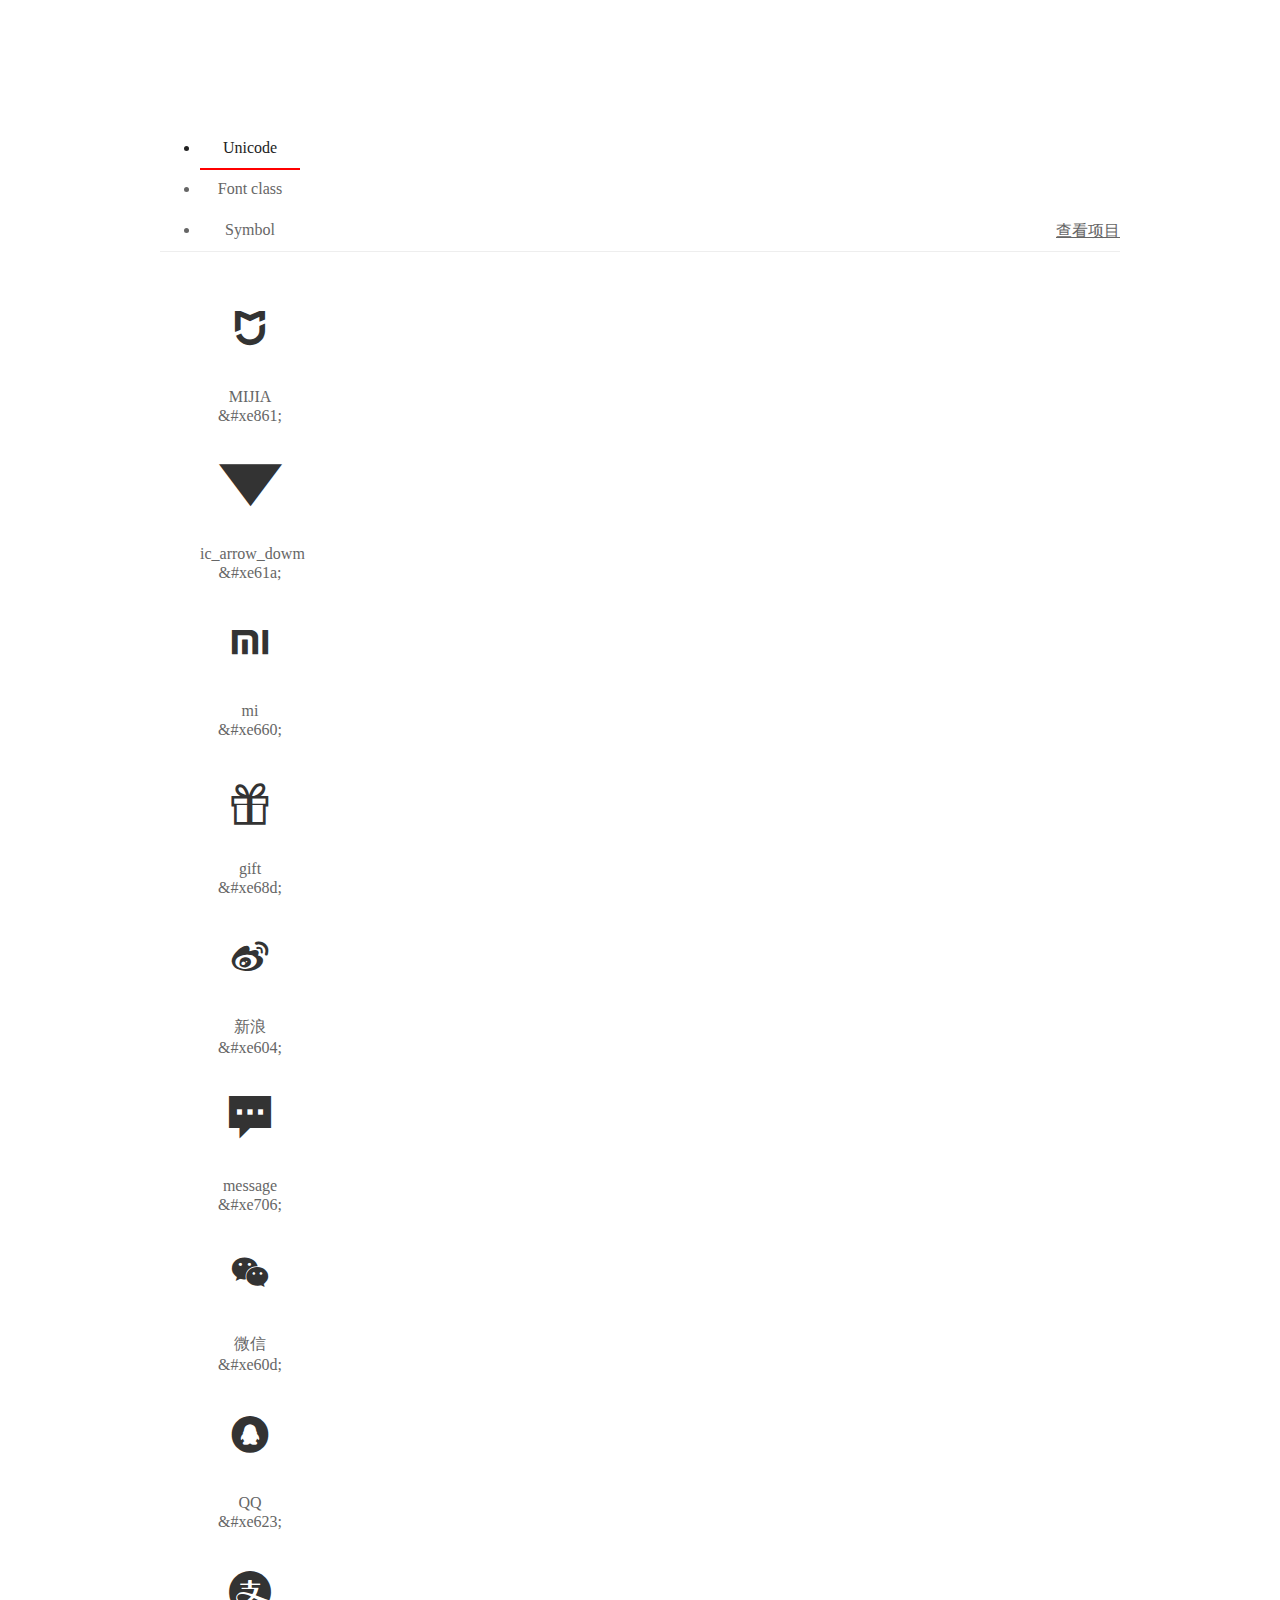
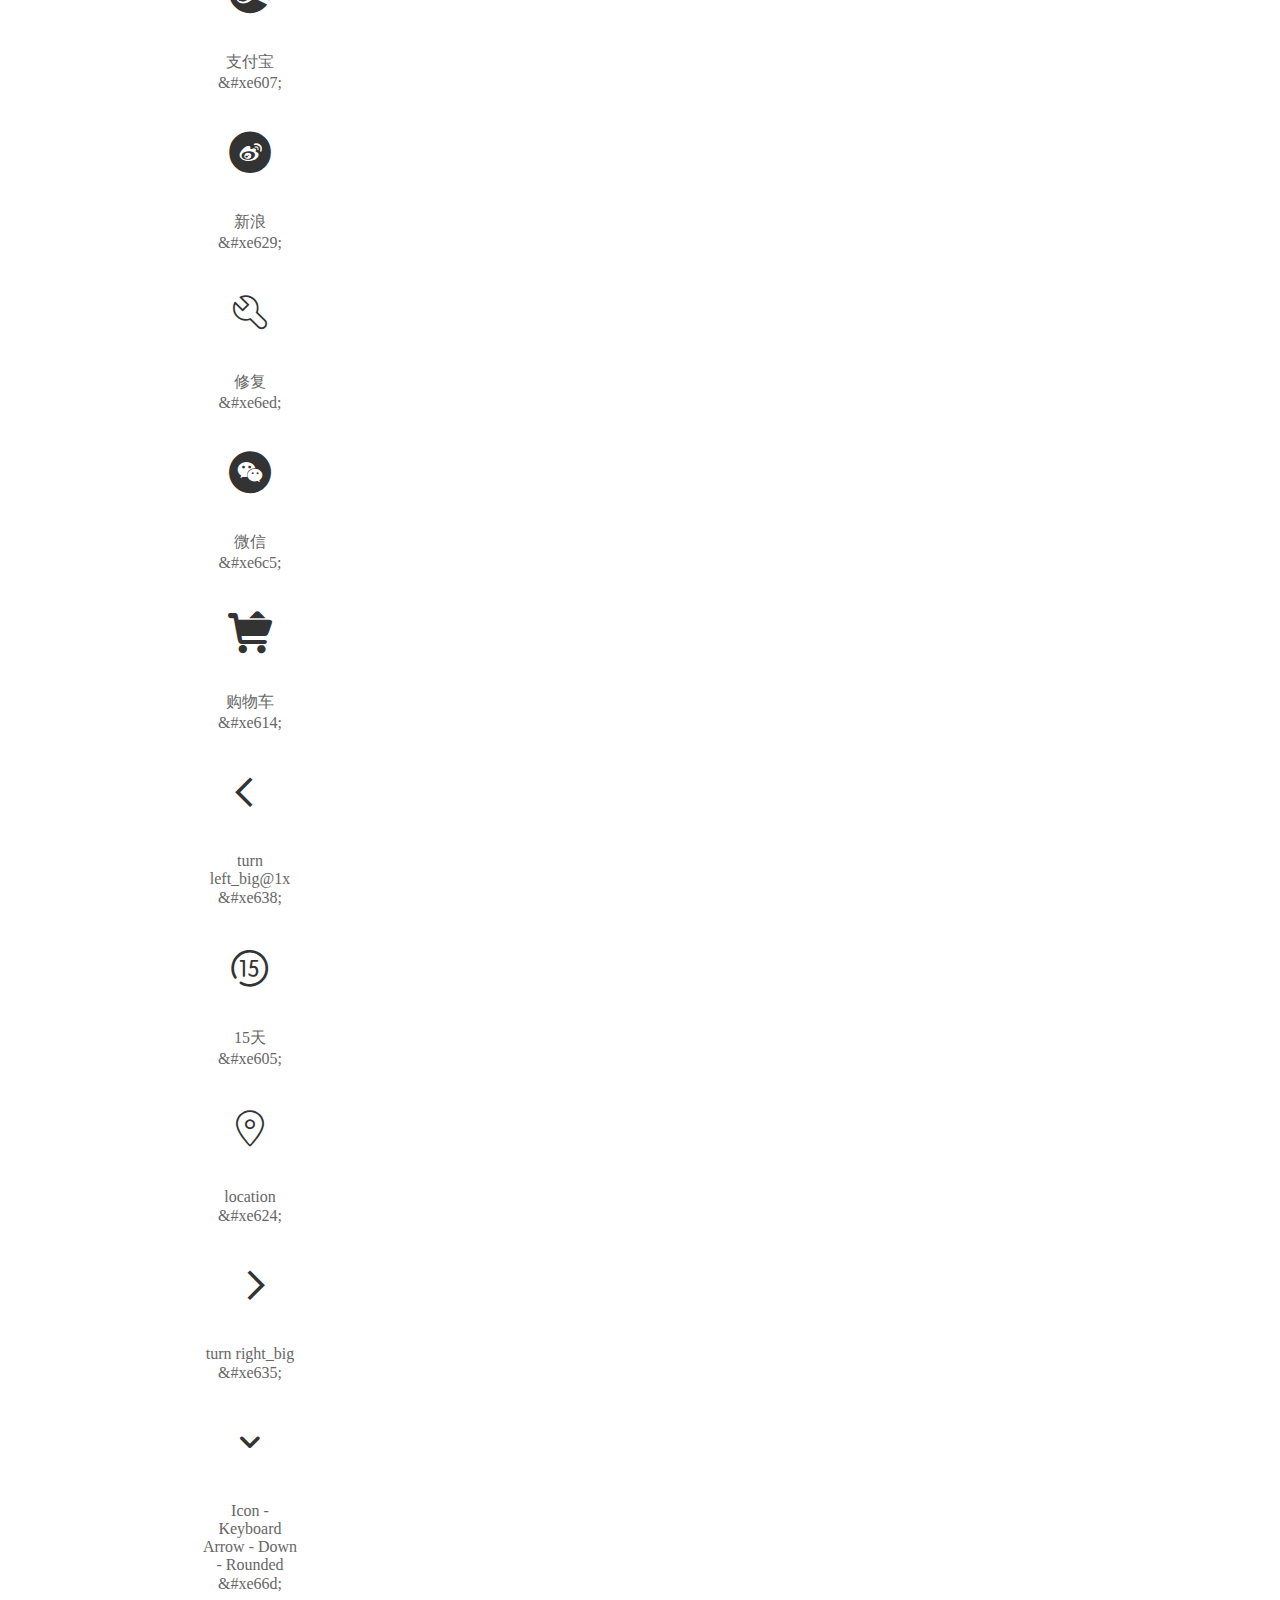
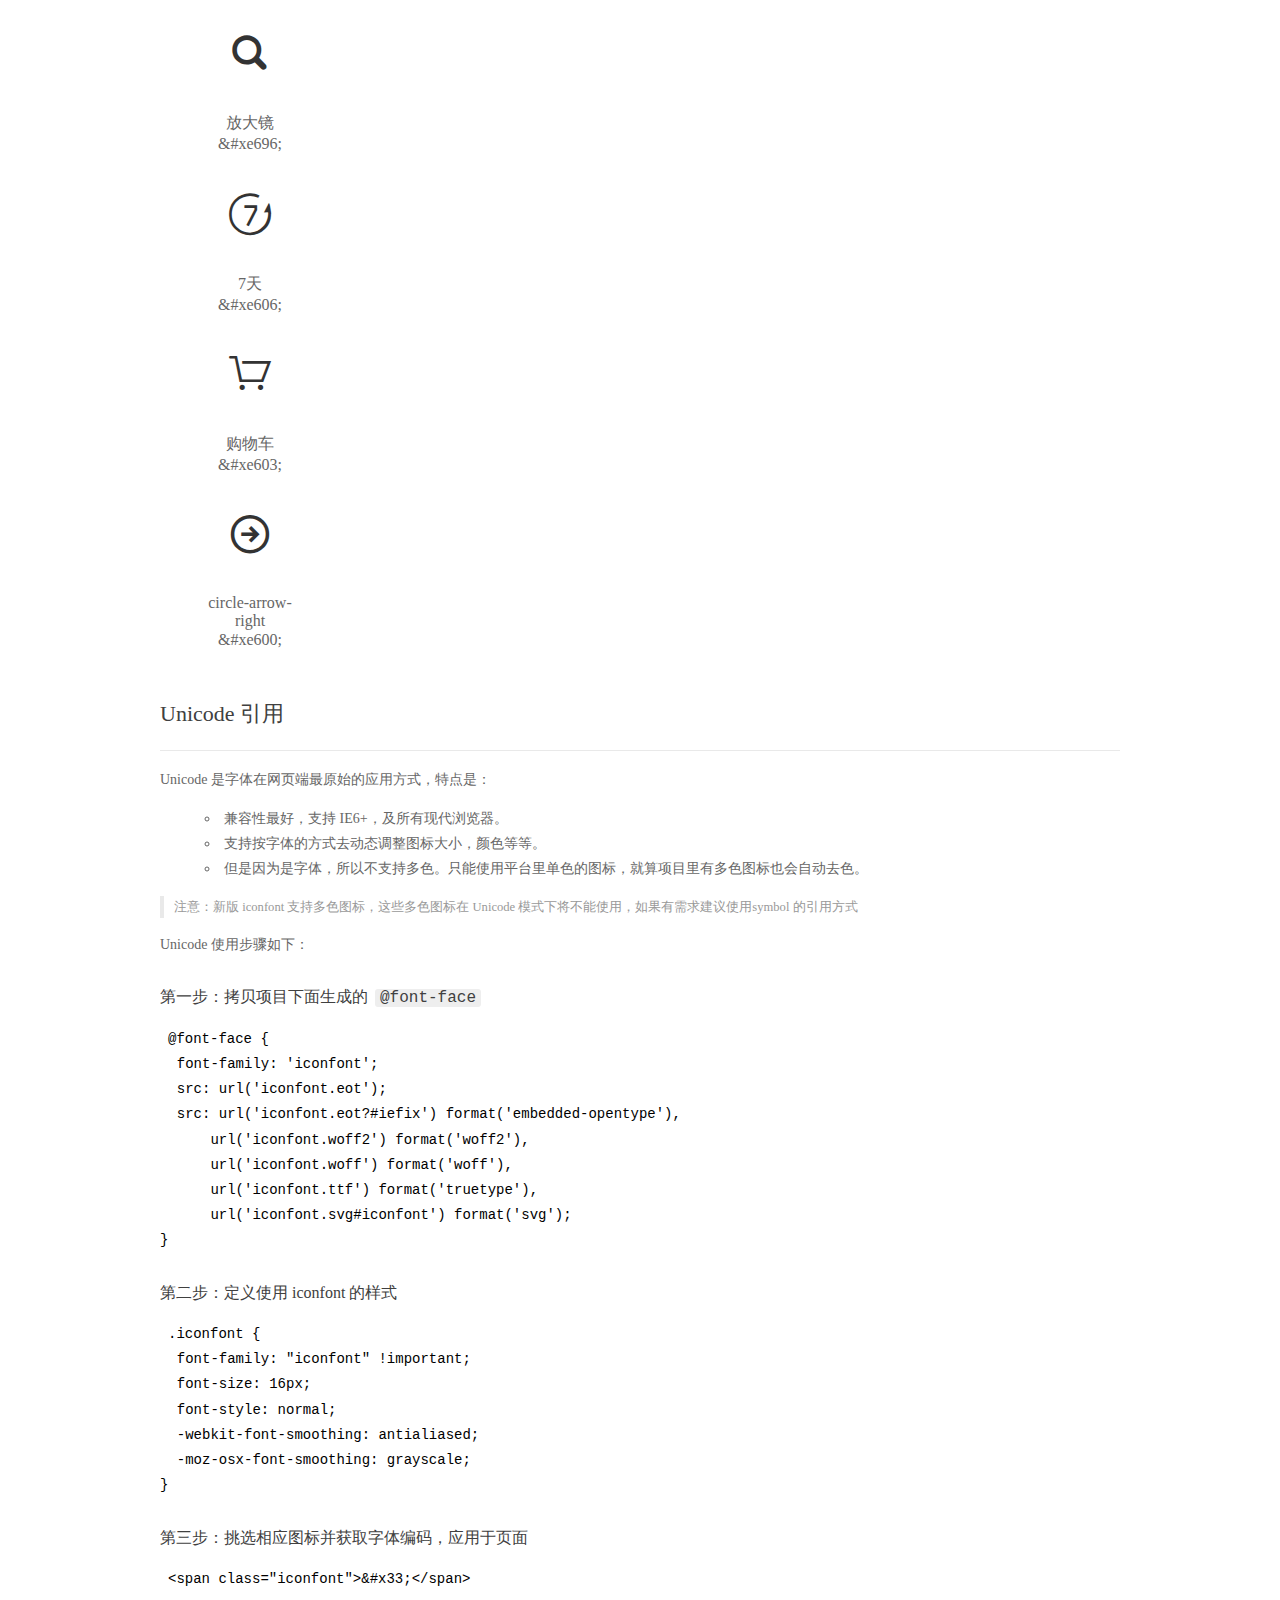
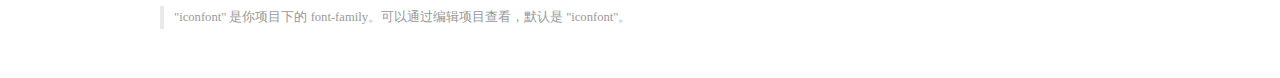
<file: src/font-icon/xiaomi/font_2034664_l88rl2qx7si/demo_index.html>
<!DOCTYPE html>
<html>
<head>
  <meta charset="utf-8"/>
  <title>IconFont Demo</title>
  <link rel="shortcut icon" href="https://img.alicdn.com/tps/i4/TB1_oz6GVXXXXaFXpXXJDFnIXXX-64-64.ico" type="image/x-icon"/>
  <link rel="stylesheet" href="https://g.alicdn.com/thx/cube/1.3.2/cube.min.css">
  <link rel="stylesheet" href="demo.css">
  <link rel="stylesheet" href="iconfont.css">
  <script src="iconfont.js"></script>
  <!-- jQuery -->
  <script src="https://a1.alicdn.com/oss/uploads/2018/12/26/7bfddb60-08e8-11e9-9b04-53e73bb6408b.js"></script>
  <!-- 代码高亮 -->
  <script src="https://a1.alicdn.com/oss/uploads/2018/12/26/a3f714d0-08e6-11e9-8a15-ebf944d7534c.js"></script>
</head>
<body>
  <div class="main">
    <h1 class="logo"><a href="https://www.iconfont.cn/" title="iconfont 首页" target="_blank">&#xe86b;</a></h1>
    <div class="nav-tabs">
      <ul id="tabs" class="dib-box">
        <li class="dib active"><span>Unicode</span></li>
        <li class="dib"><span>Font class</span></li>
        <li class="dib"><span>Symbol</span></li>
      </ul>
      
      <a href="https://www.iconfont.cn/manage/index?manage_type=myprojects&projectId=2034664" target="_blank" class="nav-more">查看项目</a>
      
    </div>
    <div class="tab-container">
      <div class="content unicode" style="display: block;">
          <ul class="icon_lists dib-box">
          
            <li class="dib">
              <span class="icon iconfont">&#xe861;</span>
                <div class="name">MIJIA</div>
                <div class="code-name">&amp;#xe861;</div>
              </li>
          
            <li class="dib">
              <span class="icon iconfont">&#xe61a;</span>
                <div class="name">ic_arrow_dowm</div>
                <div class="code-name">&amp;#xe61a;</div>
              </li>
          
            <li class="dib">
              <span class="icon iconfont">&#xe660;</span>
                <div class="name">mi</div>
                <div class="code-name">&amp;#xe660;</div>
              </li>
          
            <li class="dib">
              <span class="icon iconfont">&#xe68d;</span>
                <div class="name">gift</div>
                <div class="code-name">&amp;#xe68d;</div>
              </li>
          
            <li class="dib">
              <span class="icon iconfont">&#xe604;</span>
                <div class="name">新浪</div>
                <div class="code-name">&amp;#xe604;</div>
              </li>
          
            <li class="dib">
              <span class="icon iconfont">&#xe706;</span>
                <div class="name">message</div>
                <div class="code-name">&amp;#xe706;</div>
              </li>
          
            <li class="dib">
              <span class="icon iconfont">&#xe60d;</span>
                <div class="name">微信</div>
                <div class="code-name">&amp;#xe60d;</div>
              </li>
          
            <li class="dib">
              <span class="icon iconfont">&#xe623;</span>
                <div class="name">QQ</div>
                <div class="code-name">&amp;#xe623;</div>
              </li>
          
            <li class="dib">
              <span class="icon iconfont">&#xe607;</span>
                <div class="name">支付宝</div>
                <div class="code-name">&amp;#xe607;</div>
              </li>
          
            <li class="dib">
              <span class="icon iconfont">&#xe629;</span>
                <div class="name">新浪</div>
                <div class="code-name">&amp;#xe629;</div>
              </li>
          
            <li class="dib">
              <span class="icon iconfont">&#xe6ed;</span>
                <div class="name">修复</div>
                <div class="code-name">&amp;#xe6ed;</div>
              </li>
          
            <li class="dib">
              <span class="icon iconfont">&#xe6c5;</span>
                <div class="name">微信</div>
                <div class="code-name">&amp;#xe6c5;</div>
              </li>
          
            <li class="dib">
              <span class="icon iconfont">&#xe614;</span>
                <div class="name">购物车</div>
                <div class="code-name">&amp;#xe614;</div>
              </li>
          
            <li class="dib">
              <span class="icon iconfont">&#xe638;</span>
                <div class="name">turn left_big@1x</div>
                <div class="code-name">&amp;#xe638;</div>
              </li>
          
            <li class="dib">
              <span class="icon iconfont">&#xe605;</span>
                <div class="name">15天</div>
                <div class="code-name">&amp;#xe605;</div>
              </li>
          
            <li class="dib">
              <span class="icon iconfont">&#xe624;</span>
                <div class="name">location</div>
                <div class="code-name">&amp;#xe624;</div>
              </li>
          
            <li class="dib">
              <span class="icon iconfont">&#xe635;</span>
                <div class="name">turn right_big</div>
                <div class="code-name">&amp;#xe635;</div>
              </li>
          
            <li class="dib">
              <span class="icon iconfont">&#xe66d;</span>
                <div class="name">Icon - Keyboard Arrow - Down - Rounded</div>
                <div class="code-name">&amp;#xe66d;</div>
              </li>
          
            <li class="dib">
              <span class="icon iconfont">&#xe696;</span>
                <div class="name">放大镜</div>
                <div class="code-name">&amp;#xe696;</div>
              </li>
          
            <li class="dib">
              <span class="icon iconfont">&#xe606;</span>
                <div class="name">7天</div>
                <div class="code-name">&amp;#xe606;</div>
              </li>
          
            <li class="dib">
              <span class="icon iconfont">&#xe603;</span>
                <div class="name">购物车</div>
                <div class="code-name">&amp;#xe603;</div>
              </li>
          
            <li class="dib">
              <span class="icon iconfont">&#xe600;</span>
                <div class="name">circle-arrow-right</div>
                <div class="code-name">&amp;#xe600;</div>
              </li>
          
          </ul>
          <div class="article markdown">
          <h2 id="unicode-">Unicode 引用</h2>
          <hr>

          <p>Unicode 是字体在网页端最原始的应用方式，特点是：</p>
          <ul>
            <li>兼容性最好，支持 IE6+，及所有现代浏览器。</li>
            <li>支持按字体的方式去动态调整图标大小，颜色等等。</li>
            <li>但是因为是字体，所以不支持多色。只能使用平台里单色的图标，就算项目里有多色图标也会自动去色。</li>
          </ul>
          <blockquote>
            <p>注意：新版 iconfont 支持多色图标，这些多色图标在 Unicode 模式下将不能使用，如果有需求建议使用symbol 的引用方式</p>
          </blockquote>
          <p>Unicode 使用步骤如下：</p>
          <h3 id="-font-face">第一步：拷贝项目下面生成的 <code>@font-face</code></h3>
<pre><code class="language-css"
>@font-face {
  font-family: 'iconfont';
  src: url('iconfont.eot');
  src: url('iconfont.eot?#iefix') format('embedded-opentype'),
      url('iconfont.woff2') format('woff2'),
      url('iconfont.woff') format('woff'),
      url('iconfont.ttf') format('truetype'),
      url('iconfont.svg#iconfont') format('svg');
}
</code></pre>
          <h3 id="-iconfont-">第二步：定义使用 iconfont 的样式</h3>
<pre><code class="language-css"
>.iconfont {
  font-family: "iconfont" !important;
  font-size: 16px;
  font-style: normal;
  -webkit-font-smoothing: antialiased;
  -moz-osx-font-smoothing: grayscale;
}
</code></pre>
          <h3 id="-">第三步：挑选相应图标并获取字体编码，应用于页面</h3>
<pre>
<code class="language-html"
>&lt;span class="iconfont"&gt;&amp;#x33;&lt;/span&gt;
</code></pre>
          <blockquote>
            <p>"iconfont" 是你项目下的 font-family。可以通过编辑项目查看，默认是 "iconfont"。</p>
          </blockquote>
          </div>
      </div>
      <div class="content font-class">
        <ul class="icon_lists dib-box">
          
          <li class="dib">
            <span class="icon iconfont icon-iconfontquestion"></span>
            <div class="name">
              MIJIA
            </div>
            <div class="code-name">.icon-iconfontquestion
            </div>
          </li>
          
          <li class="dib">
            <span class="icon iconfont icon-ic_arrow_dowm"></span>
            <div class="name">
              ic_arrow_dowm
            </div>
            <div class="code-name">.icon-ic_arrow_dowm
            </div>
          </li>
          
          <li class="dib">
            <span class="icon iconfont icon-mi"></span>
            <div class="name">
              mi
            </div>
            <div class="code-name">.icon-mi
            </div>
          </li>
          
          <li class="dib">
            <span class="icon iconfont icon-gift"></span>
            <div class="name">
              gift
            </div>
            <div class="code-name">.icon-gift
            </div>
          </li>
          
          <li class="dib">
            <span class="icon iconfont icon-xinlang"></span>
            <div class="name">
              新浪
            </div>
            <div class="code-name">.icon-xinlang
            </div>
          </li>
          
          <li class="dib">
            <span class="icon iconfont icon-message"></span>
            <div class="name">
              message
            </div>
            <div class="code-name">.icon-message
            </div>
          </li>
          
          <li class="dib">
            <span class="icon iconfont icon-weixin"></span>
            <div class="name">
              微信
            </div>
            <div class="code-name">.icon-weixin
            </div>
          </li>
          
          <li class="dib">
            <span class="icon iconfont icon-QQ"></span>
            <div class="name">
              QQ
            </div>
            <div class="code-name">.icon-QQ
            </div>
          </li>
          
          <li class="dib">
            <span class="icon iconfont icon-zhifubao"></span>
            <div class="name">
              支付宝
            </div>
            <div class="code-name">.icon-zhifubao
            </div>
          </li>
          
          <li class="dib">
            <span class="icon iconfont icon-xinlang1"></span>
            <div class="name">
              新浪
            </div>
            <div class="code-name">.icon-xinlang1
            </div>
          </li>
          
          <li class="dib">
            <span class="icon iconfont icon-xiufu"></span>
            <div class="name">
              修复
            </div>
            <div class="code-name">.icon-xiufu
            </div>
          </li>
          
          <li class="dib">
            <span class="icon iconfont icon-weixin1"></span>
            <div class="name">
              微信
            </div>
            <div class="code-name">.icon-weixin1
            </div>
          </li>
          
          <li class="dib">
            <span class="icon iconfont icon-gouwuche"></span>
            <div class="name">
              购物车
            </div>
            <div class="code-name">.icon-gouwuche
            </div>
          </li>
          
          <li class="dib">
            <span class="icon iconfont icon-turnleft_bigx"></span>
            <div class="name">
              turn left_big@1x
            </div>
            <div class="code-name">.icon-turnleft_bigx
            </div>
          </li>
          
          <li class="dib">
            <span class="icon iconfont icon-tian"></span>
            <div class="name">
              15天
            </div>
            <div class="code-name">.icon-tian
            </div>
          </li>
          
          <li class="dib">
            <span class="icon iconfont icon-dizhi"></span>
            <div class="name">
              location
            </div>
            <div class="code-name">.icon-dizhi
            </div>
          </li>
          
          <li class="dib">
            <span class="icon iconfont icon-turnright_big"></span>
            <div class="name">
              turn right_big
            </div>
            <div class="code-name">.icon-turnright_big
            </div>
          </li>
          
          <li class="dib">
            <span class="icon iconfont icon-Icon-KeyboardArrow-Down-Rounded"></span>
            <div class="name">
              Icon - Keyboard Arrow - Down - Rounded
            </div>
            <div class="code-name">.icon-Icon-KeyboardArrow-Down-Rounded
            </div>
          </li>
          
          <li class="dib">
            <span class="icon iconfont icon-fangdajing"></span>
            <div class="name">
              放大镜
            </div>
            <div class="code-name">.icon-fangdajing
            </div>
          </li>
          
          <li class="dib">
            <span class="icon iconfont icon-tian1"></span>
            <div class="name">
              7天
            </div>
            <div class="code-name">.icon-tian1
            </div>
          </li>
          
          <li class="dib">
            <span class="icon iconfont icon-003gouwuche"></span>
            <div class="name">
              购物车
            </div>
            <div class="code-name">.icon-003gouwuche
            </div>
          </li>
          
          <li class="dib">
            <span class="icon iconfont icon-circle-arrow-right"></span>
            <div class="name">
              circle-arrow-right
            </div>
            <div class="code-name">.icon-circle-arrow-right
            </div>
          </li>
          
        </ul>
        <div class="article markdown">
        <h2 id="font-class-">font-class 引用</h2>
        <hr>

        <p>font-class 是 Unicode 使用方式的一种变种，主要是解决 Unicode 书写不直观，语意不明确的问题。</p>
        <p>与 Unicode 使用方式相比，具有如下特点：</p>
        <ul>
          <li>兼容性良好，支持 IE8+，及所有现代浏览器。</li>
          <li>相比于 Unicode 语意明确，书写更直观。可以很容易分辨这个 icon 是什么。</li>
          <li>因为使用 class 来定义图标，所以当要替换图标时，只需要修改 class 里面的 Unicode 引用。</li>
          <li>不过因为本质上还是使用的字体，所以多色图标还是不支持的。</li>
        </ul>
        <p>使用步骤如下：</p>
        <h3 id="-fontclass-">第一步：引入项目下面生成的 fontclass 代码：</h3>
<pre><code class="language-html">&lt;link rel="stylesheet" href="./iconfont.css"&gt;
</code></pre>
        <h3 id="-">第二步：挑选相应图标并获取类名，应用于页面：</h3>
<pre><code class="language-html">&lt;span class="iconfont icon-xxx"&gt;&lt;/span&gt;
</code></pre>
        <blockquote>
          <p>"
            iconfont" 是你项目下的 font-family。可以通过编辑项目查看，默认是 "iconfont"。</p>
        </blockquote>
      </div>
      </div>
      <div class="content symbol">
          <ul class="icon_lists dib-box">
          
            <li class="dib">
                <svg class="icon svg-icon" aria-hidden="true">
                  <use xlink:href="#icon-iconfontquestion"></use>
                </svg>
                <div class="name">MIJIA</div>
                <div class="code-name">#icon-iconfontquestion</div>
            </li>
          
            <li class="dib">
                <svg class="icon svg-icon" aria-hidden="true">
                  <use xlink:href="#icon-ic_arrow_dowm"></use>
                </svg>
                <div class="name">ic_arrow_dowm</div>
                <div class="code-name">#icon-ic_arrow_dowm</div>
            </li>
          
            <li class="dib">
                <svg class="icon svg-icon" aria-hidden="true">
                  <use xlink:href="#icon-mi"></use>
                </svg>
                <div class="name">mi</div>
                <div class="code-name">#icon-mi</div>
            </li>
          
            <li class="dib">
                <svg class="icon svg-icon" aria-hidden="true">
                  <use xlink:href="#icon-gift"></use>
                </svg>
                <div class="name">gift</div>
                <div class="code-name">#icon-gift</div>
            </li>
          
            <li class="dib">
                <svg class="icon svg-icon" aria-hidden="true">
                  <use xlink:href="#icon-xinlang"></use>
                </svg>
                <div class="name">新浪</div>
                <div class="code-name">#icon-xinlang</div>
            </li>
          
            <li class="dib">
                <svg class="icon svg-icon" aria-hidden="true">
                  <use xlink:href="#icon-message"></use>
                </svg>
                <div class="name">message</div>
                <div class="code-name">#icon-message</div>
            </li>
          
            <li class="dib">
                <svg class="icon svg-icon" aria-hidden="true">
                  <use xlink:href="#icon-weixin"></use>
                </svg>
                <div class="name">微信</div>
                <div class="code-name">#icon-weixin</div>
            </li>
          
            <li class="dib">
                <svg class="icon svg-icon" aria-hidden="true">
                  <use xlink:href="#icon-QQ"></use>
                </svg>
                <div class="name">QQ</div>
                <div class="code-name">#icon-QQ</div>
            </li>
          
            <li class="dib">
                <svg class="icon svg-icon" aria-hidden="true">
                  <use xlink:href="#icon-zhifubao"></use>
                </svg>
                <div class="name">支付宝</div>
                <div class="code-name">#icon-zhifubao</div>
            </li>
          
            <li class="dib">
                <svg class="icon svg-icon" aria-hidden="true">
                  <use xlink:href="#icon-xinlang1"></use>
                </svg>
                <div class="name">新浪</div>
                <div class="code-name">#icon-xinlang1</div>
            </li>
          
            <li class="dib">
                <svg class="icon svg-icon" aria-hidden="true">
                  <use xlink:href="#icon-xiufu"></use>
                </svg>
                <div class="name">修复</div>
                <div class="code-name">#icon-xiufu</div>
            </li>
          
            <li class="dib">
                <svg class="icon svg-icon" aria-hidden="true">
                  <use xlink:href="#icon-weixin1"></use>
                </svg>
                <div class="name">微信</div>
                <div class="code-name">#icon-weixin1</div>
            </li>
          
            <li class="dib">
                <svg class="icon svg-icon" aria-hidden="true">
                  <use xlink:href="#icon-gouwuche"></use>
                </svg>
                <div class="name">购物车</div>
                <div class="code-name">#icon-gouwuche</div>
            </li>
          
            <li class="dib">
                <svg class="icon svg-icon" aria-hidden="true">
                  <use xlink:href="#icon-turnleft_bigx"></use>
                </svg>
                <div class="name">turn left_big@1x</div>
                <div class="code-name">#icon-turnleft_bigx</div>
            </li>
          
            <li class="dib">
                <svg class="icon svg-icon" aria-hidden="true">
                  <use xlink:href="#icon-tian"></use>
                </svg>
                <div class="name">15天</div>
                <div class="code-name">#icon-tian</div>
            </li>
          
            <li class="dib">
                <svg class="icon svg-icon" aria-hidden="true">
                  <use xlink:href="#icon-dizhi"></use>
                </svg>
                <div class="name">location</div>
                <div class="code-name">#icon-dizhi</div>
            </li>
          
            <li class="dib">
                <svg class="icon svg-icon" aria-hidden="true">
                  <use xlink:href="#icon-turnright_big"></use>
                </svg>
                <div class="name">turn right_big</div>
                <div class="code-name">#icon-turnright_big</div>
            </li>
          
            <li class="dib">
                <svg class="icon svg-icon" aria-hidden="true">
                  <use xlink:href="#icon-Icon-KeyboardArrow-Down-Rounded"></use>
                </svg>
                <div class="name">Icon - Keyboard Arrow - Down - Rounded</div>
                <div class="code-name">#icon-Icon-KeyboardArrow-Down-Rounded</div>
            </li>
          
            <li class="dib">
                <svg class="icon svg-icon" aria-hidden="true">
                  <use xlink:href="#icon-fangdajing"></use>
                </svg>
                <div class="name">放大镜</div>
                <div class="code-name">#icon-fangdajing</div>
            </li>
          
            <li class="dib">
                <svg class="icon svg-icon" aria-hidden="true">
                  <use xlink:href="#icon-tian1"></use>
                </svg>
                <div class="name">7天</div>
                <div class="code-name">#icon-tian1</div>
            </li>
          
            <li class="dib">
                <svg class="icon svg-icon" aria-hidden="true">
                  <use xlink:href="#icon-003gouwuche"></use>
                </svg>
                <div class="name">购物车</div>
                <div class="code-name">#icon-003gouwuche</div>
            </li>
          
            <li class="dib">
                <svg class="icon svg-icon" aria-hidden="true">
                  <use xlink:href="#icon-circle-arrow-right"></use>
                </svg>
                <div class="name">circle-arrow-right</div>
                <div class="code-name">#icon-circle-arrow-right</div>
            </li>
          
          </ul>
          <div class="article markdown">
          <h2 id="symbol-">Symbol 引用</h2>
          <hr>

          <p>这是一种全新的使用方式，应该说这才是未来的主流，也是平台目前推荐的用法。相关介绍可以参考这篇<a href="">文章</a>
            这种用法其实是做了一个 SVG 的集合，与另外两种相比具有如下特点：</p>
          <ul>
            <li>支持多色图标了，不再受单色限制。</li>
            <li>通过一些技巧，支持像字体那样，通过 <code>font-size</code>, <code>color</code> 来调整样式。</li>
            <li>兼容性较差，支持 IE9+，及现代浏览器。</li>
            <li>浏览器渲染 SVG 的性能一般，还不如 png。</li>
          </ul>
          <p>使用步骤如下：</p>
          <h3 id="-symbol-">第一步：引入项目下面生成的 symbol 代码：</h3>
<pre><code class="language-html">&lt;script src="./iconfont.js"&gt;&lt;/script&gt;
</code></pre>
          <h3 id="-css-">第二步：加入通用 CSS 代码（引入一次就行）：</h3>
<pre><code class="language-html">&lt;style&gt;
.icon {
  width: 1em;
  height: 1em;
  vertical-align: -0.15em;
  fill: currentColor;
  overflow: hidden;
}
&lt;/style&gt;
</code></pre>
          <h3 id="-">第三步：挑选相应图标并获取类名，应用于页面：</h3>
<pre><code class="language-html">&lt;svg class="icon" aria-hidden="true"&gt;
  &lt;use xlink:href="#icon-xxx"&gt;&lt;/use&gt;
&lt;/svg&gt;
</code></pre>
          </div>
      </div>

    </div>
  </div>
  <script>
  $(document).ready(function () {
      $('.tab-container .content:first').show()

      $('#tabs li').click(function (e) {
        var tabContent = $('.tab-container .content')
        var index = $(this).index()

        if ($(this).hasClass('active')) {
          return
        } else {
          $('#tabs li').removeClass('active')
          $(this).addClass('active')

          tabContent.hide().eq(index).fadeIn()
        }
      })
    })
  </script>
</body>
</html>
</file>
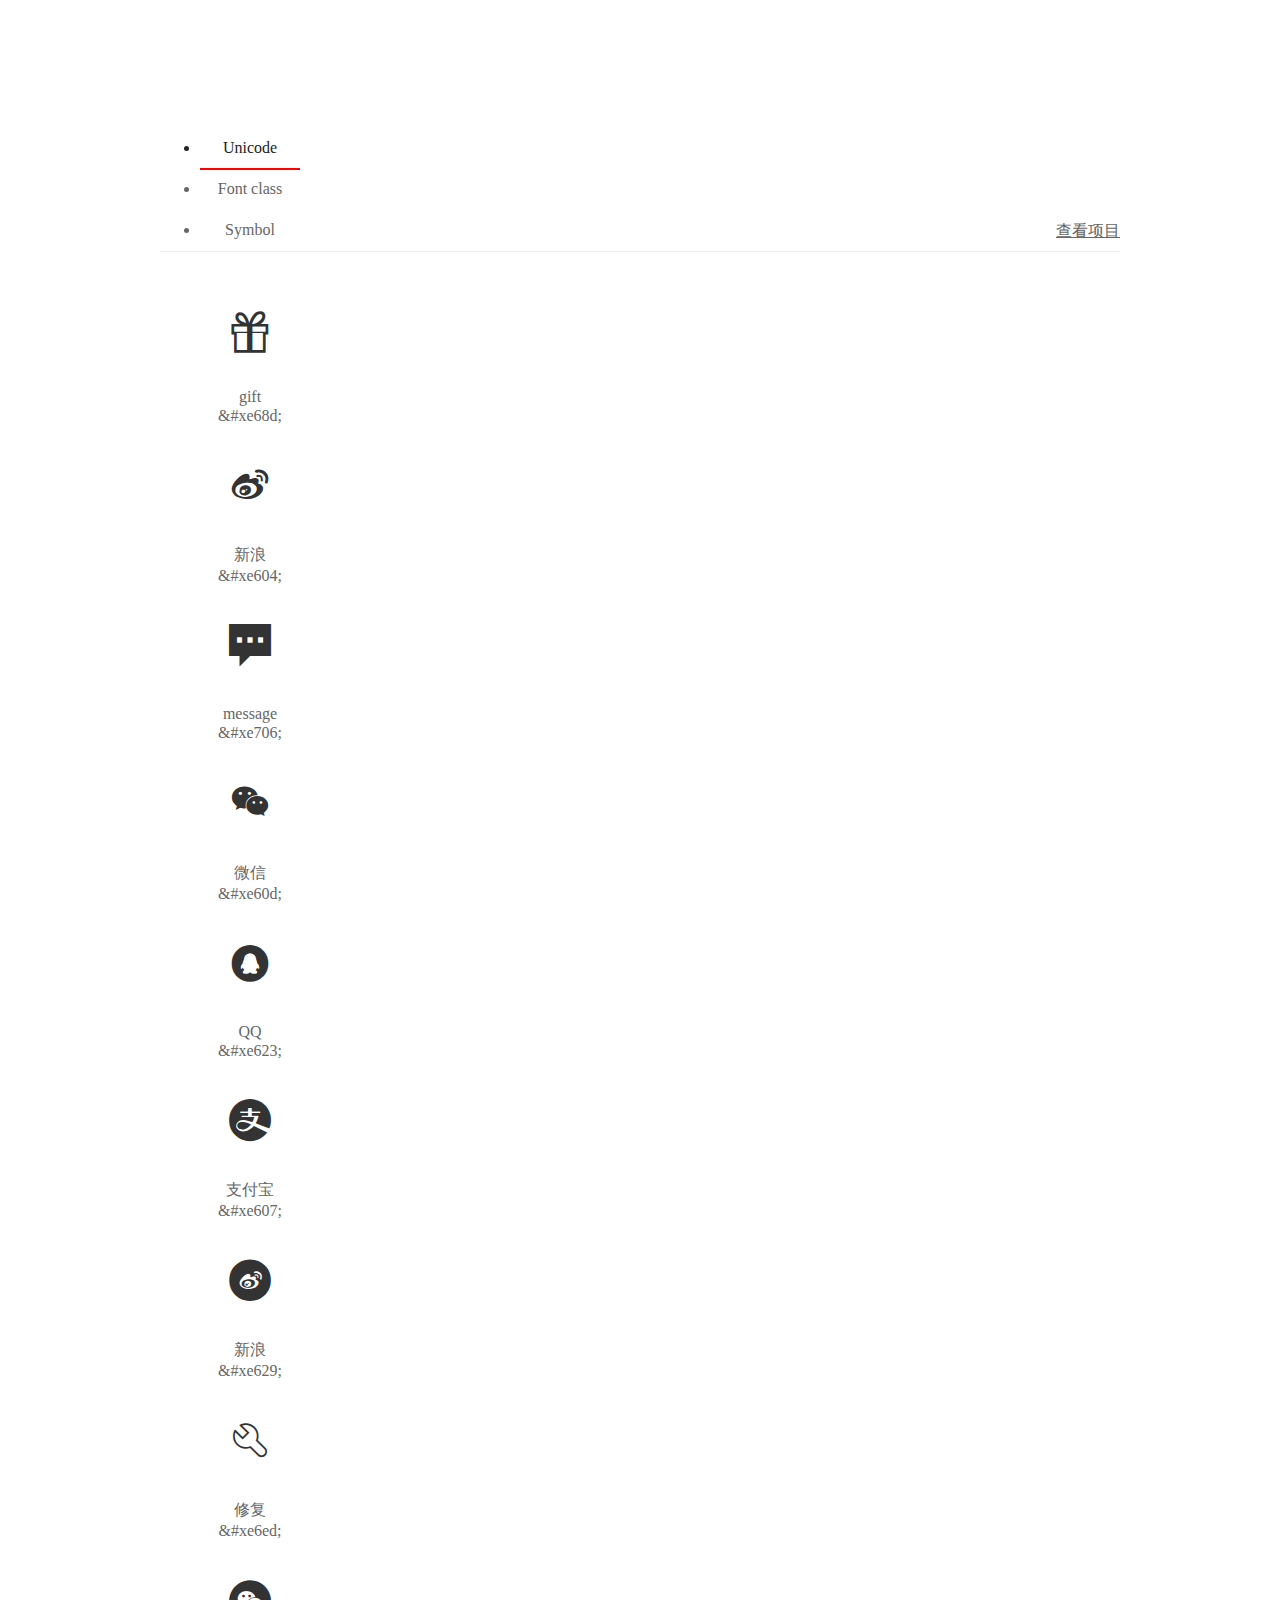
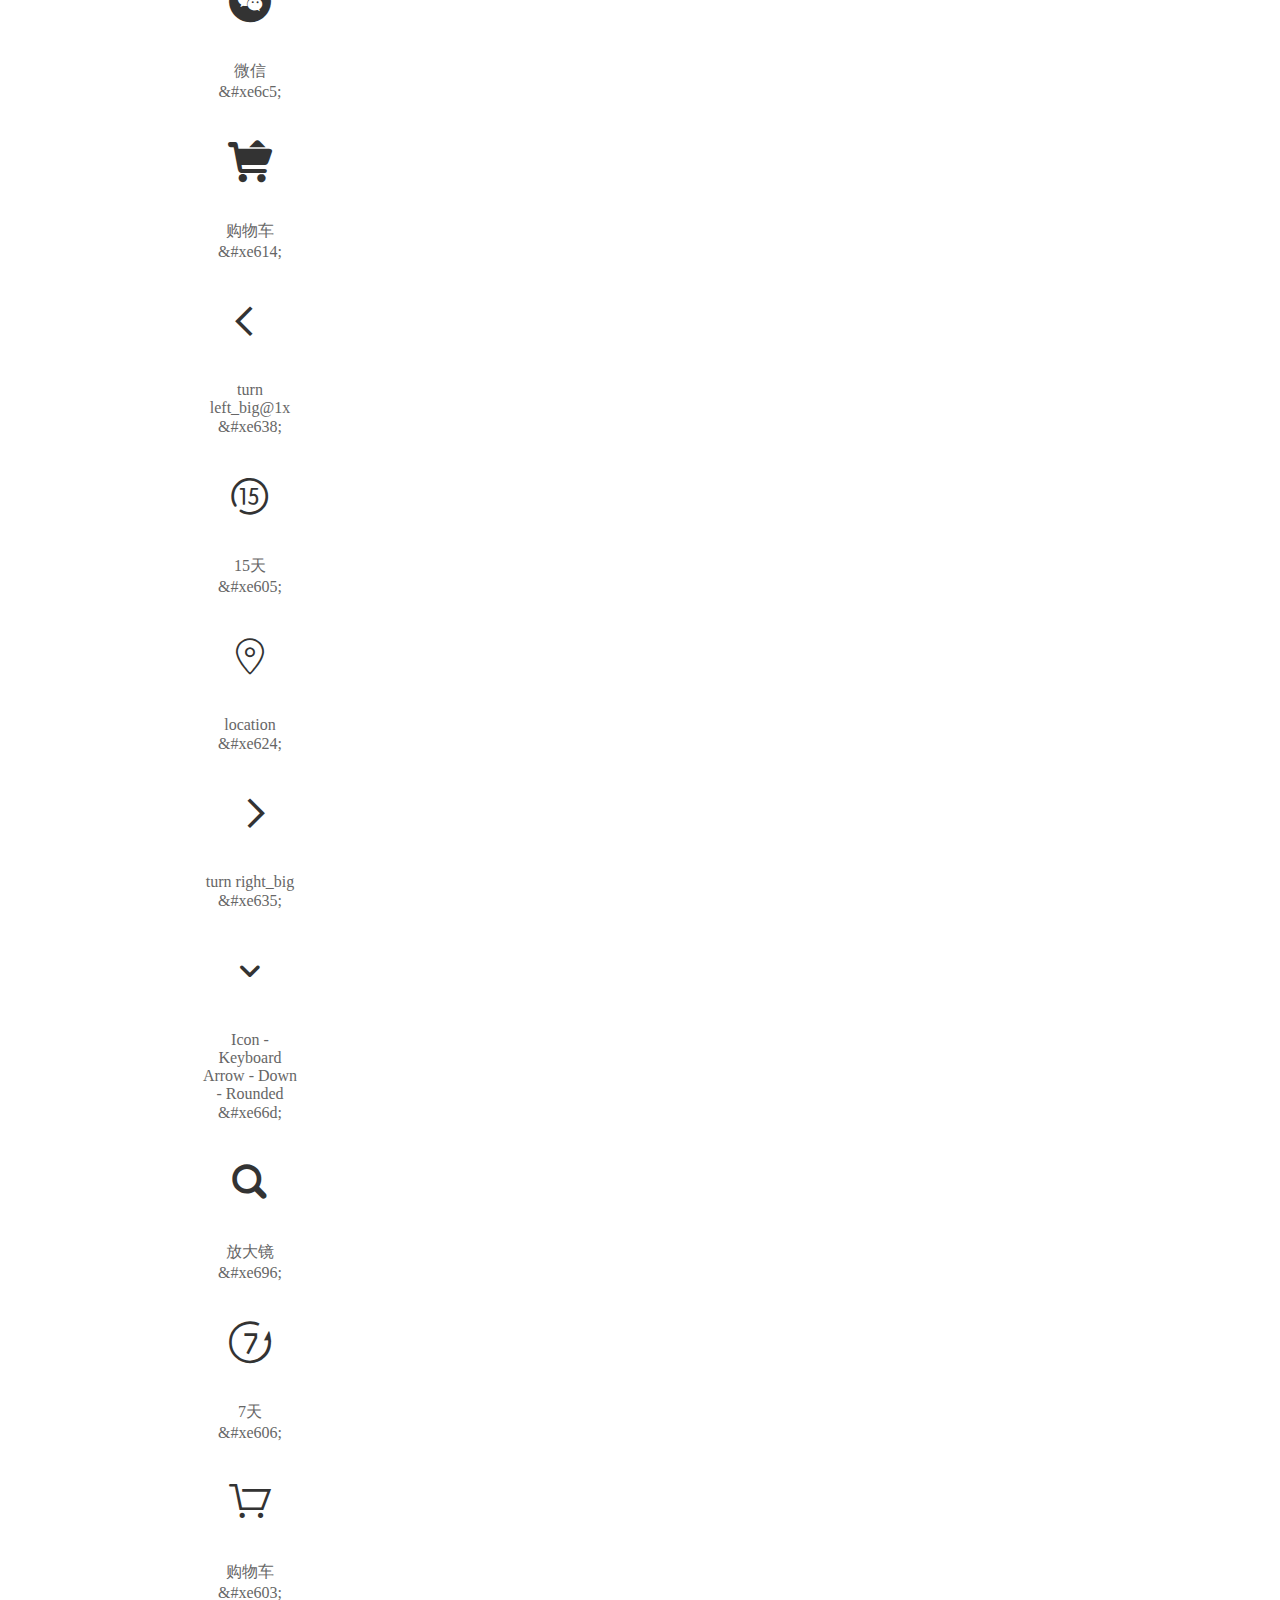
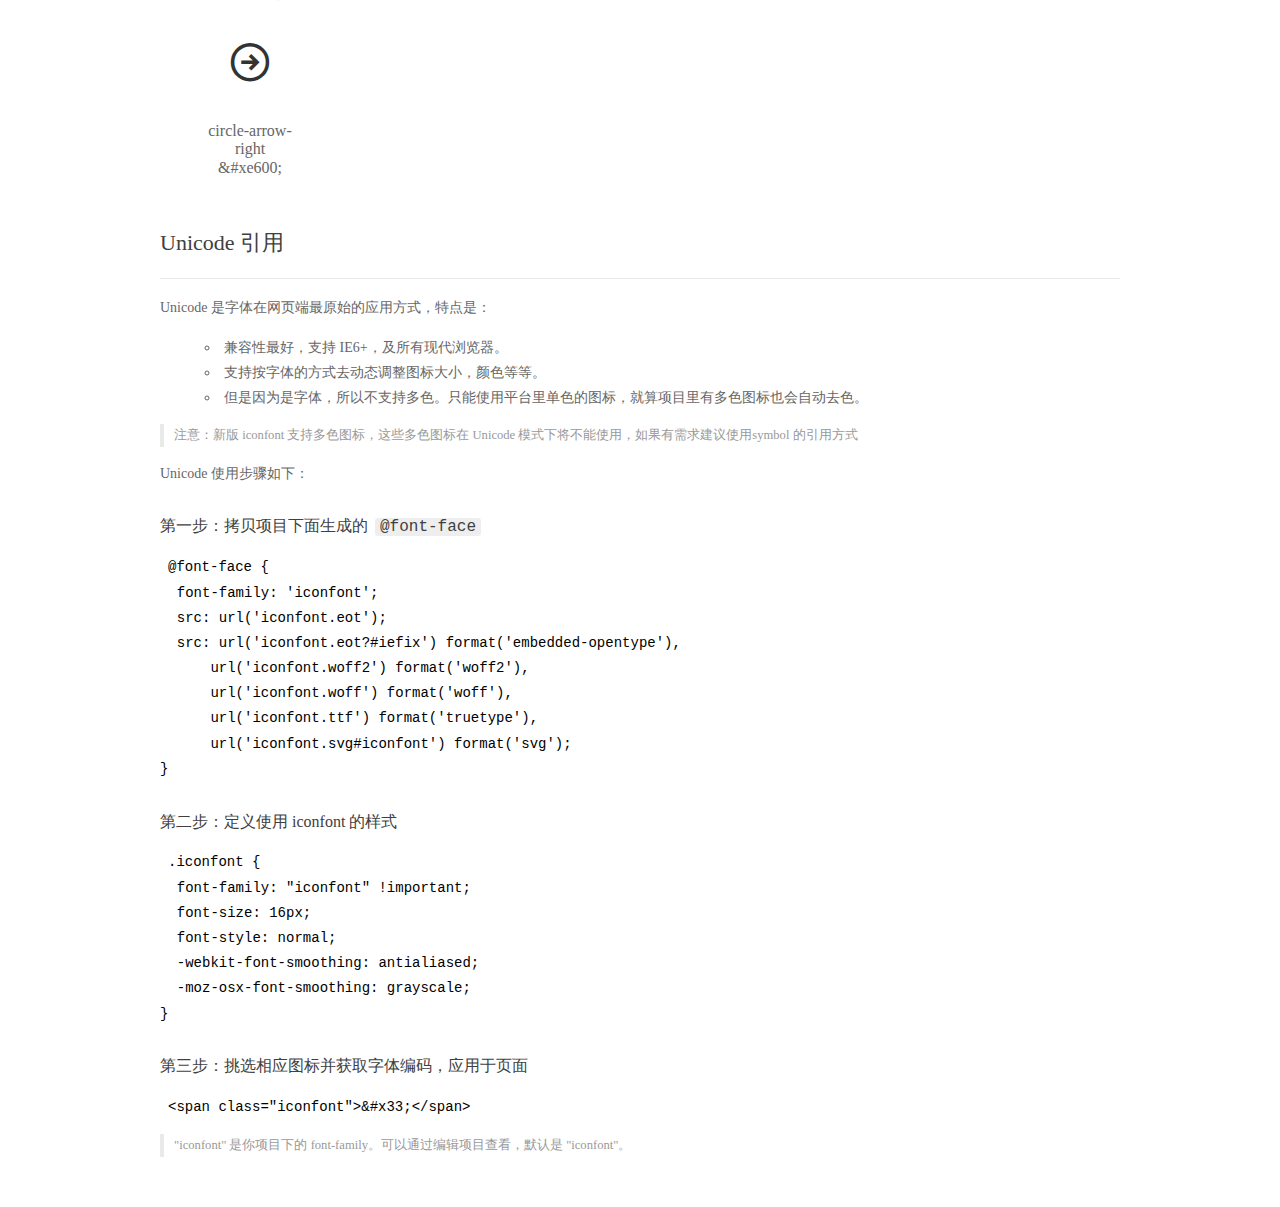
<file: src/font-icon/xiaomi/download/font_2034664_y8vlim5rx7m/demo_index.html>
<!DOCTYPE html>
<html>
<head>
  <meta charset="utf-8"/>
  <title>IconFont Demo</title>
  <link rel="shortcut icon" href="https://img.alicdn.com/tps/i4/TB1_oz6GVXXXXaFXpXXJDFnIXXX-64-64.ico" type="image/x-icon"/>
  <link rel="stylesheet" href="https://g.alicdn.com/thx/cube/1.3.2/cube.min.css">
  <link rel="stylesheet" href="demo.css">
  <link rel="stylesheet" href="iconfont.css">
  <script src="iconfont.js"></script>
  <!-- jQuery -->
  <script src="https://a1.alicdn.com/oss/uploads/2018/12/26/7bfddb60-08e8-11e9-9b04-53e73bb6408b.js"></script>
  <!-- 代码高亮 -->
  <script src="https://a1.alicdn.com/oss/uploads/2018/12/26/a3f714d0-08e6-11e9-8a15-ebf944d7534c.js"></script>
</head>
<body>
  <div class="main">
    <h1 class="logo"><a href="https://www.iconfont.cn/" title="iconfont 首页" target="_blank">&#xe86b;</a></h1>
    <div class="nav-tabs">
      <ul id="tabs" class="dib-box">
        <li class="dib active"><span>Unicode</span></li>
        <li class="dib"><span>Font class</span></li>
        <li class="dib"><span>Symbol</span></li>
      </ul>
      
      <a href="https://www.iconfont.cn/manage/index?manage_type=myprojects&projectId=2034664" target="_blank" class="nav-more">查看项目</a>
      
    </div>
    <div class="tab-container">
      <div class="content unicode" style="display: block;">
          <ul class="icon_lists dib-box">
          
            <li class="dib">
              <span class="icon iconfont">&#xe68d;</span>
                <div class="name">gift</div>
                <div class="code-name">&amp;#xe68d;</div>
              </li>
          
            <li class="dib">
              <span class="icon iconfont">&#xe604;</span>
                <div class="name">新浪</div>
                <div class="code-name">&amp;#xe604;</div>
              </li>
          
            <li class="dib">
              <span class="icon iconfont">&#xe706;</span>
                <div class="name">message</div>
                <div class="code-name">&amp;#xe706;</div>
              </li>
          
            <li class="dib">
              <span class="icon iconfont">&#xe60d;</span>
                <div class="name">微信</div>
                <div class="code-name">&amp;#xe60d;</div>
              </li>
          
            <li class="dib">
              <span class="icon iconfont">&#xe623;</span>
                <div class="name">QQ</div>
                <div class="code-name">&amp;#xe623;</div>
              </li>
          
            <li class="dib">
              <span class="icon iconfont">&#xe607;</span>
                <div class="name">支付宝</div>
                <div class="code-name">&amp;#xe607;</div>
              </li>
          
            <li class="dib">
              <span class="icon iconfont">&#xe629;</span>
                <div class="name">新浪</div>
                <div class="code-name">&amp;#xe629;</div>
              </li>
          
            <li class="dib">
              <span class="icon iconfont">&#xe6ed;</span>
                <div class="name">修复</div>
                <div class="code-name">&amp;#xe6ed;</div>
              </li>
          
            <li class="dib">
              <span class="icon iconfont">&#xe6c5;</span>
                <div class="name">微信</div>
                <div class="code-name">&amp;#xe6c5;</div>
              </li>
          
            <li class="dib">
              <span class="icon iconfont">&#xe614;</span>
                <div class="name">购物车</div>
                <div class="code-name">&amp;#xe614;</div>
              </li>
          
            <li class="dib">
              <span class="icon iconfont">&#xe638;</span>
                <div class="name">turn left_big@1x</div>
                <div class="code-name">&amp;#xe638;</div>
              </li>
          
            <li class="dib">
              <span class="icon iconfont">&#xe605;</span>
                <div class="name">15天</div>
                <div class="code-name">&amp;#xe605;</div>
              </li>
          
            <li class="dib">
              <span class="icon iconfont">&#xe624;</span>
                <div class="name">location</div>
                <div class="code-name">&amp;#xe624;</div>
              </li>
          
            <li class="dib">
              <span class="icon iconfont">&#xe635;</span>
                <div class="name">turn right_big</div>
                <div class="code-name">&amp;#xe635;</div>
              </li>
          
            <li class="dib">
              <span class="icon iconfont">&#xe66d;</span>
                <div class="name">Icon - Keyboard Arrow - Down - Rounded</div>
                <div class="code-name">&amp;#xe66d;</div>
              </li>
          
            <li class="dib">
              <span class="icon iconfont">&#xe696;</span>
                <div class="name">放大镜</div>
                <div class="code-name">&amp;#xe696;</div>
              </li>
          
            <li class="dib">
              <span class="icon iconfont">&#xe606;</span>
                <div class="name">7天</div>
                <div class="code-name">&amp;#xe606;</div>
              </li>
          
            <li class="dib">
              <span class="icon iconfont">&#xe603;</span>
                <div class="name">购物车</div>
                <div class="code-name">&amp;#xe603;</div>
              </li>
          
            <li class="dib">
              <span class="icon iconfont">&#xe600;</span>
                <div class="name">circle-arrow-right</div>
                <div class="code-name">&amp;#xe600;</div>
              </li>
          
          </ul>
          <div class="article markdown">
          <h2 id="unicode-">Unicode 引用</h2>
          <hr>

          <p>Unicode 是字体在网页端最原始的应用方式，特点是：</p>
          <ul>
            <li>兼容性最好，支持 IE6+，及所有现代浏览器。</li>
            <li>支持按字体的方式去动态调整图标大小，颜色等等。</li>
            <li>但是因为是字体，所以不支持多色。只能使用平台里单色的图标，就算项目里有多色图标也会自动去色。</li>
          </ul>
          <blockquote>
            <p>注意：新版 iconfont 支持多色图标，这些多色图标在 Unicode 模式下将不能使用，如果有需求建议使用symbol 的引用方式</p>
          </blockquote>
          <p>Unicode 使用步骤如下：</p>
          <h3 id="-font-face">第一步：拷贝项目下面生成的 <code>@font-face</code></h3>
<pre><code class="language-css"
>@font-face {
  font-family: 'iconfont';
  src: url('iconfont.eot');
  src: url('iconfont.eot?#iefix') format('embedded-opentype'),
      url('iconfont.woff2') format('woff2'),
      url('iconfont.woff') format('woff'),
      url('iconfont.ttf') format('truetype'),
      url('iconfont.svg#iconfont') format('svg');
}
</code></pre>
          <h3 id="-iconfont-">第二步：定义使用 iconfont 的样式</h3>
<pre><code class="language-css"
>.iconfont {
  font-family: "iconfont" !important;
  font-size: 16px;
  font-style: normal;
  -webkit-font-smoothing: antialiased;
  -moz-osx-font-smoothing: grayscale;
}
</code></pre>
          <h3 id="-">第三步：挑选相应图标并获取字体编码，应用于页面</h3>
<pre>
<code class="language-html"
>&lt;span class="iconfont"&gt;&amp;#x33;&lt;/span&gt;
</code></pre>
          <blockquote>
            <p>"iconfont" 是你项目下的 font-family。可以通过编辑项目查看，默认是 "iconfont"。</p>
          </blockquote>
          </div>
      </div>
      <div class="content font-class">
        <ul class="icon_lists dib-box">
          
          <li class="dib">
            <span class="icon iconfont icon-gift"></span>
            <div class="name">
              gift
            </div>
            <div class="code-name">.icon-gift
            </div>
          </li>
          
          <li class="dib">
            <span class="icon iconfont icon-xinlang"></span>
            <div class="name">
              新浪
            </div>
            <div class="code-name">.icon-xinlang
            </div>
          </li>
          
          <li class="dib">
            <span class="icon iconfont icon-message"></span>
            <div class="name">
              message
            </div>
            <div class="code-name">.icon-message
            </div>
          </li>
          
          <li class="dib">
            <span class="icon iconfont icon-weixin"></span>
            <div class="name">
              微信
            </div>
            <div class="code-name">.icon-weixin
            </div>
          </li>
          
          <li class="dib">
            <span class="icon iconfont icon-QQ"></span>
            <div class="name">
              QQ
            </div>
            <div class="code-name">.icon-QQ
            </div>
          </li>
          
          <li class="dib">
            <span class="icon iconfont icon-zhifubao"></span>
            <div class="name">
              支付宝
            </div>
            <div class="code-name">.icon-zhifubao
            </div>
          </li>
          
          <li class="dib">
            <span class="icon iconfont icon-xinlang1"></span>
            <div class="name">
              新浪
            </div>
            <div class="code-name">.icon-xinlang1
            </div>
          </li>
          
          <li class="dib">
            <span class="icon iconfont icon-xiufu"></span>
            <div class="name">
              修复
            </div>
            <div class="code-name">.icon-xiufu
            </div>
          </li>
          
          <li class="dib">
            <span class="icon iconfont icon-weixin1"></span>
            <div class="name">
              微信
            </div>
            <div class="code-name">.icon-weixin1
            </div>
          </li>
          
          <li class="dib">
            <span class="icon iconfont icon-gouwuche"></span>
            <div class="name">
              购物车
            </div>
            <div class="code-name">.icon-gouwuche
            </div>
          </li>
          
          <li class="dib">
            <span class="icon iconfont icon-turnleft_bigx"></span>
            <div class="name">
              turn left_big@1x
            </div>
            <div class="code-name">.icon-turnleft_bigx
            </div>
          </li>
          
          <li class="dib">
            <span class="icon iconfont icon-tian"></span>
            <div class="name">
              15天
            </div>
            <div class="code-name">.icon-tian
            </div>
          </li>
          
          <li class="dib">
            <span class="icon iconfont icon-dizhi"></span>
            <div class="name">
              location
            </div>
            <div class="code-name">.icon-dizhi
            </div>
          </li>
          
          <li class="dib">
            <span class="icon iconfont icon-turnright_big"></span>
            <div class="name">
              turn right_big
            </div>
            <div class="code-name">.icon-turnright_big
            </div>
          </li>
          
          <li class="dib">
            <span class="icon iconfont icon-Icon-KeyboardArrow-Down-Rounded"></span>
            <div class="name">
              Icon - Keyboard Arrow - Down - Rounded
            </div>
            <div class="code-name">.icon-Icon-KeyboardArrow-Down-Rounded
            </div>
          </li>
          
          <li class="dib">
            <span class="icon iconfont icon-fangdajing"></span>
            <div class="name">
              放大镜
            </div>
            <div class="code-name">.icon-fangdajing
            </div>
          </li>
          
          <li class="dib">
            <span class="icon iconfont icon-tian1"></span>
            <div class="name">
              7天
            </div>
            <div class="code-name">.icon-tian1
            </div>
          </li>
          
          <li class="dib">
            <span class="icon iconfont icon-003gouwuche"></span>
            <div class="name">
              购物车
            </div>
            <div class="code-name">.icon-003gouwuche
            </div>
          </li>
          
          <li class="dib">
            <span class="icon iconfont icon-circle-arrow-right"></span>
            <div class="name">
              circle-arrow-right
            </div>
            <div class="code-name">.icon-circle-arrow-right
            </div>
          </li>
          
        </ul>
        <div class="article markdown">
        <h2 id="font-class-">font-class 引用</h2>
        <hr>

        <p>font-class 是 Unicode 使用方式的一种变种，主要是解决 Unicode 书写不直观，语意不明确的问题。</p>
        <p>与 Unicode 使用方式相比，具有如下特点：</p>
        <ul>
          <li>兼容性良好，支持 IE8+，及所有现代浏览器。</li>
          <li>相比于 Unicode 语意明确，书写更直观。可以很容易分辨这个 icon 是什么。</li>
          <li>因为使用 class 来定义图标，所以当要替换图标时，只需要修改 class 里面的 Unicode 引用。</li>
          <li>不过因为本质上还是使用的字体，所以多色图标还是不支持的。</li>
        </ul>
        <p>使用步骤如下：</p>
        <h3 id="-fontclass-">第一步：引入项目下面生成的 fontclass 代码：</h3>
<pre><code class="language-html">&lt;link rel="stylesheet" href="./iconfont.css"&gt;
</code></pre>
        <h3 id="-">第二步：挑选相应图标并获取类名，应用于页面：</h3>
<pre><code class="language-html">&lt;span class="iconfont icon-xxx"&gt;&lt;/span&gt;
</code></pre>
        <blockquote>
          <p>"
            iconfont" 是你项目下的 font-family。可以通过编辑项目查看，默认是 "iconfont"。</p>
        </blockquote>
      </div>
      </div>
      <div class="content symbol">
          <ul class="icon_lists dib-box">
          
            <li class="dib">
                <svg class="icon svg-icon" aria-hidden="true">
                  <use xlink:href="#icon-gift"></use>
                </svg>
                <div class="name">gift</div>
                <div class="code-name">#icon-gift</div>
            </li>
          
            <li class="dib">
                <svg class="icon svg-icon" aria-hidden="true">
                  <use xlink:href="#icon-xinlang"></use>
                </svg>
                <div class="name">新浪</div>
                <div class="code-name">#icon-xinlang</div>
            </li>
          
            <li class="dib">
                <svg class="icon svg-icon" aria-hidden="true">
                  <use xlink:href="#icon-message"></use>
                </svg>
                <div class="name">message</div>
                <div class="code-name">#icon-message</div>
            </li>
          
            <li class="dib">
                <svg class="icon svg-icon" aria-hidden="true">
                  <use xlink:href="#icon-weixin"></use>
                </svg>
                <div class="name">微信</div>
                <div class="code-name">#icon-weixin</div>
            </li>
          
            <li class="dib">
                <svg class="icon svg-icon" aria-hidden="true">
                  <use xlink:href="#icon-QQ"></use>
                </svg>
                <div class="name">QQ</div>
                <div class="code-name">#icon-QQ</div>
            </li>
          
            <li class="dib">
                <svg class="icon svg-icon" aria-hidden="true">
                  <use xlink:href="#icon-zhifubao"></use>
                </svg>
                <div class="name">支付宝</div>
                <div class="code-name">#icon-zhifubao</div>
            </li>
          
            <li class="dib">
                <svg class="icon svg-icon" aria-hidden="true">
                  <use xlink:href="#icon-xinlang1"></use>
                </svg>
                <div class="name">新浪</div>
                <div class="code-name">#icon-xinlang1</div>
            </li>
          
            <li class="dib">
                <svg class="icon svg-icon" aria-hidden="true">
                  <use xlink:href="#icon-xiufu"></use>
                </svg>
                <div class="name">修复</div>
                <div class="code-name">#icon-xiufu</div>
            </li>
          
            <li class="dib">
                <svg class="icon svg-icon" aria-hidden="true">
                  <use xlink:href="#icon-weixin1"></use>
                </svg>
                <div class="name">微信</div>
                <div class="code-name">#icon-weixin1</div>
            </li>
          
            <li class="dib">
                <svg class="icon svg-icon" aria-hidden="true">
                  <use xlink:href="#icon-gouwuche"></use>
                </svg>
                <div class="name">购物车</div>
                <div class="code-name">#icon-gouwuche</div>
            </li>
          
            <li class="dib">
                <svg class="icon svg-icon" aria-hidden="true">
                  <use xlink:href="#icon-turnleft_bigx"></use>
                </svg>
                <div class="name">turn left_big@1x</div>
                <div class="code-name">#icon-turnleft_bigx</div>
            </li>
          
            <li class="dib">
                <svg class="icon svg-icon" aria-hidden="true">
                  <use xlink:href="#icon-tian"></use>
                </svg>
                <div class="name">15天</div>
                <div class="code-name">#icon-tian</div>
            </li>
          
            <li class="dib">
                <svg class="icon svg-icon" aria-hidden="true">
                  <use xlink:href="#icon-dizhi"></use>
                </svg>
                <div class="name">location</div>
                <div class="code-name">#icon-dizhi</div>
            </li>
          
            <li class="dib">
                <svg class="icon svg-icon" aria-hidden="true">
                  <use xlink:href="#icon-turnright_big"></use>
                </svg>
                <div class="name">turn right_big</div>
                <div class="code-name">#icon-turnright_big</div>
            </li>
          
            <li class="dib">
                <svg class="icon svg-icon" aria-hidden="true">
                  <use xlink:href="#icon-Icon-KeyboardArrow-Down-Rounded"></use>
                </svg>
                <div class="name">Icon - Keyboard Arrow - Down - Rounded</div>
                <div class="code-name">#icon-Icon-KeyboardArrow-Down-Rounded</div>
            </li>
          
            <li class="dib">
                <svg class="icon svg-icon" aria-hidden="true">
                  <use xlink:href="#icon-fangdajing"></use>
                </svg>
                <div class="name">放大镜</div>
                <div class="code-name">#icon-fangdajing</div>
            </li>
          
            <li class="dib">
                <svg class="icon svg-icon" aria-hidden="true">
                  <use xlink:href="#icon-tian1"></use>
                </svg>
                <div class="name">7天</div>
                <div class="code-name">#icon-tian1</div>
            </li>
          
            <li class="dib">
                <svg class="icon svg-icon" aria-hidden="true">
                  <use xlink:href="#icon-003gouwuche"></use>
                </svg>
                <div class="name">购物车</div>
                <div class="code-name">#icon-003gouwuche</div>
            </li>
          
            <li class="dib">
                <svg class="icon svg-icon" aria-hidden="true">
                  <use xlink:href="#icon-circle-arrow-right"></use>
                </svg>
                <div class="name">circle-arrow-right</div>
                <div class="code-name">#icon-circle-arrow-right</div>
            </li>
          
          </ul>
          <div class="article markdown">
          <h2 id="symbol-">Symbol 引用</h2>
          <hr>

          <p>这是一种全新的使用方式，应该说这才是未来的主流，也是平台目前推荐的用法。相关介绍可以参考这篇<a href="">文章</a>
            这种用法其实是做了一个 SVG 的集合，与另外两种相比具有如下特点：</p>
          <ul>
            <li>支持多色图标了，不再受单色限制。</li>
            <li>通过一些技巧，支持像字体那样，通过 <code>font-size</code>, <code>color</code> 来调整样式。</li>
            <li>兼容性较差，支持 IE9+，及现代浏览器。</li>
            <li>浏览器渲染 SVG 的性能一般，还不如 png。</li>
          </ul>
          <p>使用步骤如下：</p>
          <h3 id="-symbol-">第一步：引入项目下面生成的 symbol 代码：</h3>
<pre><code class="language-html">&lt;script src="./iconfont.js"&gt;&lt;/script&gt;
</code></pre>
          <h3 id="-css-">第二步：加入通用 CSS 代码（引入一次就行）：</h3>
<pre><code class="language-html">&lt;style&gt;
.icon {
  width: 1em;
  height: 1em;
  vertical-align: -0.15em;
  fill: currentColor;
  overflow: hidden;
}
&lt;/style&gt;
</code></pre>
          <h3 id="-">第三步：挑选相应图标并获取类名，应用于页面：</h3>
<pre><code class="language-html">&lt;svg class="icon" aria-hidden="true"&gt;
  &lt;use xlink:href="#icon-xxx"&gt;&lt;/use&gt;
&lt;/svg&gt;
</code></pre>
          </div>
      </div>

    </div>
  </div>
  <script>
  $(document).ready(function () {
      $('.tab-container .content:first').show()

      $('#tabs li').click(function (e) {
        var tabContent = $('.tab-container .content')
        var index = $(this).index()

        if ($(this).hasClass('active')) {
          return
        } else {
          $('#tabs li').removeClass('active')
          $(this).addClass('active')

          tabContent.hide().eq(index).fadeIn()
        }
      })
    })
  </script>
</body>
</html>
</file>
<file: src/styles/css/index.css>
@charset 'utf-8';
* {
  margin: 0;
  padding: 0;
}
html,
body {
  width: 100%;
}
a {
  text-decoration: none;
}
li {
  list-style: none;
}
#header {
  width: 100%;
  height: 120px;
  background: url(../../images/tou.jpg) no-repeat;
  background-position: 50% center;
  background-size: auto 120px;
}
#header:hover {
  cursor: pointer;
}
#nav {
  width: 100%;
  height: 40px;
  background: #333333;
  text-align: center;
}
#nav > #center {
  width: 1226px;
  height: 40px;
  margin-left: auto;
  margin-right: auto;
  position: relative;
}
#nav > #center > #left {
  float: left;
  height: 40px;
}
#nav > #center > #left a {
  display: inline-block;
  line-height: 40px;
  font-size: 12px;
  color: #B0B0B0;
}
#nav > #center > #left a:hover {
  color: white;
}
#nav > #center > #left a:nth-of-type(11):hover > span {
  height: 148px;
}
#nav > #center > #left a:nth-of-type(11):hover::before {
  display: block;
}
#nav > #center > #left > span {
  margin: 0 3.6px;
  color: #424242;
}
#nav > #center > #right {
  float: right;
  height: 40px;
}
#nav > #center > #right a {
  display: inline-block;
  line-height: 40px;
  font-size: 12px;
  color: #B0B0B0;
}
#nav > #center > #right a:hover {
  color: white;
}
#nav > #center > #right a:last-child {
  width: 120px;
  height: 40px;
  background: #424242;
}
#nav > #center > #right a:last-child:hover {
  background: #fff;
  color: #ff6700;
}
#nav > #center > #right span {
  margin: 0 3.6px;
  color: 66,66,66;
}
#nav > #center > #right span:hover {
  background: #fff;
  color: #ff6700;
}
#next-header {
  width: 100%;
  height: 100px;
}
#next-header > #container {
  width: 1226px;
  height: 100%;
  margin: 0 auto;
}
#next-header > #container > #header-logo {
  width: 62px;
  height: 55px;
  margin-top: 22.5px;
  float: left;
  text-align: center;
}
#next-header > #container > #header-logo > #logo {
  width: 55px;
  height: 55px;
  background: #FF6700;
  position: relative;
}
#next-header > #container > #header-logo > #logo > a {
  width: 96px;
  height: 48px;
  position: absolute;
  left: -48px;
  transition: linear 0.5s;
  display: flex;
}
#next-header > #container > #header-logo > #logo > a:hover {
  left: 0px;
}
#next-header > #container > #header-logo > #logo > a > img {
  width: 48px;
  height: 48px;
}
#next-header > #container > #nav-list {
  width: 850px;
  float: left;
}
#next-header > #container > #nav-list > ul {
  float: left;
  padding: 12px 0 0 30px;
}
#next-header > #container > #nav-list > ul > li {
  float: left;
  padding: 26px 10px 38px;
  cursor: pointer;
}
#next-header > #container > #nav-list > ul > li:first-child {
  width: 115px;
  text-align: center;
}
#next-header > #container > #nav-list > ul > li > a {
  text-align: start;
  display: block;
  float: left;
  font-size: 16px;
  color: #333;
}
#next-header > #container > #nav-list > ul > li > a:hover {
  color: #ff6700;
}
#next-header > #container > #nav-list > ul > li > a:nth-of-type(1) {
  float: right;
}
#next-header > #container > #nav-list > ul > li > span {
  float: left;
  line-height: 40px;
  margin: 0 3.6px;
  color: #424242;
}
#next-header > #container #rightinput {
  width: 296px;
  height: 50px;
  float: right;
  margin-top: 25px;
  position: relative;
}
#next-header > #container #rightinput:hover input,
#next-header > #container #rightinput:hover .lass {
  border: 1px solid #b0b0b0;
}
#next-header > #container #rightinput > input {
  right: 51px;
  width: 223px;
  height: 45px;
  padding: 0 10px;
  font-size: 14px;
  color: #757575;
  line-height: 48px;
  border: 1px solid #e0e0e0;
}
#next-header > #container #rightinput > .lass {
  border: 1px solid #e0e0e0;
  background: white;
  width: 50px;
  height: 45px;
  position: absolute;
  right: 0;
  top: 0;
  text-align: center;
  line-height: 45px;
  cursor: pointer;
}
#guide {
  width: 1226px;
  height: 460px;
  background: url(../../images/lunbo1.jpg);
  margin: 0 auto;
  margin-bottom: 17px;
}
#guide > #guide-left {
  width: 234px;
  height: 420px;
  padding: 20px 0;
  background: rgba(105, 101, 101, 0.6);
}
#guide > #guide-left > ul > li {
  width: 234px;
  height: 42px;
  margin: 0 auto;
}
#guide > #guide-left > ul > li:hover {
  background: #ff6700;
}
#guide > #guide-left > ul > li > a {
  display: block;
  color: #999F9F;
}
#guide > #guide-left > ul > li > a > #guide-left-left {
  width: 204px;
  height: 42px;
  float: right;
  line-height: 42px;
  color: white;
  font-size: 14px;
}
#guide > #guide-left > ul > li > a > #guide-left-left > span {
  float: right;
  margin-right: 30px;
}
#parttwo {
  width: 1226px;
  height: 170px;
  margin: 0 auto;
}
#parttwo > ul {
  float: left;
  width: 228px;
  height: 164px;
  padding: 3px;
  margin-right: 14px;
  background: #5F5750;
}
#parttwo > ul > li {
  float: left;
  width: 76px;
  height: 82px;
  position: relative;
}
#parttwo > ul > li > a {
  display: block;
  width: 70px;
  height: 46px;
  padding-top: 18px;
  color: #CCCAC8;
  font-size: 12px;
  text-align: center;
}
#parttwo > ul > li > a:hover {
  color: #fff;
}
#parttwo > ul > li > a > span {
  font-size: 24px;
  font-weight: 600;
}
#parttwo > ul > li > a > p {
  font-size: 12px;
  margin-top: 12px;
}
#parttwo > ul > li::before {
  content: "";
  width: 70px;
  height: 1px;
  background: #665E57;
  position: absolute;
}
#parttwo > ul > li::after {
  content: "";
  width: 1px;
  height: 80px;
  background: #665E57;
  position: absolute;
  top: 0;
}
#parttwo img {
  width: 316px;
  height: 170px;
  float: left;
  margin-right: 15px;
}
#parttwo img:last-child {
  margin-right: 0;
}
#partthree {
  width: 100%;
  background: #F5F5F5;
  margin-top: 17px;
  overflow: hidden;
}
#partthree #partthree-first {
  width: 1226px;
  height: 398px;
  margin: 0 auto;
}
#partthree #partthree-first > #partthree-first-top {
  width: 100%;
  height: 24px;
}
#partthree #partthree-first > #partthree-first-top > #title {
  font-size: 22px;
  line-height: 24px;
  color: #333;
  font-weight: 200;
  position: relative;
  padding: 17px 0;
}
#partthree #partthree-first > #partthree-first-top > #title > li {
  width: 36px;
  height: 22px;
  float: right;
  font-size: 16px;
  line-height: 22px;
  border: 1px solid #E0E0E0;
  color: #b0b0b0;
}
#partthree #partthree-first > #partthree-first-top > #title > li:nth-of-type(2) {
  border-right: none;
}
#partthree #partthree-first > #partthree-first-top > #title > li > a {
  display: block;
  width: 16px;
  height: 16px;
  line-height: 16px;
  text-align: center;
  transition: color 0.5s;
  color: #b0b0b0;
}
#partthree #partthree-first > #partthree-first-top > #title > li > a > .iconfont {
  font-size: 16px;
  font-weight: 600;
}
#partthree #partthree-first > #partthree-first-top > #title > li > a:hover {
  color: #ff6700;
}
#partthree #partthree-first #partfour {
  width: 1226px;
  height: 339px;
}
#partthree #partthree-first #partfour > ul {
  width: 1226px;
  height: 339px;
  float: left;
}
#partthree #partthree-first #partfour > ul > li {
  width: 234px;
  height: 300px;
  border-top: 1px solid black;
  padding-top: 39px;
  background: white;
  text-align: center;
  margin-right: 14px;
  float: left;
}
#partthree #partthree-first #partfour > ul > li:last-child {
  margin-right: 0;
}
#partthree #partthree-first #partfour > ul > li:first-child {
  background: #f1eded;
}
#partthree #partthree-first #partfour > ul > li:first-child > #round {
  font-size: 24px;
  color: #ef3a3b;
  padding-top: 15px;
}
#partthree #partthree-first #partfour > ul > li:first-child > .first-img {
  margin: 25px auto;
}
#partthree #partthree-first #partfour > ul > li:first-child > #span1 {
  width: 234px;
  height: 22px;
  line-height: 22px;
  margin-bottom: 10px;
  font-size: 15px;
  color: rgba(0, 0, 0, 0.54);
}
#partthree #partthree-first #partfour > ul > li:first-child > span {
  width: 46px;
  height: 46px;
  display: block;
  background: #605751;
  font-size: 24px;
  float: left;
  line-height: 46px;
}
#partthree #partthree-first #partfour > ul > li:first-child > span:nth-of-type(1) {
  margin-left: 20px;
}
#partthree #partthree-first #partfour > ul > li:first-child > i {
  width: 15px;
  height: 46px;
  line-height: 46px;
  color: #605751;
  font-size: 28px;
  font-style: normal;
  float: left;
}
#partthree #partthree-first #partfour > ul > li > a {
  width: 233.98px;
  height: 300px;
}
#partthree #partthree-first #partfour > ul > li > a > #ziti {
  margin: 0 20px 3px;
  font-size: 14px;
  font-weight: 400;
  text-overflow: ellipsis;
  color: #212121;
  overflow: hidden;
  white-space: nowrap;
  margin-top: 15px;
}
#partthree #partthree-first #partfour > ul > li > a > #desc {
  height: 18px;
  margin: 0 20px 12px;
  font-size: 12px;
  text-overflow: ellipsis;
  color: #b0b0b0;
  overflow: hidden;
  white-space: nowrap;
}
#partthree #partthree-first #partfour > ul > li > a > #price {
  color: #ff6709;
  display: inline;
}
#partthree #partthree-first #partfour > ul > li > a del {
  font-size: 14px;
  color: white;
}
#partthree #partthree-first #partfour > ul > li > a > img {
  width: 160px;
  height: 160px;
  background: white;
}
#partthree #partfive {
  width: 1226px;
  height: 120px;
  margin: 0 auto;
  margin-top: 20px;
  margin-bottom: 20px;
}
#partthree #partfive img {
  width: 1226px;
  height: 120px;
}
#partthree #partsix {
  width: 1226px;
  height: 686px;
  margin: 0 auto;
}
#partthree #partsix > #partsix-top {
  width: 1226px;
  height: 58px;
  position: relative;
}
#partthree #partsix > #partsix-top > #title {
  width: 1226px;
  height: 58px;
  font-size: 22px;
  font-weight: 200;
  line-height: 58px;
  color: #333;
}
#partthree #partsix > #partsix-top > #partseven-right {
  float: right;
  position: absolute;
  top: 7px;
  right: 0;
  font-size: 16px;
  color: #333333;
}
#partthree #partsix > #partsix-top > #partseven-right > ul {
  width: 156px;
  height: 42px;
}
#partthree #partsix > #partsix-top > #partseven-right > ul > li {
  margin-left: 30px;
  float: right;
  line-height: 42px;
}
#partthree #partsix > #partsix-top > #partsix-top-right {
  width: 92px;
  height: 58px;
  position: absolute;
  top: 0;
  right: 0;
}
#partthree #partsix > #partsix-top > #partsix-top-right > a {
  width: 72px;
  height: 24px;
  line-height: 58px;
  color: #E0E0E0;
  font-size: 16px;
  color: #424242;
  transition: all 0.4s;
}
#partthree #partsix > #partsix-top > #partsix-top-right > a:hover {
  color: #ff6700;
}
#partthree #partsix > #partsix-top > #partsix-top-right > a > #iconfont {
  width: 12px;
  height: 12px;
  padding: 4px;
  margin-left: 8px;
  border-radius: 16px;
  font-size: 12px;
  line-height: 12px;
  vertical-align: 1px;
}
#partthree #partsix > #partsix-bottom {
  width: 1226px;
  height: 628px;
  position: relative;
}
#partthree #partsix > #partsix-bottom > #partsix-bottom-left > a > img {
  width: 234px;
  height: 614px;
}
#partthree #partsix > #partsix-bottom > #partsix-bottom-left > a > img:hover {
  box-shadow: 0 15px 30px rgba(0, 0, 0, 0.1);
  transform: translate3d(0, -2px, 0);
}
#partthree #partsix > #partsix-bottom > #partsix-bottom-right {
  position: absolute;
  top: 0;
  right: 0;
}
#partthree #partsix > #partsix-bottom > #partsix-bottom-right > ul {
  width: 992px;
  height: 614px;
  float: left;
}
#partthree #partsix > #partsix-bottom > #partsix-bottom-right > ul > li {
  width: 234px;
  height: 260px;
  padding: 20px 0;
  float: left ;
  list-style: none;
  margin: 0 0 14px 14px;
  text-align: center;
  background: #fff;
}
#partthree #partsix > #partsix-bottom > #partsix-bottom-right > ul > li:hover {
  box-shadow: 0 15px 30px rgba(0, 0, 0, 0.1);
  transform: translate3d(0, -2px, 0);
}
#partthree #partsix > #partsix-bottom > #partsix-bottom-right > ul > li > a {
  text-align: center;
}
#partthree #partsix > #partsix-bottom > #partsix-bottom-right > ul > li > a > img {
  width: 160px;
  height: 160px;
  margin: 0 37px 18px;
}
#partthree #partsix > #partsix-bottom > #partsix-bottom-right > ul > li > a > h2 {
  color: #333333;
  font-size: 14px;
  margin: 0 10px 2px;
}
#partthree #partsix > #partsix-bottom > #partsix-bottom-right > ul > li > a > p:nth-of-type(1) {
  color: #B0b0B0;
  font-size: 12px;
  margin: 0 10px 10px;
}
#partthree #partsix > #partsix-bottom > #partsix-bottom-right > ul > li > a > p:last-of-type {
  font-size: 14px;
  margin: 0 10px 14px;
  color: #ff6700;
}
#partthree > #top {
  width: 1226px;
  height: 58px;
  position: relative;
  margin: 0 auto;
}
#partthree > #top > #title {
  width: 1226px;
  height: 58px;
  font-size: 22px;
  font-weight: 200;
  line-height: 58px;
  color: #333;
}
#partthree > #top > #right {
  float: right;
  position: absolute;
  top: 7px;
  right: 0;
  font-size: 16px;
  color: #333333;
}
#partthree > #top > #right > ul {
  width: 156px;
  height: 42px;
}
#partthree > #top > #right > ul > li {
  margin-left: 30px;
  float: right;
  line-height: 42px;
}
#partthree #partseven {
  width: 1226px;
  height: 628px;
  margin: 0 auto;
  position: relative;
}
#partthree #partseven > #partseven-bottom {
  position: absolute;
  top: 0;
  left: 0;
  width: 1226px;
  height: 628px;
}
#partthree #partseven > #partseven-bottom > ul {
  width: 1226px;
  height: 628px;
  float: left;
  margin-top: 14px;
}
#partthree #partseven > #partseven-bottom > ul > li {
  width: 234px;
  height: 250px;
  padding: 20px 0;
  float: left ;
  margin: 0 14px 14px 0;
  text-align: center;
  background: #fff;
  transition: linear 0.4s;
}
#partthree #partseven > #partseven-bottom > ul > li:hover {
  box-shadow: 0 15px 30px rgba(0, 0, 0, 0.1);
  transform: translate3d(0, -2px, 0);
}
#partthree #partseven > #partseven-bottom > ul > li:nth-of-type(5) {
  margin-right: 0;
}
#partthree #partseven > #partseven-bottom > ul > li:nth-of-type(10) {
  margin-right: 0;
}
#partthree #partseven > #partseven-bottom > ul > li > a {
  text-align: center;
}
#partthree #partseven > #partseven-bottom > ul > li > a > img {
  width: 160px;
  height: 160px;
  margin: 0 37px 18px;
}
#partthree #partseven > #partseven-bottom > ul > li > a > h2 {
  color: #333333;
  font-size: 14px;
  margin: 0 10px 2px;
}
#partthree #partseven > #partseven-bottom > ul > li > a > p:nth-of-type(1) {
  color: #B0b0B0;
  font-size: 12px;
  margin: 0 10px 10px;
}
#partthree #partseven > #partseven-bottom > ul > li > a > p:last-of-type {
  font-size: 14px;
  margin: 0 10px 14px;
  color: #ff6700;
}
#partthree > #dibu {
  width: 100%;
  background: #fff;
  overflow: hidden;
}
#partthree > #dibu > #fuwu {
  width: 1226px;
  height: 26px;
  padding: 27px 0;
  font-size: 16px;
  transition: color 0.2s;
  margin: 0 auto;
  border-bottom: 1px solid #b0b0b0;
}
#partthree > #dibu > #fuwu > li {
  width: 244.4px;
  height: 25px;
  line-height: 25px;
  float: left;
  text-align: center;
  color: #616161;
  border-right: 1px solid #b0b0b0;
  cursor: pointer;
}
#partthree > #dibu > #fuwu > li:hover {
  color: #ff6709;
}
#partthree > #dibu > #fuwu > li:last-child {
  border: none;
}
#partthree > #dibu > .foot {
  width: 1226px;
  margin: 0 auto;
}
#partthree > #dibu > .foot > .other {
  width: 974px;
  height: 210px;
  overflow: hidden;
  float: left;
}
#partthree > #dibu > .foot > .other > li {
  width: 162.16666667px;
  margin: 40px auto;
  float: left;
  font-size: 14px;
}
#partthree > #dibu > .foot > .other > li:last-of-type {
  border-right: 1px solid #b0b0b0;
}
#partthree > #dibu > .foot > .other > li > p {
  margin: -1px 0 26px;
}
#partthree > #dibu > .foot > .other > li > p > a {
  color: #424242;
}
#partthree > #dibu > .foot > .other > li > ul {
  width: 112px;
  font-size: 12px;
}
#partthree > #dibu > .foot > .other > li > ul > li {
  margin: 10px 0 0;
}
#partthree > #dibu > .foot > .other > li > ul > li > a {
  color: #757575;
}
#partthree > #dibu > .foot > .other > li > ul > li > a:hover {
  color: #ff6709;
}
#partthree > #dibu > .foot > .ask {
  width: 252px;
  height: 100%;
  margin: 40px 0;
  text-align: center;
  float: right;
}
#partthree > #dibu > .foot > .ask > h1 {
  font-weight: normal;
  font-size: 22px;
  color: #ff6700;
  margin-bottom: 5px;
}
#partthree > #dibu > .foot > .ask > p {
  color: #616161;
  font-size: 12px;
  margin-bottom: 5px;
}
#partthree > #dibu > .foot > .ask > span {
  display: block;
  width: 118px;
  height: 28px;
  margin: 0 auto 5px;
  font-size: 12px;
  line-height: 28px;
  color: #ff6700;
  border: 1px solid #ff6700;
}
#partthree > #dibu > .foot > .ask > span:hover {
  color: #fff;
  background: #ff6709;
}
#partthree .about {
  background: #fafafa;
  padding: 30px 0;
}
#partthree .about > .contain {
  width: 1226px;
  font-size: 12px;
  color: #B0b0B0;
  margin: 0 auto;
}
#partthree .about > .contain > .logo {
  width: 57px;
  height: 57px;
  float: left;
  background: orange;
  margin-right: 10px;
}
#partthree .about > .contain > .logo > img {
  width: 57px;
  height: 57px;
}
#partthree .about > .contain > ul {
  margin-bottom: 3px;
  margin-right: 67px;
  clear: right;
}
#partthree .about > .contain > ul > li {
  float: left;
}
#partthree .about > .contain > ul > li > a {
  color: #757575;
  font-size: 12px;
  text-decoration: none;
}
#partthree .about > .contain > ul > span {
  float: left;
  color: #757575;
  font-size: 12px;
}
#partthree .about > .contain > .message {
  margin-left: 67px;
  margin-bottom: 3px;
  overflow: hidden;
}
#partthree .about > .contain > .message > P {
  display: block;
  float: left;
}
#partthree .about > .contain > .message > P > a {
  color: #B0b0B0;
  font-size: 12px;
  cursor: pointer;
  transition: color 0.2s;
}
#partthree .about > .contain > .message > P > a:hover {
  color: #ff6709;
}
#partthree .about > .contain > a > img {
  height: 28px;
}
#partthree .about > .contain > a > .lastImg {
  height: 40px;
}
#partthree .about > .contain > a:nth-of-type(1) {
  margin-left: 67px;
}
#partthree .about > .end {
  height: 19px;
  text-align: center;
  margin: 30px 0 0;
}
#rightguide {
  width: 83px;
  position: fixed;
  bottom: 10%;
  right: 0;
  z-index: 100;
}
#rightguide > a {
  width: 81px;
  height: 86px;
  background: #ffffff;
  border: 1px solid #F5F5F5;
  display: flex;
  flex-direction: column;
  justify-content: center;
  align-items: center;
  color: #999999;
  font-size: 14px;
}
#rightguide > a > span {
  font-size: 24px;
}
#rightguide > a > p {
  margin-top: 10px;
}
#rightguide > a:last-of-type {
  margin-top: 20px;
}
#rightguide > a:hover {
  color: #ff6700;
}
.xiala {
  transition: 0.5s;
  position: absolute;
  z-index: 50;
  left: 41%;
  top: 55px;
  color: #000;
  width: 124px;
  height: 0;
  overflow: hidden;
  line-height: 14px;
  font-size: 14px;
  background: #fff;
  box-shadow: 0 1px 5px #aaa;
}
.xiala > img {
  display: block;
  margin: 18px auto 12px;
  width: 90px;
  height: 90px;
}
</file>
<file: src/font-icon/iconfont.css>
@font-face {font-family: "iconfont";
  src: url('iconfont.eot?t=1598526111680'); /* IE9 */
  src: url('iconfont.eot?t=1598526111680#iefix') format('embedded-opentype'), /* IE6-IE8 */
  url('[data-uri]') format('woff2'),
  url('iconfont.woff?t=1598526111680') format('woff'),
  url('iconfont.ttf?t=1598526111680') format('truetype'), /* chrome, firefox, opera, Safari, Android, iOS 4.2+ */
  url('iconfont.svg?t=1598526111680#iconfont') format('svg'); /* iOS 4.1- */
}

.iconfont {
  font-family: "iconfont" !important;
  font-size: 16px;
  font-style: normal;
  -webkit-font-smoothing: antialiased;
  -moz-osx-font-smoothing: grayscale;
}

.icon-weixin:before {
  content: "\e63d";
}

.icon-15tianmianfeihuanhuo24px:before {
  content: "\e605";
}

.icon-tubiaozhizuomoban:before {
  content: "\e601";
}

.icon-chonghuafei:before {
  content: "\e61e";
}

.icon-lipin:before {
  content: "\e627";
}

.icon-zhuye:before {
  content: "\e61a";
}

.icon-shouji:before {
  content: "\e637";
}

.icon-fanhuidingbu:before {
  content: "\e66b";
}

.icon-15tianwuliyoutuihuo:before {
  content: "\e501";
}

.icon-Fma:before {
  content: "\e602";
}

.icon-location:before {
  content: "\e502";
}

.icon-weixiu:before {
  content: "\e63a";
}

.icon-ermai:before {
  content: "\e611";
}

.icon-jiankuohao-xi-zuo:before {
  content: "\e603";
}

.icon-search:before {
  content: "\e503";
}

.icon-icon-_yijiuhuanxin:before {
  content: "\e504";
}

.icon-wodedangxuan:before {
  content: "\e50e";
}

.icon-SIMka:before {
  content: "\e638";
}

.icon-jianzhu:before {
  content: "\e6c4";
}

.icon-gouwuche:before {
  content: "\e526";
}

.icon-shouye:before {
  content: "\e613";
}

.icon-weibo:before {
  content: "\e505";
}

.icon-shizhong:before {
  content: "\e506";
}

.icon-youkuohao:before {
  content: "\e507";
}
</file>
<file: src/font-icon/demo.css>
/* Logo 字体 */
@font-face {
  font-family: "iconfont logo";
  src: url('https://at.alicdn.com/t/font_985780_km7mi63cihi.eot?t=1545807318834');
  src: url('https://at.alicdn.com/t/font_985780_km7mi63cihi.eot?t=1545807318834#iefix') format('embedded-opentype'),
    url('https://at.alicdn.com/t/font_985780_km7mi63cihi.woff?t=1545807318834') format('woff'),
    url('https://at.alicdn.com/t/font_985780_km7mi63cihi.ttf?t=1545807318834') format('truetype'),
    url('https://at.alicdn.com/t/font_985780_km7mi63cihi.svg?t=1545807318834#iconfont') format('svg');
}

.logo {
  font-family: "iconfont logo";
  font-size: 160px;
  font-style: normal;
  -webkit-font-smoothing: antialiased;
  -moz-osx-font-smoothing: grayscale;
}

/* tabs */
.nav-tabs {
  position: relative;
}

.nav-tabs .nav-more {
  position: absolute;
  right: 0;
  bottom: 0;
  height: 42px;
  line-height: 42px;
  color: #666;
}

#tabs {
  border-bottom: 1px solid #eee;
}

#tabs li {
  cursor: pointer;
  width: 100px;
  height: 40px;
  line-height: 40px;
  text-align: center;
  font-size: 16px;
  border-bottom: 2px solid transparent;
  position: relative;
  z-index: 1;
  margin-bottom: -1px;
  color: #666;
}


#tabs .active {
  border-bottom-color: #f00;
  color: #222;
}

.tab-container .content {
  display: none;
}

/* 页面布局 */
.main {
  padding: 30px 100px;
  width: 960px;
  margin: 0 auto;
}

.main .logo {
  color: #333;
  text-align: left;
  margin-bottom: 30px;
  line-height: 1;
  height: 110px;
  margin-top: -50px;
  overflow: hidden;
  *zoom: 1;
}

.main .logo a {
  font-size: 160px;
  color: #333;
}

.helps {
  margin-top: 40px;
}

.helps pre {
  padding: 20px;
  margin: 10px 0;
  border: solid 1px #e7e1cd;
  background-color: #fffdef;
  overflow: auto;
}

.icon_lists {
  width: 100% !important;
  overflow: hidden;
  *zoom: 1;
}

.icon_lists li {
  width: 100px;
  margin-bottom: 10px;
  margin-right: 20px;
  text-align: center;
  list-style: none !important;
  cursor: default;
}

.icon_lists li .code-name {
  line-height: 1.2;
}

.icon_lists .icon {
  display: block;
  height: 100px;
  line-height: 100px;
  font-size: 42px;
  margin: 10px auto;
  color: #333;
  -webkit-transition: font-size 0.25s linear, width 0.25s linear;
  -moz-transition: font-size 0.25s linear, width 0.25s linear;
  transition: font-size 0.25s linear, width 0.25s linear;
}

.icon_lists .icon:hover {
  font-size: 100px;
}

.icon_lists .svg-icon {
  /* 通过设置 font-size 来改变图标大小 */
  width: 1em;
  /* 图标和文字相邻时，垂直对齐 */
  vertical-align: -0.15em;
  /* 通过设置 color 来改变 SVG 的颜色/fill */
  fill: currentColor;
  /* path 和 stroke 溢出 viewBox 部分在 IE 下会显示
      normalize.css 中也包含这行 */
  overflow: hidden;
}

.icon_lists li .name,
.icon_lists li .code-name {
  color: #666;
}

/* markdown 样式 */
.markdown {
  color: #666;
  font-size: 14px;
  line-height: 1.8;
}

.highlight {
  line-height: 1.5;
}

.markdown img {
  vertical-align: middle;
  max-width: 100%;
}

.markdown h1 {
  color: #404040;
  font-weight: 500;
  line-height: 40px;
  margin-bottom: 24px;
}

.markdown h2,
.markdown h3,
.markdown h4,
.markdown h5,
.markdown h6 {
  color: #404040;
  margin: 1.6em 0 0.6em 0;
  font-weight: 500;
  clear: both;
}

.markdown h1 {
  font-size: 28px;
}

.markdown h2 {
  font-size: 22px;
}

.markdown h3 {
  font-size: 16px;
}

.markdown h4 {
  font-size: 14px;
}

.markdown h5 {
  font-size: 12px;
}

.markdown h6 {
  font-size: 12px;
}

.markdown hr {
  height: 1px;
  border: 0;
  background: #e9e9e9;
  margin: 16px 0;
  clear: both;
}

.markdown p {
  margin: 1em 0;
}

.markdown>p,
.markdown>blockquote,
.markdown>.highlight,
.markdown>ol,
.markdown>ul {
  width: 80%;
}

.markdown ul>li {
  list-style: circle;
}

.markdown>ul li,
.markdown blockquote ul>li {
  margin-left: 20px;
  padding-left: 4px;
}

.markdown>ul li p,
.markdown>ol li p {
  margin: 0.6em 0;
}

.markdown ol>li {
  list-style: decimal;
}

.markdown>ol li,
.markdown blockquote ol>li {
  margin-left: 20px;
  padding-left: 4px;
}

.markdown code {
  margin: 0 3px;
  padding: 0 5px;
  background: #eee;
  border-radius: 3px;
}

.markdown strong,
.markdown b {
  font-weight: 600;
}

.markdown>table {
  border-collapse: collapse;
  border-spacing: 0px;
  empty-cells: show;
  border: 1px solid #e9e9e9;
  width: 95%;
  margin-bottom: 24px;
}

.markdown>table th {
  white-space: nowrap;
  color: #333;
  font-weight: 600;
}

.markdown>table th,
.markdown>table td {
  border: 1px solid #e9e9e9;
  padding: 8px 16px;
  text-align: left;
}

.markdown>table th {
  background: #F7F7F7;
}

.markdown blockquote {
  font-size: 90%;
  color: #999;
  border-left: 4px solid #e9e9e9;
  padding-left: 0.8em;
  margin: 1em 0;
}

.markdown blockquote p {
  margin: 0;
}

.markdown .anchor {
  opacity: 0;
  transition: opacity 0.3s ease;
  margin-left: 8px;
}

.markdown .waiting {
  color: #ccc;
}

.markdown h1:hover .anchor,
.markdown h2:hover .anchor,
.markdown h3:hover .anchor,
.markdown h4:hover .anchor,
.markdown h5:hover .anchor,
.markdown h6:hover .anchor {
  opacity: 1;
  display: inline-block;
}

.markdown>br,
.markdown>p>br {
  clear: both;
}


.hljs {
  display: block;
  background: white;
  padding: 0.5em;
  color: #333333;
  overflow-x: auto;
}

.hljs-comment,
.hljs-meta {
  color: #969896;
}

.hljs-string,
.hljs-variable,
.hljs-template-variable,
.hljs-strong,
.hljs-emphasis,
.hljs-quote {
  color: #df5000;
}

.hljs-keyword,
.hljs-selector-tag,
.hljs-type {
  color: #a71d5d;
}

.hljs-literal,
.hljs-symbol,
.hljs-bullet,
.hljs-attribute {
  color: #0086b3;
}

.hljs-section,
.hljs-name {
  color: #63a35c;
}

.hljs-tag {
  color: #333333;
}

.hljs-title,
.hljs-attr,
.hljs-selector-id,
.hljs-selector-class,
.hljs-selector-attr,
.hljs-selector-pseudo {
  color: #795da3;
}

.hljs-addition {
  color: #55a532;
  background-color: #eaffea;
}

.hljs-deletion {
  color: #bd2c00;
  background-color: #ffecec;
}

.hljs-link {
  text-decoration: underline;
}

/* 代码高亮 */
/* PrismJS 1.15.0
https://prismjs.com/download.html#themes=prism&languages=markup+css+clike+javascript */
/**
 * prism.js default theme for JavaScript, CSS and HTML
 * Based on dabblet (http://dabblet.com)
 * @author Lea Verou
 */
code[class*="language-"],
pre[class*="language-"] {
  color: black;
  background: none;
  text-shadow: 0 1px white;
  font-family: Consolas, Monaco, 'Andale Mono', 'Ubuntu Mono', monospace;
  text-align: left;
  white-space: pre;
  word-spacing: normal;
  word-break: normal;
  word-wrap: normal;
  line-height: 1.5;

  -moz-tab-size: 4;
  -o-tab-size: 4;
  tab-size: 4;

  -webkit-hyphens: none;
  -moz-hyphens: none;
  -ms-hyphens: none;
  hyphens: none;
}

pre[class*="language-"]::-moz-selection,
pre[class*="language-"] ::-moz-selection,
code[class*="language-"]::-moz-selection,
code[class*="language-"] ::-moz-selection {
  text-shadow: none;
  background: #b3d4fc;
}

pre[class*="language-"]::selection,
pre[class*="language-"] ::selection,
code[class*="language-"]::selection,
code[class*="language-"] ::selection {
  text-shadow: none;
  background: #b3d4fc;
}

@media print {

  code[class*="language-"],
  pre[class*="language-"] {
    text-shadow: none;
  }
}

/* Code blocks */
pre[class*="language-"] {
  padding: 1em;
  margin: .5em 0;
  overflow: auto;
}

:not(pre)>code[class*="language-"],
pre[class*="language-"] {
  background: #f5f2f0;
}

/* Inline code */
:not(pre)>code[class*="language-"] {
  padding: .1em;
  border-radius: .3em;
  white-space: normal;
}

.token.comment,
.token.prolog,
.token.doctype,
.token.cdata {
  color: slategray;
}

.token.punctuation {
  color: #999;
}

.namespace {
  opacity: .7;
}

.token.property,
.token.tag,
.token.boolean,
.token.number,
.token.constant,
.token.symbol,
.token.deleted {
  color: #905;
}

.token.selector,
.token.attr-name,
.token.string,
.token.char,
.token.builtin,
.token.inserted {
  color: #690;
}

.token.operator,
.token.entity,
.token.url,
.language-css .token.string,
.style .token.string {
  color: #9a6e3a;
  background: hsla(0, 0%, 100%, .5);
}

.token.atrule,
.token.attr-value,
.token.keyword {
  color: #07a;
}

.token.function,
.token.class-name {
  color: #DD4A68;
}

.token.regex,
.token.important,
.token.variable {
  color: #e90;
}

.token.important,
.token.bold {
  font-weight: bold;
}

.token.italic {
  font-style: italic;
}

.token.entity {
  cursor: help;
}
</file>
<file: src/font1/demo.css>
/* Logo 字体 */
@font-face {
  font-family: "iconfont logo";
  src: url('https://at.alicdn.com/t/font_985780_km7mi63cihi.eot?t=1545807318834');
  src: url('https://at.alicdn.com/t/font_985780_km7mi63cihi.eot?t=1545807318834#iefix') format('embedded-opentype'),
    url('https://at.alicdn.com/t/font_985780_km7mi63cihi.woff?t=1545807318834') format('woff'),
    url('https://at.alicdn.com/t/font_985780_km7mi63cihi.ttf?t=1545807318834') format('truetype'),
    url('https://at.alicdn.com/t/font_985780_km7mi63cihi.svg?t=1545807318834#iconfont') format('svg');
}

.logo {
  font-family: "iconfont logo";
  font-size: 160px;
  font-style: normal;
  -webkit-font-smoothing: antialiased;
  -moz-osx-font-smoothing: grayscale;
}

/* tabs */
.nav-tabs {
  position: relative;
}

.nav-tabs .nav-more {
  position: absolute;
  right: 0;
  bottom: 0;
  height: 42px;
  line-height: 42px;
  color: #666;
}

#tabs {
  border-bottom: 1px solid #eee;
}

#tabs li {
  cursor: pointer;
  width: 100px;
  height: 40px;
  line-height: 40px;
  text-align: center;
  font-size: 16px;
  border-bottom: 2px solid transparent;
  position: relative;
  z-index: 1;
  margin-bottom: -1px;
  color: #666;
}


#tabs .active {
  border-bottom-color: #f00;
  color: #222;
}

.tab-container .content {
  display: none;
}

/* 页面布局 */
.main {
  padding: 30px 100px;
  width: 960px;
  margin: 0 auto;
}

.main .logo {
  color: #333;
  text-align: left;
  margin-bottom: 30px;
  line-height: 1;
  height: 110px;
  margin-top: -50px;
  overflow: hidden;
  *zoom: 1;
}

.main .logo a {
  font-size: 160px;
  color: #333;
}

.helps {
  margin-top: 40px;
}

.helps pre {
  padding: 20px;
  margin: 10px 0;
  border: solid 1px #e7e1cd;
  background-color: #fffdef;
  overflow: auto;
}

.icon_lists {
  width: 100% !important;
  overflow: hidden;
  *zoom: 1;
}

.icon_lists li {
  width: 100px;
  margin-bottom: 10px;
  margin-right: 20px;
  text-align: center;
  list-style: none !important;
  cursor: default;
}

.icon_lists li .code-name {
  line-height: 1.2;
}

.icon_lists .icon {
  display: block;
  height: 100px;
  line-height: 100px;
  font-size: 42px;
  margin: 10px auto;
  color: #333;
  -webkit-transition: font-size 0.25s linear, width 0.25s linear;
  -moz-transition: font-size 0.25s linear, width 0.25s linear;
  transition: font-size 0.25s linear, width 0.25s linear;
}

.icon_lists .icon:hover {
  font-size: 100px;
}

.icon_lists .svg-icon {
  /* 通过设置 font-size 来改变图标大小 */
  width: 1em;
  /* 图标和文字相邻时，垂直对齐 */
  vertical-align: -0.15em;
  /* 通过设置 color 来改变 SVG 的颜色/fill */
  fill: currentColor;
  /* path 和 stroke 溢出 viewBox 部分在 IE 下会显示
      normalize.css 中也包含这行 */
  overflow: hidden;
}

.icon_lists li .name,
.icon_lists li .code-name {
  color: #666;
}

/* markdown 样式 */
.markdown {
  color: #666;
  font-size: 14px;
  line-height: 1.8;
}

.highlight {
  line-height: 1.5;
}

.markdown img {
  vertical-align: middle;
  max-width: 100%;
}

.markdown h1 {
  color: #404040;
  font-weight: 500;
  line-height: 40px;
  margin-bottom: 24px;
}

.markdown h2,
.markdown h3,
.markdown h4,
.markdown h5,
.markdown h6 {
  color: #404040;
  margin: 1.6em 0 0.6em 0;
  font-weight: 500;
  clear: both;
}

.markdown h1 {
  font-size: 28px;
}

.markdown h2 {
  font-size: 22px;
}

.markdown h3 {
  font-size: 16px;
}

.markdown h4 {
  font-size: 14px;
}

.markdown h5 {
  font-size: 12px;
}

.markdown h6 {
  font-size: 12px;
}

.markdown hr {
  height: 1px;
  border: 0;
  background: #e9e9e9;
  margin: 16px 0;
  clear: both;
}

.markdown p {
  margin: 1em 0;
}

.markdown>p,
.markdown>blockquote,
.markdown>.highlight,
.markdown>ol,
.markdown>ul {
  width: 80%;
}

.markdown ul>li {
  list-style: circle;
}

.markdown>ul li,
.markdown blockquote ul>li {
  margin-left: 20px;
  padding-left: 4px;
}

.markdown>ul li p,
.markdown>ol li p {
  margin: 0.6em 0;
}

.markdown ol>li {
  list-style: decimal;
}

.markdown>ol li,
.markdown blockquote ol>li {
  margin-left: 20px;
  padding-left: 4px;
}

.markdown code {
  margin: 0 3px;
  padding: 0 5px;
  background: #eee;
  border-radius: 3px;
}

.markdown strong,
.markdown b {
  font-weight: 600;
}

.markdown>table {
  border-collapse: collapse;
  border-spacing: 0px;
  empty-cells: show;
  border: 1px solid #e9e9e9;
  width: 95%;
  margin-bottom: 24px;
}

.markdown>table th {
  white-space: nowrap;
  color: #333;
  font-weight: 600;
}

.markdown>table th,
.markdown>table td {
  border: 1px solid #e9e9e9;
  padding: 8px 16px;
  text-align: left;
}

.markdown>table th {
  background: #F7F7F7;
}

.markdown blockquote {
  font-size: 90%;
  color: #999;
  border-left: 4px solid #e9e9e9;
  padding-left: 0.8em;
  margin: 1em 0;
}

.markdown blockquote p {
  margin: 0;
}

.markdown .anchor {
  opacity: 0;
  transition: opacity 0.3s ease;
  margin-left: 8px;
}

.markdown .waiting {
  color: #ccc;
}

.markdown h1:hover .anchor,
.markdown h2:hover .anchor,
.markdown h3:hover .anchor,
.markdown h4:hover .anchor,
.markdown h5:hover .anchor,
.markdown h6:hover .anchor {
  opacity: 1;
  display: inline-block;
}

.markdown>br,
.markdown>p>br {
  clear: both;
}


.hljs {
  display: block;
  background: white;
  padding: 0.5em;
  color: #333333;
  overflow-x: auto;
}

.hljs-comment,
.hljs-meta {
  color: #969896;
}

.hljs-string,
.hljs-variable,
.hljs-template-variable,
.hljs-strong,
.hljs-emphasis,
.hljs-quote {
  color: #df5000;
}

.hljs-keyword,
.hljs-selector-tag,
.hljs-type {
  color: #a71d5d;
}

.hljs-literal,
.hljs-symbol,
.hljs-bullet,
.hljs-attribute {
  color: #0086b3;
}

.hljs-section,
.hljs-name {
  color: #63a35c;
}

.hljs-tag {
  color: #333333;
}

.hljs-title,
.hljs-attr,
.hljs-selector-id,
.hljs-selector-class,
.hljs-selector-attr,
.hljs-selector-pseudo {
  color: #795da3;
}

.hljs-addition {
  color: #55a532;
  background-color: #eaffea;
}

.hljs-deletion {
  color: #bd2c00;
  background-color: #ffecec;
}

.hljs-link {
  text-decoration: underline;
}

/* 代码高亮 */
/* PrismJS 1.15.0
https://prismjs.com/download.html#themes=prism&languages=markup+css+clike+javascript */
/**
 * prism.js default theme for JavaScript, CSS and HTML
 * Based on dabblet (http://dabblet.com)
 * @author Lea Verou
 */
code[class*="language-"],
pre[class*="language-"] {
  color: black;
  background: none;
  text-shadow: 0 1px white;
  font-family: Consolas, Monaco, 'Andale Mono', 'Ubuntu Mono', monospace;
  text-align: left;
  white-space: pre;
  word-spacing: normal;
  word-break: normal;
  word-wrap: normal;
  line-height: 1.5;

  -moz-tab-size: 4;
  -o-tab-size: 4;
  tab-size: 4;

  -webkit-hyphens: none;
  -moz-hyphens: none;
  -ms-hyphens: none;
  hyphens: none;
}

pre[class*="language-"]::-moz-selection,
pre[class*="language-"] ::-moz-selection,
code[class*="language-"]::-moz-selection,
code[class*="language-"] ::-moz-selection {
  text-shadow: none;
  background: #b3d4fc;
}

pre[class*="language-"]::selection,
pre[class*="language-"] ::selection,
code[class*="language-"]::selection,
code[class*="language-"] ::selection {
  text-shadow: none;
  background: #b3d4fc;
}

@media print {

  code[class*="language-"],
  pre[class*="language-"] {
    text-shadow: none;
  }
}

/* Code blocks */
pre[class*="language-"] {
  padding: 1em;
  margin: .5em 0;
  overflow: auto;
}

:not(pre)>code[class*="language-"],
pre[class*="language-"] {
  background: #f5f2f0;
}

/* Inline code */
:not(pre)>code[class*="language-"] {
  padding: .1em;
  border-radius: .3em;
  white-space: normal;
}

.token.comment,
.token.prolog,
.token.doctype,
.token.cdata {
  color: slategray;
}

.token.punctuation {
  color: #999;
}

.namespace {
  opacity: .7;
}

.token.property,
.token.tag,
.token.boolean,
.token.number,
.token.constant,
.token.symbol,
.token.deleted {
  color: #905;
}

.token.selector,
.token.attr-name,
.token.string,
.token.char,
.token.builtin,
.token.inserted {
  color: #690;
}

.token.operator,
.token.entity,
.token.url,
.language-css .token.string,
.style .token.string {
  color: #9a6e3a;
  background: hsla(0, 0%, 100%, .5);
}

.token.atrule,
.token.attr-value,
.token.keyword {
  color: #07a;
}

.token.function,
.token.class-name {
  color: #DD4A68;
}

.token.regex,
.token.important,
.token.variable {
  color: #e90;
}

.token.important,
.token.bold {
  font-weight: bold;
}

.token.italic {
  font-style: italic;
}

.token.entity {
  cursor: help;
}
</file>
<file: src/font1/iconfont.css>
@font-face {font-family: "iconfont";
  src: url('iconfont.eot?t=1598807180421'); /* IE9 */
  src: url('iconfont.eot?t=1598807180421#iefix') format('embedded-opentype'), /* IE6-IE8 */
  url('[data-uri]') format('woff2'),
  url('iconfont.woff?t=1598807180421') format('woff'),
  url('iconfont.ttf?t=1598807180421') format('truetype'), /* chrome, firefox, opera, Safari, Android, iOS 4.2+ */
  url('iconfont.svg?t=1598807180421#iconfont') format('svg'); /* iOS 4.1- */
}

.iconfont {
  font-family: "iconfont" !important;
  font-size: 16px;
  font-style: normal;
  -webkit-font-smoothing: antialiased;
  -moz-osx-font-smoothing: grayscale;
}

.icon-gou:before {
  content: "\e622";
}

.icon-xin1:before {
  content: "\e639";
}

.icon-iconfontquestion:before {
  content: "\e861";
}

.icon-ic_arrow_dowm:before {
  content: "\e61a";
}

.icon-mi:before {
  content: "\e660";
}

.icon-gift:before {
  content: "\e68d";
}

.icon-xinlang:before {
  content: "\e604";
}

.icon-message:before {
  content: "\e706";
}

.icon-weixin:before {
  content: "\e60d";
}

.icon-QQ:before {
  content: "\e623";
}

.icon-zhifubao:before {
  content: "\e607";
}

.icon-xinlang1:before {
  content: "\e629";
}

.icon-xiufu:before {
  content: "\e6ed";
}

.icon-weixin1:before {
  content: "\e6c5";
}

.icon-gouwuche:before {
  content: "\e614";
}

.icon-turnleft_bigx:before {
  content: "\e638";
}

.icon-tian:before {
  content: "\e605";
}

.icon-dizhi:before {
  content: "\e624";
}

.icon-turnright_big:before {
  content: "\e635";
}

.icon-Icon-KeyboardArrow-Down-Rounded:before {
  content: "\e66d";
}

.icon-fangdajing:before {
  content: "\e696";
}

.icon-tian1:before {
  content: "\e606";
}

.icon-003gouwuche:before {
  content: "\e603";
}

.icon-circle-arrow-right:before {
  content: "\e600";
}
</file>
<file: src/styles/css/shopcar.css>
@charset "utf-8";
* {
  margin: 0;
  padding: 0;
}
a {
  text-decoration: none;
}
li {
  list-style: none;
}
body,
html {
  height: 100%;
  background: #f5f5f5;
}
.hide {
  display: none;
}
header {
  width: 100%;
  height: 100px;
  border-bottom: 2px solid #ff6700;
}
header > #toubu {
  width: 1226px;
  height: 74px;
  margin: 0 auto;
}
header > #toubu > #logo {
  width: 93px;
  height: 48px;
  float: left;
  margin-top: 26px;
  position: relative;
}
header > #toubu > #logo > a {
  width: 48px;
  height: 48px;
  padding: 0;
  background: #ff6700;
  float: left;
  display: block;
  overflow: hidden;
}
header > #toubu > #logo > a > #logomove {
  width: 1000px;
  transition: 0.5s;
  position: absolute;
  left: -50px;
}
header > #toubu > #logo > a > #logomove > img {
  width: 48px;
  height: 48px;
}
header > #toubu > #logo > a > #logomove:hover {
  left: 0;
}
header > #toubu > h2 {
  width: 140px;
  height: 48px;
  margin-top: 26px;
  color: #424242;
  font-weight: normal;
  float: left;
  font-size: 28px;
  line-height: 48px;
  display: block;
}
header > #toubu > .loginin {
  font-size: 12px;
  margin-top: 26px;
  float: right;
}
header > #toubu > .loginin > a {
  display: block;
  width: 24px;
  height: 40px;
  font-size: 12px;
  line-height: 40px;
  color: #757575;
  transition: 0.2s;
  padding: 0 5px;
  float: left;
}
header > #toubu > .loginin > a:hover {
  color: #ff6700;
}
header > #toubu > .loginin > span {
  float: left;
  font-size: 12px;
  line-height: 40px;
  color: #757575;
}
.mainbody {
  width: 100%;
  overflow: hidden;
  padding: 38px 0;
}
.mainbody > .cartpart {
  width: 668px;
  height: 273px;
  margin: 65px auto 130px;
  padding-left: 558px;
  background: url("../img/cart-empty.png") no-repeat 124px 0;
}
.mainbody > .cartpart > h2 {
  display: block;
  height: 53.6px;
  line-height: 53.6px;
  font-size: 36px;
  color: #B0B0B0;
  padding: 70px 0 0;
}
.mainbody > .cartpart > p {
  color: #B0B0B0;
  font-size: 20px;
  line-height: 29.6px;
}
.mainbody > .cartpart > a {
  display: block;
  width: 170px;
  height: 48px;
  font-size: 14px;
  border: 1px solid #ff6700;
  color: #fff;
  float: left;
  text-align: center;
  line-height: 48px;
  margin: 20px 10px 0 0;
  background: #ff6700;
  transition: 0.5s;
}
.mainbody > .cartpart > a:first-of-type:hover {
  background: #f25807;
  border-color: #f25807;
}
.mainbody > .cartpart > a:last-of-type {
  color: #ff6700;
  background: #fff;
}
.mainbody > .carcontent {
  margin-bottom: 80px;
}
.mainbody > .carcontent > #list {
  width: 1226px;
  margin: 0 auto;
  display: flex;
  flex-direction: column;
  justify-content: flex-start;
  align-items: center;
}
.mainbody > .carcontent > #list > .listtitle {
  width: 1226px;
  height: 70px;
  margin-top: 40px;
  background: #ffffff;
  color: #000000;
  font-size: 14px;
  display: flex;
  justify-content: space-between;
  align-items: center;
}
.mainbody > .carcontent > #list > .listtitle > input {
  margin-left: 24px;
}
.mainbody > .carcontent > #list > .listtitle > p:nth-of-type(1) {
  margin-left: 20px;
  width: 172px;
}
.mainbody > .carcontent > #list > .listtitle > p:nth-of-type(2) {
  width: 436px;
}
.mainbody > .carcontent > #list > .listtitle > p:nth-of-type(3) {
  width: 165px;
}
.mainbody > .carcontent > #list > .listtitle > p:nth-of-type(4) {
  width: 182px;
}
.mainbody > .carcontent > #list > .listtitle > p:nth-of-type(5) {
  width: 134px;
}
.mainbody > .carcontent > #list > .listtitle > p:nth-of-type(6) {
  margin-right: 52px;
}
.mainbody > .carcontent > #list > .productlist > .shoplist {
  width: 1226px;
  min-height: 70px;
  border-top: 1px solid #e0e0e0;
  background: #ffffff;
  color: #000000;
  font-size: 14px;
  display: flex;
  justify-content: space-between;
  align-items: center;
}
.mainbody > .carcontent > #list > .productlist > .shoplist > input {
  margin-left: 24px;
}
.mainbody > .carcontent > #list > .productlist > .shoplist > p {
  text-align: center;
}
.mainbody > .carcontent > #list > .productlist > .shoplist > .proimg {
  width: 180px;
  height: 110px;
  display: flex;
  justify-content: center;
  align-items: center;
}
.mainbody > .carcontent > #list > .productlist > .shoplist > .proimg > img {
  width: 80px;
  height: 80px;
}
.mainbody > .carcontent > #list > .productlist > .shoplist > p:nth-of-type(1) {
  width: 367px;
  text-align: left;
  font-size: 18px;
}
.mainbody > .carcontent > #list > .productlist > .shoplist > p:nth-of-type(2) {
  width: 172px;
}
.mainbody > .carcontent > #list > .productlist > .shoplist > p:nth-of-type(3) {
  width: 167px;
  display: flex;
  justify-content: center;
}
.mainbody > .carcontent > #list > .productlist > .shoplist > p:nth-of-type(3) > a {
  width: 30px;
  height: 30px;
  line-height: 30px;
  border: 1px solid #e0e0e0;
  font-weight: 600;
  color: #000000;
  font-size: 18px;
}
.mainbody > .carcontent > #list > .productlist > .shoplist > p:nth-of-type(3) > input {
  border: 1px solid #e0e0e0;
  border-left: none;
  border-right: none;
  width: 70px;
  height: 30px;
  text-align: center;
}
.mainbody > .carcontent > #list > .productlist > .shoplist > p:nth-of-type(4) {
  width: 165px;
  color: #ff6700;
}
.mainbody > .carcontent > #list > .productlist > .shoplist > p:nth-of-type(5) {
  width: 104px;
  margin-right: 15px;
  display: flex;
  justify-content: center;
}
.mainbody > .carcontent > #list > .productlist > .shoplist > p:nth-of-type(5) > span {
  display: block;
  width: 24px;
  height: 24px;
  color: #000000;
  text-align: center;
  line-height: 24px;
  border-radius: 50%;
  cursor: pointer;
}
.mainbody > .carcontent > #list > .productlist > .shoplist > p:nth-of-type(5) > span:hover {
  color: #ffffff;
  background: red;
}
.mainbody > .carcontent > #list > .total {
  width: 1226px;
  height: 50px;
  background: #ffffff;
  margin-top: 20px;
  display: flex;
  justify-content: space-between;
  align-items: center;
}
.mainbody > .carcontent > #list > .total > div {
  display: flex;
  justify-content: space-between;
  align-items: center;
}
.mainbody > .carcontent > #list > .total > .total-left {
  margin-left: 30px;
  font-size: 14px;
  color: #757575;
}
.mainbody > .carcontent > #list > .total > .total-left > a {
  color: #757575;
}
.mainbody > .carcontent > #list > .total > .total-left > a:hover {
  color: #ff6700;
}
.mainbody > .carcontent > #list > .total > .total-left > span:first-of-type {
  color: #e0e0e0;
  margin: 0 15px;
}
.mainbody > .carcontent > #list > .total > .total-left > p {
  color: #ff6700;
  margin: 0 4px;
}
.mainbody > .carcontent > #list > .total > .total-right > a {
  width: 200px;
  height: 50px;
  background: #ff6700;
  color: #ffffff;
  font-size: 18px;
  text-align: center;
  line-height: 50px;
  margin-left: 50px;
}
.mainbody > .carcontent > #list > .total > .total-right > span {
  color: #ff6700;
  font-size: 14px;
}
.mainbody > .carcontent > #list > .total > .total-right > p {
  color: #ff6700;
  font-size: 26px;
  margin: 0 4px;
}
.mainbody > .recommend {
  width: 1226px;
  margin: 0 auto;
}
.mainbody > .recommend > .recomtitle {
  width: 100%;
  margin-bottom: 30px;
}
.mainbody > .recommend > .recomtitle > span {
  display: block;
  width: 1226px;
  height: 1px;
  background: #e0e0e0;
}
.mainbody > .recommend > .recomtitle > h2 {
  display: block;
  width: 482px;
  height: 40px;
  font-size: 30px;
  line-height: 40px;
  font-weight: 400;
  margin: -20px auto 0;
  text-align: center;
  color: #757575;
  background: #f5f5f5;
}
.mainbody > .recommend > .short {
  width: 234px;
  height: 260px;
  padding: 20px 0;
  float: left;
  margin: 0 0 14px 14px;
  text-align: center;
  background: #fff;
  transition: all 0.2s;
}
.mainbody > .recommend > .short:hover {
  box-shadow: 0 15px 30px rgba(0, 0, 0, 0.1);
  transform: translate3d(0 -2px 0);
}
.mainbody > .recommend > .short > a {
  text-align: center;
}
.mainbody > .recommend > .short > a > img {
  width: 160px;
  height: 160px;
  margin: 0 37px 18px;
}
.mainbody > .recommend > .short > a > h3 {
  font-size: 14px;
  margin: 0 10px 2px;
  color: #333333;
}
.mainbody > .recommend > .short > a > p:first-of-type {
  font-size: 12px;
  margin: 0 10px 10px;
  color: #B0b0B0;
}
.mainbody > .recommend > .short > a > p:last-of-type {
  font-size: 14px;
  margin: 0 10px 14px;
  color: #ff6700;
}
.mainbody > .recommend > .first {
  width: 234px;
  height: 300px;
  padding: 0;
  margin: 0;
}
footer {
  width: 100%;
  background: #fff;
  overflow: hidden;
}
footer > .service {
  width: 1226px;
  height: 26px;
  padding: 27px 0;
  font-size: 16px;
  transition: color 0.2s;
  margin: 0 auto;
  border-bottom: 1px solid #b0b0b0;
}
footer > .service > li {
  width: 244.4px;
  height: 25px;
  line-height: 25px;
  float: left;
  text-align: center;
  border-right: 1px solid #b0b0b0;
}
footer > .service > li:hover {
  color: #ff6709;
}
footer > .service > li:last-child {
  border: none;
}
footer > .foot {
  width: 1226px;
  margin: 0 auto;
}
footer > .foot > .other {
  width: 974px;
  height: 210px;
  overflow: hidden;
  float: left;
}
footer > .foot > .other > li {
  width: 162.16666667px;
  margin: 40px auto;
  float: left;
  font-size: 14px;
}
footer > .foot > .other > li:last-of-type {
  border-right: 1px solid #b0b0b0;
}
footer > .foot > .other > li > p {
  margin: -1px 0 26px;
}
footer > .foot > .other > li > p > a {
  color: #424242;
}
footer > .foot > .other > li > ul {
  width: 112px;
  font-size: 12px;
}
footer > .foot > .other > li > ul > li {
  margin: 10px 0 0;
}
footer > .foot > .other > li > ul > li > a {
  color: #757575;
}
footer > .foot > .other > li > ul > li > a:hover {
  color: #ff6709;
}
footer > .foot > .ask {
  width: 252px;
  height: 100%;
  margin: 40px 0;
  text-align: center;
  float: right;
}
footer > .foot > .ask > h1 {
  font-weight: normal;
  font-size: 22px;
  color: #ff6700;
  margin-bottom: 5px;
}
footer > .foot > .ask > p {
  color: #616161;
  font-size: 12px;
  margin-bottom: 5px;
}
footer > .foot > .ask > span {
  display: block;
  width: 118px;
  height: 28px;
  margin: 0 auto 5px;
  font-size: 12px;
  line-height: 28px;
  color: #ff6700;
  border: 1px solid #ff6700;
}
footer > .foot > .ask > span:hover {
  color: #fff;
  background: #ff6709;
}
.about {
  background: #fafafa;
  padding: 30px 0;
}
.about > .contain {
  width: 1226px;
  font-size: 12px;
  color: #B0b0B0;
  margin: 0 auto;
}
.about > .contain > .logo {
  width: 57px;
  height: 57px;
  float: left;
  background: orange;
  margin-right: 10px;
}
.about > .contain > .logo > img {
  width: 57px;
  height: 57px;
}
.about > .contain > ul {
  margin-bottom: 3px;
  margin-right: 67px;
  clear: right;
}
.about > .contain > ul > li {
  float: left;
}
.about > .contain > ul > li > a {
  color: #757575;
  font-size: 12px;
}
.about > .contain > ul > span {
  float: left;
  color: #757575;
  font-size: 12px;
}
.about > .contain > .message {
  margin-left: 67px;
  margin-bottom: 3px;
  overflow: hidden;
}
.about > .contain > .message > P {
  display: block;
  float: left;
}
.about > .contain > .message > P > a {
  color: #B0b0B0;
  font-size: 12px;
  cursor: pointer;
  transition: color 0.2s;
}
.about > .contain > .message > P > a:hover {
  color: #ff6709;
}
.about > .contain > a > img {
  height: 28px;
}
.about > .contain > a > .lastImg {
  height: 40px;
}
.about > .contain > a:first-of-type {
  margin-left: 67px;
}
.about > .end {
  height: 19px;
  text-align: center;
  margin: 30px 0 0;
}
</file>
<file: src/styles/css/xiangqing.css>
@charset "utf-8";
* {
  margin: 0;
  padding: 0;
}
a {
  text-decoration: none;
  color: #616166;
}
body,
html {
  width: 100%;
}
#nav {
  width: 100%;
  height: 40px;
  background: #333333;
  text-align: center;
}
#nav > #center {
  width: 1226px;
  height: 40px;
  margin-left: auto;
  margin-right: auto;
}
#nav > #center > #left {
  float: left;
  height: 40px;
}
#nav > #center > #left a {
  display: inline-block;
  line-height: 40px;
  font-size: 12px;
  text-decoration: none;
  color: #B0B0B0;
}
#nav > #center > #left a:hover {
  color: white;
}
#nav > #center > #left span {
  margin: 0 3.6px;
  color: #424242;
}
#nav > #center > #right {
  float: right;
  height: 40px;
}
#nav > #center > #right a {
  display: inline-block;
  line-height: 40px;
  font-size: 12px;
  text-decoration: none;
  color: #B0B0B0;
}
#nav > #center > #right a:hover {
  color: white;
}
#nav > #center > #right a:last-child {
  width: 120px;
  height: 40px;
  background: #424242;
}
#nav > #center > #right a:last-child:hover {
  background: #fff;
  color: #ff6700;
}
#nav > #center > #right span {
  margin: 0 3.6px;
  color: 66,66,66;
}
#nav > #center > #right span:hover {
  background: #fff;
  color: #ff6700;
}
#next-header {
  width: 100%;
  height: 100px;
}
#next-header > #container {
  width: 1226px;
  height: 100%;
  margin-right: auto;
  margin-left: auto;
}
#next-header > #container > #header-logo {
  width: 62px;
  height: 55px;
  margin-top: 22.5px;
  float: left;
  text-align: center;
}
#next-header > #container > #header-logo > img {
  width: 55px;
  height: 55px;
}
#next-header > #container > #header-logo > #logo {
  width: 55px;
  height: 55px;
  background: #FF6700;
  cursor: pointer;
}
#next-header > #container > #nav-list {
  width: 850px;
  float: left;
}
#next-header > #container > #nav-list > ul {
  list-style: none;
  float: left;
  padding: 12px 0 0 30px;
}
#next-header > #container > #nav-list > ul > li {
  float: left;
  padding: 26px 10px 38px;
  cursor: pointer;
}
#next-header > #container > #nav-list > ul > li:first-child {
  width: 115px;
  text-align: center;
}
#next-header > #container > #nav-list > ul > li > a {
  text-align: start;
  display: block;
  float: left;
  font-size: 16px;
  text-decoration: none;
  color: #333;
}
#next-header > #container > #nav-list > ul > li > a:hover {
  color: #ff6700;
}
#next-header > #container > #nav-list > ul > li > a:nth-of-type(1) {
  float: right;
}
#next-header > #container #rightinput {
  width: 296px;
  height: 50px;
  float: right;
  margin-top: 25px;
  position: relative;
}
#next-header > #container #rightinput:hover input,
#next-header > #container #rightinput:hover .lass {
  border: 1px solid #b0b0b0;
}
#next-header > #container #rightinput > input {
  right: 51px;
  width: 223px;
  height: 45px;
  padding: 0 10px;
  font-size: 14px;
  color: #757575;
  line-height: 48px;
  border: 1px solid #e0e0e0;
}
#next-header > #container #rightinput > .lass {
  border: 1px solid #e0e0e0;
  background: white;
  width: 50px;
  height: 45px;
  position: absolute;
  right: 0;
  top: 0;
  text-align: center;
  line-height: 45px;
  cursor: pointer;
}
#partthree {
  width: 100%;
  height: 62px;
  border-top: 1px solid #e0e0e0;
  box-shadow: 0 5px 5px rgba(0, 0, 0, 0.07);
}
#partthree > #partthree-center {
  width: 1226px;
  height: 63px;
  color: #616161;
  margin: 0 auto;
}
#partthree > #partthree-center > h2 {
  font-size: 18px;
  font-weight: 400;
  line-height: 60px;
  color: #424242;
  float: left;
}
#partthree > #partthree-center > #partthree-center-left {
  width: 176px;
  height: 18px;
  float: left;
  margin-left: 10px;
  font-size: 12px;
  margin-top: 21px;
}
#partthree > #partthree-center > #partthree-center-left > a {
  font-size: 12px;
}
#partthree > #partthree-center > #partthree-center-left > span {
  width: 3px;
  height: 15px;
  margin-right: 5px;
}
#partthree > #partthree-center > #partthree-center-left > span:nth-of-type(2) {
  margin-left: 5px;
}
#partthree > #partthree-center #partthree-center-right {
  width: 428px;
  height: 21px;
  float: right;
  margin: 17px 0 0 0;
}
#partthree > #partthree-center #partthree-center-right > span {
  width: 3px;
  height: 16px;
  float: right;
  margin: 0 10px;
}
#partthree > #partthree-center #partthree-center-right > a {
  float: right;
  font-size: 14px;
}
#partthree > #partthree-center #partthree-center-right > a:hover {
  color: #ff6700;
}
#partfour {
  width: 1226px;
  height: 2159px;
  margin: 0 auto;
  padding: 32px 0 12px;
}
#partfour > .arealeft {
  width: 606px;
  height: 2115px;
  float: left;
  overflow: hidden;
}
#partfour > .arealeft > .leftpicture {
  width: 560px;
  height: 560px;
}
#partfour > .arealeft > .leftpicture > img {
  width: 560px;
  height: 560px;
}
#partfour > #arearight {
  width: 600px;
  height: 2115px;
  float: right;
}
#partfour > #arearight > h2 {
  font-size: 24px;
  font-weight: 400px;
  color: #212121;
}
#partfour > #arearight > p {
  width: 600px;
  height: 105px;
  padding-top: 8px;
  font-size: 14px;
  color: #b0b0b0;
}
#partfour > #arearight > .pstyle {
  padding-top: 80px;
  line-height: 1.5;
}
#partfour > #arearight > .ptwostyle {
  width: 600px;
  height: 21px;
  color: #ff4a00;
  margin: 14px 0 0 0;
}
#partfour > #arearight > #price {
  width: 600px;
  height: 18px;
  font-size: 18px;
  line-height: 1;
  color: #ff6700;
  padding: 12px 0 10px;
}
#partfour > #arearight > #price > span {
  width: 64px;
  height: 21px;
}
#partfour > #arearight > #kuangxian {
  width: 600px;
  border-bottom: 1px solid #e0e0e0;
  margin-top: 12px;
}
#partfour > #arearight > #placeselcet {
  width: 600px;
  height: 104px;
  margin: 20px 0;
  background: #fafafa;
}
#partfour > #arearight > #placeselcet > #placeselcet-center {
  width: 500px;
  height: 44px;
  padding: 30px 50px;
  position: relative;
  border: 1px solid #e0e0e0;
}
#partfour > #arearight > #placeselcet > #placeselcet-center > .iconfont {
  position: absolute;
  left: 20px;
  top: 26px;
  font-size: 20px;
  color: #999;
}
#partfour > #arearight > #placeselcet > #placeselcet-center > #placeselcet-right {
  position: absolute;
  left: 35px;
  top: 26px;
  width: 498px;
  height: 42px;
  margin-left: 14px;
  font-size: 14px;
  color: #333333;
}
#partfour > #arearight > #placeselcet > #placeselcet-center > #placeselcet-right > span {
  margin-right: 14px;
  font-size: 14px;
}
#partfour > #arearight > #placeselcet > #placeselcet-center > #placeselcet-right > span:nth-of-type(5) {
  color: #ff6700;
}
#partfour > #arearight > #placeselcet > #placeselcet-center > #placeselcet-right > a {
  color: #ff6700;
}
#partfour > #arearight > #kong {
  width: 100%;
  height: 30px;
}
#partfour > #arearight > #colorselect {
  width: 600px;
  height: 300px;
}
#partfour > #arearight > #colorselect > #colorselect-first {
  width: 100%;
  height: 27px;
  font-size: 18px;
  color: #333333;
  float: left;
}
#partfour > #arearight > #colorselect > ul {
  width: 100%;
  height: 108px;
}
#partfour > #arearight > #colorselect > ul > li {
  position: relative;
  width: 292px;
  height: 42px;
  line-height: 42px;
  margin: 10px 0;
  border: 1px solid #e0e0e0;
  list-style: none;
  color: #757575;
  cursor: pointer;
  float: left;
  font-size: 16px;
  text-align: center;
}
#partfour > #arearight > #colorselect > ul > li:hover {
  color: #ff6700;
  border: 1px solid #ff6700;
}
#partfour > #arearight > #colorselect > ul > li:nth-of-type(2) {
  float: right;
}
#partfour > #arearight > #colorselect > ul > li:nth-of-type(4) {
  float: right;
  margin-top: 0;
}
#partfour > #arearight > #colorselect > ul > li:nth-of-type(3) {
  margin-top: 0;
}
#partfour > #arearight > #baohu {
  width: 600px;
  height: 18px;
  font-size: 18px;
  line-height: 1;
  margin-bottom: 15px;
  overflow: hidden;
}
#partfour > #arearight > #baohu > a {
  color: #ff6700;
  font-size: 14px;
  float: right;
  line-height: 18px;
  text-decoration: none;
}
#partfour > #arearight > ul {
  width: 100%;
  height: 295px;
  float: left;
  margin: 15px 0;
}
#partfour > #arearight > ul:nth-of-type(3) {
  height: 442.5px;
  margin-top: 0;
}
#partfour > #arearight > ul:nth-of-type(2) {
  height: 147.5px;
  margin-top: 0;
}
#partfour > #arearight > ul:nth-of-type(1) {
  margin-top: 0;
}
#partfour > #arearight > ul > li {
  width: 100%;
  height: 88px;
  float: right;
  padding: 30px 0;
  border: 1px solid #e0e0e0;
  list-style: none;
}
#partfour > #arearight > ul > li:nth-of-type(2) {
  border-top: none;
}
#partfour > #arearight > ul > li > #querenanniu {
  width: 14px;
  height: 14px;
  float: left;
  padding: 10px 0 0 30px ;
}
#partfour > #arearight > ul > li > img {
  width: 50px;
  height: 50px;
  margin: 0 15px 0 10px;
}
#partfour > #arearight > ul > li > #protectsevice {
  width: 457px;
  height: 86px;
  float: right;
  margin-right: 20px;
}
#partfour > #arearight > ul > li > #protectsevice > h3 {
  font-size: 18px;
  margin-bottom: 10px;
}
#partfour > #arearight > ul > li > #protectsevice > h3 > em {
  font-size: 14px;
  background: #ff6700;
  display: inline-block;
  padding: 2px 6px;
  border-radius: 20px;
  color: #fff;
  cursor: pointer;
  margin-left: 2px;
}
#partfour > #arearight > ul > li > #protectsevice > .nextsevice {
  font-size: 14px;
  color: #b0b0b0;
  margin-top: 5px;
  margin-bottom: 5px;
}
#partfour > #arearight > ul > li > #protectsevice > .lastsevice {
  width: 457px;
  margin: 10px 0 0;
  font-size: 14px;
  color: #333333;
}
#partfour > #arearight > ul > li > #protectsevice > .lastsevice > em {
  display: block;
  width: 12px;
  height: 12px;
  font-size: 8px;
  line-height: 12px;
  border-radius: 50%;
  color: #fff;
  border: 1px solid #b0b0b0;
  cursor: pointer;
}
#partfour > #arearight > ul > li > #protectsevice > .lastsevice > a {
  color: #ff6700;
  font-size: 14px;
}
#partfour > #arearight > ul > li > #protectsevice > .lastsevice > span {
  padding-right: 20px;
  color: #ff6700;
  float: right;
}
#partfour > #arearight > #lastkuang {
  width: 540px;
  height: 86px;
  padding: 30px;
  margin-top: 30px;
  background: #f9f9fa;
  margin-top: 490px;
}
#partfour > #arearight > #lastkuang > li {
  width: 540px;
  height: 30px;
  font-size: 14px;
  color: #616161;
  list-style: none;
}
#partfour > #arearight > #lastkuang > li > span {
  float: right;
}
#partfour > #arearight > #lastkuang > #lastxiaokuang {
  width: 540px;
  height: 36px;
  padding-top: 20px;
  font-size: 24px;
  color: #ff6700;
}
#partfour > #arearight > #reallast {
  width: 540px;
  height: 54px;
  margin: 10px 0 20px;
}
#partfour > #arearight > #reallast > a {
  display: block;
  width: 300px;
  height: 54px;
  font-size: 16px;
  float: left;
  text-align: center;
  border: 1px solid #b0b0b0;
  line-height: 54px;
  background: #ff6700;
  color: #ffff;
}
#partfour > #arearight > #reallast > a:nth-of-type(2) {
  width: 142px;
  height: 53px;
  float: right;
  margin-right: 85px;
}
#partfour > #arearight > #realreallast {
  width: 540px;
  height: 83px;
}
#partfour > #arearight > #realreallast > span {
  width: 103px;
  height: 42px;
  float: left;
}
#partfour > #arearight > #realreallast > span > a {
  display: block;
  height: 31px;
}
#partfour > #arearight > #realreallast > span > a > .iconfont {
  font-size: 16px;
}
#partfour > #arearight > #realreallast > span > a > em {
  font-size: 14px;
  margin-left: 1px;
}
#pricein {
  width: 100%;
  padding-bottom: 50px;
  background: #F5F5F5;
}
#pricein > #notebody {
  width: 1226px;
  margin: 0 auto;
}
#pricein > #notebody > h3 {
  height: 32px;
  padding: 22px 0;
  font-size: 22px;
  font-weight: 400;
}
#pricein > #notebody > img {
  width: 1226px;
  height: 189px;
}
#dibu {
  width: 100%;
  background: #fff;
  overflow: hidden;
}
#dibu > #fuwu {
  width: 1226px;
  height: 26px;
  padding: 27px 0;
  font-size: 16px;
  transition: color 0.2s;
  margin: 0 auto;
  border-bottom: 1px solid #b0b0b0;
}
#dibu > #fuwu > li {
  width: 244.4px;
  height: 25px;
  line-height: 25px;
  list-style: none;
  float: left;
  text-align: center;
  color: #616161;
  border-right: 1px solid #b0b0b0;
  cursor: pointer;
}
#dibu > #fuwu > li:hover {
  color: #ff6709;
}
#dibu > #fuwu > li:last-child {
  border: none;
}
#dibu > .foot {
  width: 1226px;
  margin: 0 auto;
}
#dibu > .foot > .other {
  width: 974px;
  height: 210px;
  overflow: hidden;
  float: left;
}
#dibu > .foot > .other > li {
  width: 162.16666667px;
  margin: 40px auto;
  float: left;
  font-size: 14px;
  list-style: none;
}
#dibu > .foot > .other > li:last-of-type {
  border-right: 1px solid #b0b0b0;
}
#dibu > .foot > .other > li > p {
  margin: -1px 0 26px;
}
#dibu > .foot > .other > li > p > a {
  color: #424242;
  text-decoration: none;
}
#dibu > .foot > .other > li > ul {
  width: 112px;
  font-size: 12px;
}
#dibu > .foot > .other > li > ul > li {
  margin: 10px 0 0;
  list-style: none;
}
#dibu > .foot > .other > li > ul > li > a {
  color: #757575;
  text-decoration: none;
}
#dibu > .foot > .other > li > ul > li > a:hover {
  color: #ff6709;
}
#dibu > .foot > .ask {
  width: 252px;
  height: 100%;
  margin: 40px 0;
  text-align: center;
  float: right;
}
#dibu > .foot > .ask > h1 {
  font-weight: normal;
  font-size: 22px;
  color: #ff6700;
  margin-bottom: 5px;
}
#dibu > .foot > .ask > p {
  color: #616161;
  font-size: 12px;
  margin-bottom: 5px;
}
#dibu > .foot > .ask > span {
  display: block;
  width: 118px;
  height: 28px;
  margin: 0 auto 5px;
  font-size: 12px;
  line-height: 28px;
  color: #ff6700;
  border: 1px solid #ff6700;
}
#dibu > .foot > .ask > span:hover {
  color: #fff;
  background: #ff6709;
}
.about {
  background: #fafafa;
  padding: 30px 0;
}
.about > .contain {
  width: 1226px;
  font-size: 12px;
  color: #B0b0B0;
  margin: 0 auto;
}
.about > .contain > .logo {
  width: 57px;
  height: 57px;
  float: left;
  background: orange;
  margin-right: 10px;
}
.about > .contain > .logo > img {
  width: 57px;
  height: 57px;
}
.about > .contain > ul {
  margin-bottom: 3px;
  margin-right: 67px;
  clear: right;
}
.about > .contain > ul > li {
  float: left;
  list-style: none;
}
.about > .contain > ul > li > a {
  color: #757575;
  font-size: 12px;
  text-decoration: none;
}
.about > .contain > ul > span {
  float: left;
  color: #757575;
  font-size: 12px;
}
.about > .contain > .message {
  margin-left: 67px;
  margin-bottom: 3px;
  overflow: hidden;
}
.about > .contain > .message > P {
  display: block;
  float: left;
}
.about > .contain > .message > P > a {
  color: #B0b0B0;
  font-size: 12px;
  cursor: pointer;
  transition: color 0.2s;
}
.about > .contain > .message > P > a:hover {
  color: #ff6709;
}
.about > .contain > a > img {
  height: 28px;
}
.about > .contain > a > .lastImg {
  height: 40px;
}
.about > .contain > a:nth-of-type(1) {
  margin-left: 67px;
}
.about > .end {
  height: 19px;
  text-align: center;
  margin: 30px 0 0;
}
</file>
<file: src/font-icon/xiaomi/font_2034664_l88rl2qx7si/demo.css>
/* Logo 字体 */
@font-face {
  font-family: "iconfont logo";
  src: url('https://at.alicdn.com/t/font_985780_km7mi63cihi.eot?t=1545807318834');
  src: url('https://at.alicdn.com/t/font_985780_km7mi63cihi.eot?t=1545807318834#iefix') format('embedded-opentype'),
    url('https://at.alicdn.com/t/font_985780_km7mi63cihi.woff?t=1545807318834') format('woff'),
    url('https://at.alicdn.com/t/font_985780_km7mi63cihi.ttf?t=1545807318834') format('truetype'),
    url('https://at.alicdn.com/t/font_985780_km7mi63cihi.svg?t=1545807318834#iconfont') format('svg');
}

.logo {
  font-family: "iconfont logo";
  font-size: 160px;
  font-style: normal;
  -webkit-font-smoothing: antialiased;
  -moz-osx-font-smoothing: grayscale;
}

/* tabs */
.nav-tabs {
  position: relative;
}

.nav-tabs .nav-more {
  position: absolute;
  right: 0;
  bottom: 0;
  height: 42px;
  line-height: 42px;
  color: #666;
}

#tabs {
  border-bottom: 1px solid #eee;
}

#tabs li {
  cursor: pointer;
  width: 100px;
  height: 40px;
  line-height: 40px;
  text-align: center;
  font-size: 16px;
  border-bottom: 2px solid transparent;
  position: relative;
  z-index: 1;
  margin-bottom: -1px;
  color: #666;
}


#tabs .active {
  border-bottom-color: #f00;
  color: #222;
}

.tab-container .content {
  display: none;
}

/* 页面布局 */
.main {
  padding: 30px 100px;
  width: 960px;
  margin: 0 auto;
}

.main .logo {
  color: #333;
  text-align: left;
  margin-bottom: 30px;
  line-height: 1;
  height: 110px;
  margin-top: -50px;
  overflow: hidden;
  *zoom: 1;
}

.main .logo a {
  font-size: 160px;
  color: #333;
}

.helps {
  margin-top: 40px;
}

.helps pre {
  padding: 20px;
  margin: 10px 0;
  border: solid 1px #e7e1cd;
  background-color: #fffdef;
  overflow: auto;
}

.icon_lists {
  width: 100% !important;
  overflow: hidden;
  *zoom: 1;
}

.icon_lists li {
  width: 100px;
  margin-bottom: 10px;
  margin-right: 20px;
  text-align: center;
  list-style: none !important;
  cursor: default;
}

.icon_lists li .code-name {
  line-height: 1.2;
}

.icon_lists .icon {
  display: block;
  height: 100px;
  line-height: 100px;
  font-size: 42px;
  margin: 10px auto;
  color: #333;
  -webkit-transition: font-size 0.25s linear, width 0.25s linear;
  -moz-transition: font-size 0.25s linear, width 0.25s linear;
  transition: font-size 0.25s linear, width 0.25s linear;
}

.icon_lists .icon:hover {
  font-size: 100px;
}

.icon_lists .svg-icon {
  /* 通过设置 font-size 来改变图标大小 */
  width: 1em;
  /* 图标和文字相邻时，垂直对齐 */
  vertical-align: -0.15em;
  /* 通过设置 color 来改变 SVG 的颜色/fill */
  fill: currentColor;
  /* path 和 stroke 溢出 viewBox 部分在 IE 下会显示
      normalize.css 中也包含这行 */
  overflow: hidden;
}

.icon_lists li .name,
.icon_lists li .code-name {
  color: #666;
}

/* markdown 样式 */
.markdown {
  color: #666;
  font-size: 14px;
  line-height: 1.8;
}

.highlight {
  line-height: 1.5;
}

.markdown img {
  vertical-align: middle;
  max-width: 100%;
}

.markdown h1 {
  color: #404040;
  font-weight: 500;
  line-height: 40px;
  margin-bottom: 24px;
}

.markdown h2,
.markdown h3,
.markdown h4,
.markdown h5,
.markdown h6 {
  color: #404040;
  margin: 1.6em 0 0.6em 0;
  font-weight: 500;
  clear: both;
}

.markdown h1 {
  font-size: 28px;
}

.markdown h2 {
  font-size: 22px;
}

.markdown h3 {
  font-size: 16px;
}

.markdown h4 {
  font-size: 14px;
}

.markdown h5 {
  font-size: 12px;
}

.markdown h6 {
  font-size: 12px;
}

.markdown hr {
  height: 1px;
  border: 0;
  background: #e9e9e9;
  margin: 16px 0;
  clear: both;
}

.markdown p {
  margin: 1em 0;
}

.markdown>p,
.markdown>blockquote,
.markdown>.highlight,
.markdown>ol,
.markdown>ul {
  width: 80%;
}

.markdown ul>li {
  list-style: circle;
}

.markdown>ul li,
.markdown blockquote ul>li {
  margin-left: 20px;
  padding-left: 4px;
}

.markdown>ul li p,
.markdown>ol li p {
  margin: 0.6em 0;
}

.markdown ol>li {
  list-style: decimal;
}

.markdown>ol li,
.markdown blockquote ol>li {
  margin-left: 20px;
  padding-left: 4px;
}

.markdown code {
  margin: 0 3px;
  padding: 0 5px;
  background: #eee;
  border-radius: 3px;
}

.markdown strong,
.markdown b {
  font-weight: 600;
}

.markdown>table {
  border-collapse: collapse;
  border-spacing: 0px;
  empty-cells: show;
  border: 1px solid #e9e9e9;
  width: 95%;
  margin-bottom: 24px;
}

.markdown>table th {
  white-space: nowrap;
  color: #333;
  font-weight: 600;
}

.markdown>table th,
.markdown>table td {
  border: 1px solid #e9e9e9;
  padding: 8px 16px;
  text-align: left;
}

.markdown>table th {
  background: #F7F7F7;
}

.markdown blockquote {
  font-size: 90%;
  color: #999;
  border-left: 4px solid #e9e9e9;
  padding-left: 0.8em;
  margin: 1em 0;
}

.markdown blockquote p {
  margin: 0;
}

.markdown .anchor {
  opacity: 0;
  transition: opacity 0.3s ease;
  margin-left: 8px;
}

.markdown .waiting {
  color: #ccc;
}

.markdown h1:hover .anchor,
.markdown h2:hover .anchor,
.markdown h3:hover .anchor,
.markdown h4:hover .anchor,
.markdown h5:hover .anchor,
.markdown h6:hover .anchor {
  opacity: 1;
  display: inline-block;
}

.markdown>br,
.markdown>p>br {
  clear: both;
}


.hljs {
  display: block;
  background: white;
  padding: 0.5em;
  color: #333333;
  overflow-x: auto;
}

.hljs-comment,
.hljs-meta {
  color: #969896;
}

.hljs-string,
.hljs-variable,
.hljs-template-variable,
.hljs-strong,
.hljs-emphasis,
.hljs-quote {
  color: #df5000;
}

.hljs-keyword,
.hljs-selector-tag,
.hljs-type {
  color: #a71d5d;
}

.hljs-literal,
.hljs-symbol,
.hljs-bullet,
.hljs-attribute {
  color: #0086b3;
}

.hljs-section,
.hljs-name {
  color: #63a35c;
}

.hljs-tag {
  color: #333333;
}

.hljs-title,
.hljs-attr,
.hljs-selector-id,
.hljs-selector-class,
.hljs-selector-attr,
.hljs-selector-pseudo {
  color: #795da3;
}

.hljs-addition {
  color: #55a532;
  background-color: #eaffea;
}

.hljs-deletion {
  color: #bd2c00;
  background-color: #ffecec;
}

.hljs-link {
  text-decoration: underline;
}

/* 代码高亮 */
/* PrismJS 1.15.0
https://prismjs.com/download.html#themes=prism&languages=markup+css+clike+javascript */
/**
 * prism.js default theme for JavaScript, CSS and HTML
 * Based on dabblet (http://dabblet.com)
 * @author Lea Verou
 */
code[class*="language-"],
pre[class*="language-"] {
  color: black;
  background: none;
  text-shadow: 0 1px white;
  font-family: Consolas, Monaco, 'Andale Mono', 'Ubuntu Mono', monospace;
  text-align: left;
  white-space: pre;
  word-spacing: normal;
  word-break: normal;
  word-wrap: normal;
  line-height: 1.5;

  -moz-tab-size: 4;
  -o-tab-size: 4;
  tab-size: 4;

  -webkit-hyphens: none;
  -moz-hyphens: none;
  -ms-hyphens: none;
  hyphens: none;
}

pre[class*="language-"]::-moz-selection,
pre[class*="language-"] ::-moz-selection,
code[class*="language-"]::-moz-selection,
code[class*="language-"] ::-moz-selection {
  text-shadow: none;
  background: #b3d4fc;
}

pre[class*="language-"]::selection,
pre[class*="language-"] ::selection,
code[class*="language-"]::selection,
code[class*="language-"] ::selection {
  text-shadow: none;
  background: #b3d4fc;
}

@media print {

  code[class*="language-"],
  pre[class*="language-"] {
    text-shadow: none;
  }
}

/* Code blocks */
pre[class*="language-"] {
  padding: 1em;
  margin: .5em 0;
  overflow: auto;
}

:not(pre)>code[class*="language-"],
pre[class*="language-"] {
  background: #f5f2f0;
}

/* Inline code */
:not(pre)>code[class*="language-"] {
  padding: .1em;
  border-radius: .3em;
  white-space: normal;
}

.token.comment,
.token.prolog,
.token.doctype,
.token.cdata {
  color: slategray;
}

.token.punctuation {
  color: #999;
}

.namespace {
  opacity: .7;
}

.token.property,
.token.tag,
.token.boolean,
.token.number,
.token.constant,
.token.symbol,
.token.deleted {
  color: #905;
}

.token.selector,
.token.attr-name,
.token.string,
.token.char,
.token.builtin,
.token.inserted {
  color: #690;
}

.token.operator,
.token.entity,
.token.url,
.language-css .token.string,
.style .token.string {
  color: #9a6e3a;
  background: hsla(0, 0%, 100%, .5);
}

.token.atrule,
.token.attr-value,
.token.keyword {
  color: #07a;
}

.token.function,
.token.class-name {
  color: #DD4A68;
}

.token.regex,
.token.important,
.token.variable {
  color: #e90;
}

.token.important,
.token.bold {
  font-weight: bold;
}

.token.italic {
  font-style: italic;
}

.token.entity {
  cursor: help;
}
</file>
<file: src/font-icon/xiaomi/font_2034664_l88rl2qx7si/iconfont.css>
@font-face {font-family: "iconfont";
  src: url('iconfont.eot?t=1598691651598'); /* IE9 */
  src: url('iconfont.eot?t=1598691651598#iefix') format('embedded-opentype'), /* IE6-IE8 */
  url('[data-uri]') format('woff2'),
  url('iconfont.woff?t=1598691651598') format('woff'),
  url('iconfont.ttf?t=1598691651598') format('truetype'), /* chrome, firefox, opera, Safari, Android, iOS 4.2+ */
  url('iconfont.svg?t=1598691651598#iconfont') format('svg'); /* iOS 4.1- */
}

.iconfont {
  font-family: "iconfont" !important;
  font-size: 16px;
  font-style: normal;
  -webkit-font-smoothing: antialiased;
  -moz-osx-font-smoothing: grayscale;
}

.icon-iconfontquestion:before {
  content: "\e861";
}

.icon-ic_arrow_dowm:before {
  content: "\e61a";
}

.icon-mi:before {
  content: "\e660";
}

.icon-gift:before {
  content: "\e68d";
}

.icon-xinlang:before {
  content: "\e604";
}

.icon-message:before {
  content: "\e706";
}

.icon-weixin:before {
  content: "\e60d";
}

.icon-QQ:before {
  content: "\e623";
}

.icon-zhifubao:before {
  content: "\e607";
}

.icon-xinlang1:before {
  content: "\e629";
}

.icon-xiufu:before {
  content: "\e6ed";
}

.icon-weixin1:before {
  content: "\e6c5";
}

.icon-gouwuche:before {
  content: "\e614";
}

.icon-turnleft_bigx:before {
  content: "\e638";
}

.icon-tian:before {
  content: "\e605";
}

.icon-dizhi:before {
  content: "\e624";
}

.icon-turnright_big:before {
  content: "\e635";
}

.icon-Icon-KeyboardArrow-Down-Rounded:before {
  content: "\e66d";
}

.icon-fangdajing:before {
  content: "\e696";
}

.icon-tian1:before {
  content: "\e606";
}

.icon-003gouwuche:before {
  content: "\e603";
}

.icon-circle-arrow-right:before {
  content: "\e600";
}
</file>
<file: src/font-icon/xiaomi/download/font_2034664_y8vlim5rx7m/demo.css>
/* Logo 字体 */
@font-face {
  font-family: "iconfont logo";
  src: url('https://at.alicdn.com/t/font_985780_km7mi63cihi.eot?t=1545807318834');
  src: url('https://at.alicdn.com/t/font_985780_km7mi63cihi.eot?t=1545807318834#iefix') format('embedded-opentype'),
    url('https://at.alicdn.com/t/font_985780_km7mi63cihi.woff?t=1545807318834') format('woff'),
    url('https://at.alicdn.com/t/font_985780_km7mi63cihi.ttf?t=1545807318834') format('truetype'),
    url('https://at.alicdn.com/t/font_985780_km7mi63cihi.svg?t=1545807318834#iconfont') format('svg');
}

.logo {
  font-family: "iconfont logo";
  font-size: 160px;
  font-style: normal;
  -webkit-font-smoothing: antialiased;
  -moz-osx-font-smoothing: grayscale;
}

/* tabs */
.nav-tabs {
  position: relative;
}

.nav-tabs .nav-more {
  position: absolute;
  right: 0;
  bottom: 0;
  height: 42px;
  line-height: 42px;
  color: #666;
}

#tabs {
  border-bottom: 1px solid #eee;
}

#tabs li {
  cursor: pointer;
  width: 100px;
  height: 40px;
  line-height: 40px;
  text-align: center;
  font-size: 16px;
  border-bottom: 2px solid transparent;
  position: relative;
  z-index: 1;
  margin-bottom: -1px;
  color: #666;
}


#tabs .active {
  border-bottom-color: #f00;
  color: #222;
}

.tab-container .content {
  display: none;
}

/* 页面布局 */
.main {
  padding: 30px 100px;
  width: 960px;
  margin: 0 auto;
}

.main .logo {
  color: #333;
  text-align: left;
  margin-bottom: 30px;
  line-height: 1;
  height: 110px;
  margin-top: -50px;
  overflow: hidden;
  *zoom: 1;
}

.main .logo a {
  font-size: 160px;
  color: #333;
}

.helps {
  margin-top: 40px;
}

.helps pre {
  padding: 20px;
  margin: 10px 0;
  border: solid 1px #e7e1cd;
  background-color: #fffdef;
  overflow: auto;
}

.icon_lists {
  width: 100% !important;
  overflow: hidden;
  *zoom: 1;
}

.icon_lists li {
  width: 100px;
  margin-bottom: 10px;
  margin-right: 20px;
  text-align: center;
  list-style: none !important;
  cursor: default;
}

.icon_lists li .code-name {
  line-height: 1.2;
}

.icon_lists .icon {
  display: block;
  height: 100px;
  line-height: 100px;
  font-size: 42px;
  margin: 10px auto;
  color: #333;
  -webkit-transition: font-size 0.25s linear, width 0.25s linear;
  -moz-transition: font-size 0.25s linear, width 0.25s linear;
  transition: font-size 0.25s linear, width 0.25s linear;
}

.icon_lists .icon:hover {
  font-size: 100px;
}

.icon_lists .svg-icon {
  /* 通过设置 font-size 来改变图标大小 */
  width: 1em;
  /* 图标和文字相邻时，垂直对齐 */
  vertical-align: -0.15em;
  /* 通过设置 color 来改变 SVG 的颜色/fill */
  fill: currentColor;
  /* path 和 stroke 溢出 viewBox 部分在 IE 下会显示
      normalize.css 中也包含这行 */
  overflow: hidden;
}

.icon_lists li .name,
.icon_lists li .code-name {
  color: #666;
}

/* markdown 样式 */
.markdown {
  color: #666;
  font-size: 14px;
  line-height: 1.8;
}

.highlight {
  line-height: 1.5;
}

.markdown img {
  vertical-align: middle;
  max-width: 100%;
}

.markdown h1 {
  color: #404040;
  font-weight: 500;
  line-height: 40px;
  margin-bottom: 24px;
}

.markdown h2,
.markdown h3,
.markdown h4,
.markdown h5,
.markdown h6 {
  color: #404040;
  margin: 1.6em 0 0.6em 0;
  font-weight: 500;
  clear: both;
}

.markdown h1 {
  font-size: 28px;
}

.markdown h2 {
  font-size: 22px;
}

.markdown h3 {
  font-size: 16px;
}

.markdown h4 {
  font-size: 14px;
}

.markdown h5 {
  font-size: 12px;
}

.markdown h6 {
  font-size: 12px;
}

.markdown hr {
  height: 1px;
  border: 0;
  background: #e9e9e9;
  margin: 16px 0;
  clear: both;
}

.markdown p {
  margin: 1em 0;
}

.markdown>p,
.markdown>blockquote,
.markdown>.highlight,
.markdown>ol,
.markdown>ul {
  width: 80%;
}

.markdown ul>li {
  list-style: circle;
}

.markdown>ul li,
.markdown blockquote ul>li {
  margin-left: 20px;
  padding-left: 4px;
}

.markdown>ul li p,
.markdown>ol li p {
  margin: 0.6em 0;
}

.markdown ol>li {
  list-style: decimal;
}

.markdown>ol li,
.markdown blockquote ol>li {
  margin-left: 20px;
  padding-left: 4px;
}

.markdown code {
  margin: 0 3px;
  padding: 0 5px;
  background: #eee;
  border-radius: 3px;
}

.markdown strong,
.markdown b {
  font-weight: 600;
}

.markdown>table {
  border-collapse: collapse;
  border-spacing: 0px;
  empty-cells: show;
  border: 1px solid #e9e9e9;
  width: 95%;
  margin-bottom: 24px;
}

.markdown>table th {
  white-space: nowrap;
  color: #333;
  font-weight: 600;
}

.markdown>table th,
.markdown>table td {
  border: 1px solid #e9e9e9;
  padding: 8px 16px;
  text-align: left;
}

.markdown>table th {
  background: #F7F7F7;
}

.markdown blockquote {
  font-size: 90%;
  color: #999;
  border-left: 4px solid #e9e9e9;
  padding-left: 0.8em;
  margin: 1em 0;
}

.markdown blockquote p {
  margin: 0;
}

.markdown .anchor {
  opacity: 0;
  transition: opacity 0.3s ease;
  margin-left: 8px;
}

.markdown .waiting {
  color: #ccc;
}

.markdown h1:hover .anchor,
.markdown h2:hover .anchor,
.markdown h3:hover .anchor,
.markdown h4:hover .anchor,
.markdown h5:hover .anchor,
.markdown h6:hover .anchor {
  opacity: 1;
  display: inline-block;
}

.markdown>br,
.markdown>p>br {
  clear: both;
}


.hljs {
  display: block;
  background: white;
  padding: 0.5em;
  color: #333333;
  overflow-x: auto;
}

.hljs-comment,
.hljs-meta {
  color: #969896;
}

.hljs-string,
.hljs-variable,
.hljs-template-variable,
.hljs-strong,
.hljs-emphasis,
.hljs-quote {
  color: #df5000;
}

.hljs-keyword,
.hljs-selector-tag,
.hljs-type {
  color: #a71d5d;
}

.hljs-literal,
.hljs-symbol,
.hljs-bullet,
.hljs-attribute {
  color: #0086b3;
}

.hljs-section,
.hljs-name {
  color: #63a35c;
}

.hljs-tag {
  color: #333333;
}

.hljs-title,
.hljs-attr,
.hljs-selector-id,
.hljs-selector-class,
.hljs-selector-attr,
.hljs-selector-pseudo {
  color: #795da3;
}

.hljs-addition {
  color: #55a532;
  background-color: #eaffea;
}

.hljs-deletion {
  color: #bd2c00;
  background-color: #ffecec;
}

.hljs-link {
  text-decoration: underline;
}

/* 代码高亮 */
/* PrismJS 1.15.0
https://prismjs.com/download.html#themes=prism&languages=markup+css+clike+javascript */
/**
 * prism.js default theme for JavaScript, CSS and HTML
 * Based on dabblet (http://dabblet.com)
 * @author Lea Verou
 */
code[class*="language-"],
pre[class*="language-"] {
  color: black;
  background: none;
  text-shadow: 0 1px white;
  font-family: Consolas, Monaco, 'Andale Mono', 'Ubuntu Mono', monospace;
  text-align: left;
  white-space: pre;
  word-spacing: normal;
  word-break: normal;
  word-wrap: normal;
  line-height: 1.5;

  -moz-tab-size: 4;
  -o-tab-size: 4;
  tab-size: 4;

  -webkit-hyphens: none;
  -moz-hyphens: none;
  -ms-hyphens: none;
  hyphens: none;
}

pre[class*="language-"]::-moz-selection,
pre[class*="language-"] ::-moz-selection,
code[class*="language-"]::-moz-selection,
code[class*="language-"] ::-moz-selection {
  text-shadow: none;
  background: #b3d4fc;
}

pre[class*="language-"]::selection,
pre[class*="language-"] ::selection,
code[class*="language-"]::selection,
code[class*="language-"] ::selection {
  text-shadow: none;
  background: #b3d4fc;
}

@media print {

  code[class*="language-"],
  pre[class*="language-"] {
    text-shadow: none;
  }
}

/* Code blocks */
pre[class*="language-"] {
  padding: 1em;
  margin: .5em 0;
  overflow: auto;
}

:not(pre)>code[class*="language-"],
pre[class*="language-"] {
  background: #f5f2f0;
}

/* Inline code */
:not(pre)>code[class*="language-"] {
  padding: .1em;
  border-radius: .3em;
  white-space: normal;
}

.token.comment,
.token.prolog,
.token.doctype,
.token.cdata {
  color: slategray;
}

.token.punctuation {
  color: #999;
}

.namespace {
  opacity: .7;
}

.token.property,
.token.tag,
.token.boolean,
.token.number,
.token.constant,
.token.symbol,
.token.deleted {
  color: #905;
}

.token.selector,
.token.attr-name,
.token.string,
.token.char,
.token.builtin,
.token.inserted {
  color: #690;
}

.token.operator,
.token.entity,
.token.url,
.language-css .token.string,
.style .token.string {
  color: #9a6e3a;
  background: hsla(0, 0%, 100%, .5);
}

.token.atrule,
.token.attr-value,
.token.keyword {
  color: #07a;
}

.token.function,
.token.class-name {
  color: #DD4A68;
}

.token.regex,
.token.important,
.token.variable {
  color: #e90;
}

.token.important,
.token.bold {
  font-weight: bold;
}

.token.italic {
  font-style: italic;
}

.token.entity {
  cursor: help;
}
</file>
<file: src/font-icon/xiaomi/download/font_2034664_y8vlim5rx7m/iconfont.css>
@font-face {font-family: "iconfont";
  src: url('iconfont.eot?t=1598641197020'); /* IE9 */
  src: url('iconfont.eot?t=1598641197020#iefix') format('embedded-opentype'), /* IE6-IE8 */
  url('[data-uri]') format('woff2'),
  url('iconfont.woff?t=1598641197020') format('woff'),
  url('iconfont.ttf?t=1598641197020') format('truetype'), /* chrome, firefox, opera, Safari, Android, iOS 4.2+ */
  url('iconfont.svg?t=1598641197020#iconfont') format('svg'); /* iOS 4.1- */
}

.iconfont {
  font-family: "iconfont" !important;
  font-size: 16px;
  font-style: normal;
  -webkit-font-smoothing: antialiased;
  -moz-osx-font-smoothing: grayscale;
}

.icon-gift:before {
  content: "\e68d";
}

.icon-xinlang:before {
  content: "\e604";
}

.icon-message:before {
  content: "\e706";
}

.icon-weixin:before {
  content: "\e60d";
}

.icon-QQ:before {
  content: "\e623";
}

.icon-zhifubao:before {
  content: "\e607";
}

.icon-xinlang1:before {
  content: "\e629";
}

.icon-xiufu:before {
  content: "\e6ed";
}

.icon-weixin1:before {
  content: "\e6c5";
}

.icon-gouwuche:before {
  content: "\e614";
}

.icon-turnleft_bigx:before {
  content: "\e638";
}

.icon-tian:before {
  content: "\e605";
}

.icon-dizhi:before {
  content: "\e624";
}

.icon-turnright_big:before {
  content: "\e635";
}

.icon-Icon-KeyboardArrow-Down-Rounded:before {
  content: "\e66d";
}

.icon-fangdajing:before {
  content: "\e696";
}

.icon-tian1:before {
  content: "\e606";
}

.icon-003gouwuche:before {
  content: "\e603";
}

.icon-circle-arrow-right:before {
  content: "\e600";
}
</file>
